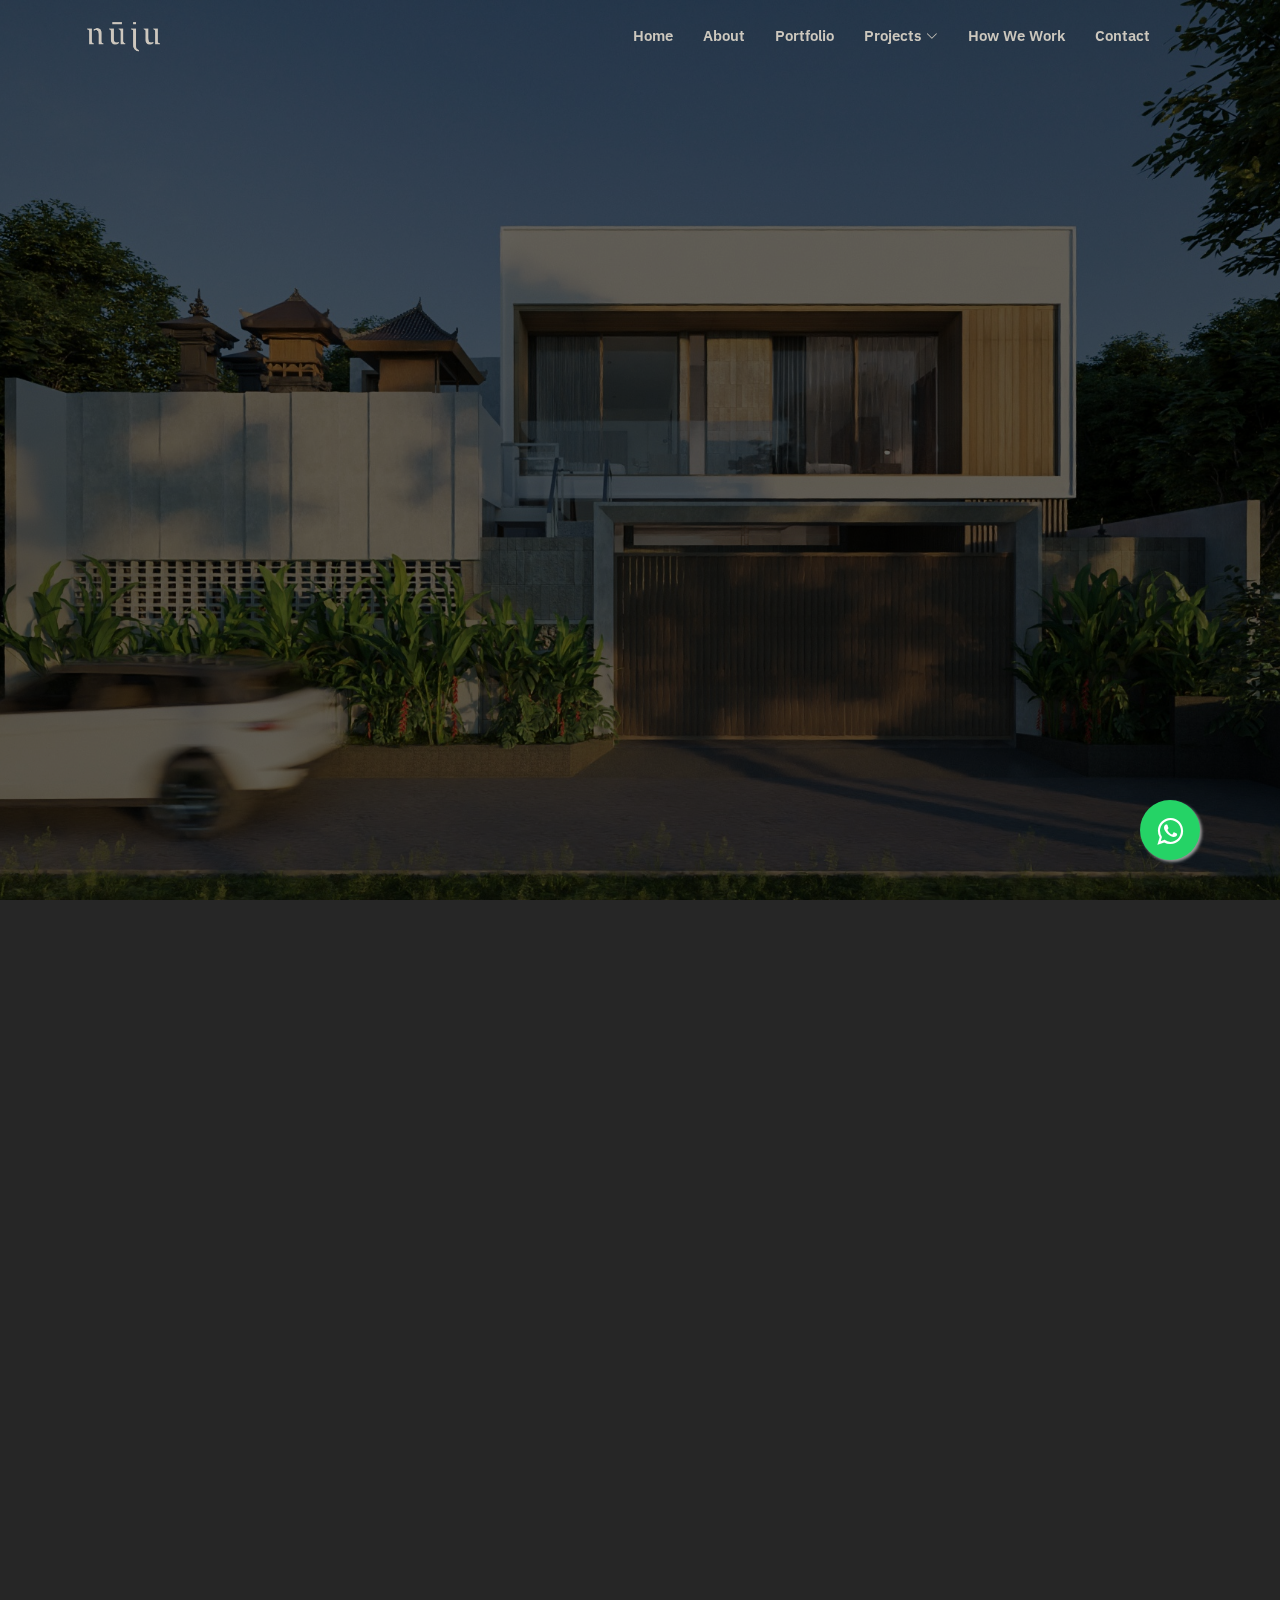
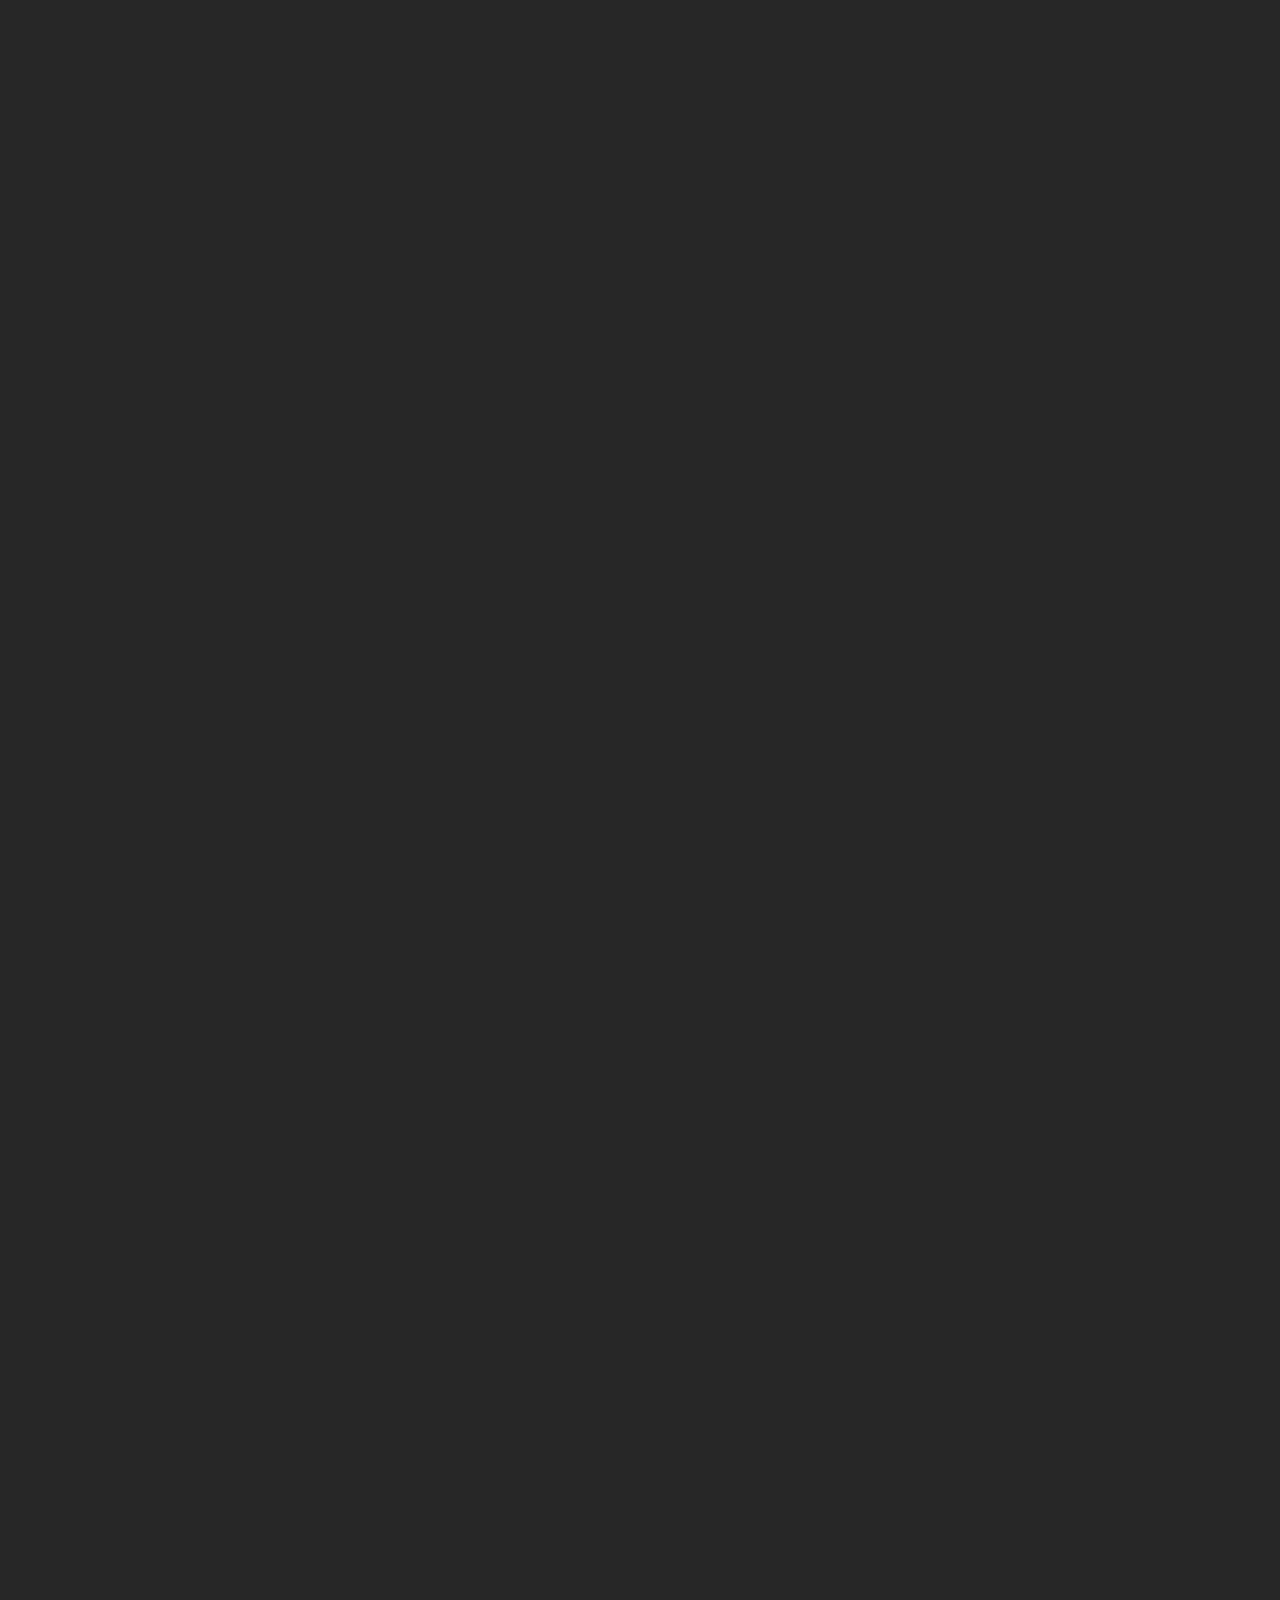
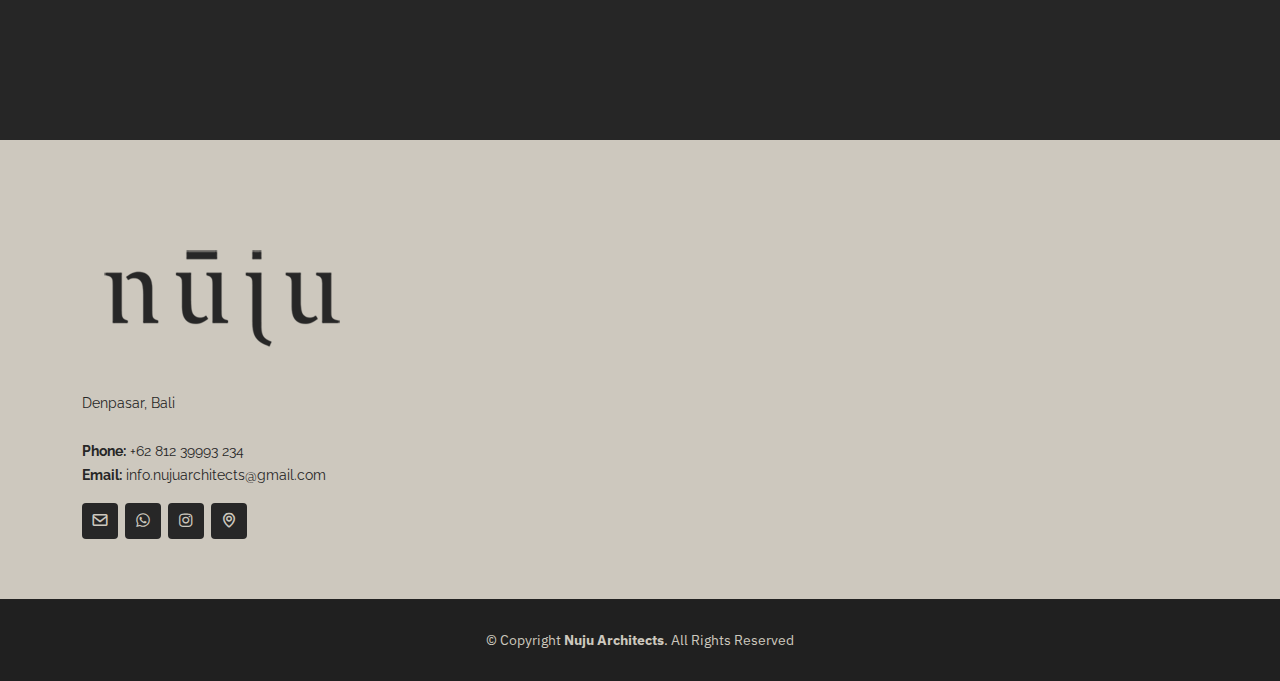
<file: index.html>
<!DOCTYPE html>
<html lang="en">

<head>
  <meta charset="utf-8" />
  <meta content="width=device-width, initial-scale=1.0" name="viewport" />

  <title>Nuju Architects</title>
  <meta content="" name="description" />
  <meta content="" name="keywords" />

  <!-- Favicons -->
  <link href="assets/img/favicon.png" rel="icon" />
  <link href="assets/img/apple-touch-icon.png" rel="apple-touch-icon" />

  <!-- Google Fonts -->
  <link rel="preconnect" href="https://fonts.googleapis.com" />
  <link rel="preconnect" href="https://fonts.gstatic.com" crossorigin />
  <link
    href="https://fonts.googleapis.com/css2?family=IBM+Plex+Sans:ital,wght@0,100;0,200;0,300;0,400;0,500;0,600;0,700;1,100;1,200;1,300;1,400;1,500;1,600;1,700&display=swap"
    rel="stylesheet" />
  <link
    href="https://fonts.googleapis.com/css?family=Open+Sans:300,300i,400,400i,600,600i,700,700i|Raleway:300,300i,400,400i,500,500i,600,600i,700,700i|Poppins:300,300i,400,400i,500,500i,600,600i,700,700i"
    rel="stylesheet" />

  <!-- Vendor CSS Files -->
  <link href="assets/vendor/aos/aos.css" rel="stylesheet" />
  <link href="assets/vendor/bootstrap/css/bootstrap.min.css" rel="stylesheet" />
  <link href="assets/vendor/bootstrap-icons/bootstrap-icons.css" rel="stylesheet" />
  <link href="assets/vendor/boxicons/css/boxicons.min.css" rel="stylesheet" />
  <link href="assets/vendor/glightbox/css/glightbox.min.css" rel="stylesheet" />
  <link href="assets/vendor/remixicon/remixicon.css" rel="stylesheet" />
  <link href="assets/vendor/swiper/swiper-bundle.min.css" rel="stylesheet" />

  <!-- Wa float -->
  <link rel="stylesheet" href="https://maxcdn.bootstrapcdn.com/font-awesome/4.5.0/css/font-awesome.min.css">
  <a href="https://wa.me/081239993234" class="float" target="_blank">
    <i class="fa fa-whatsapp my-float"></i>
  </a>

  <!-- Template Main CSS File -->
  <link href="assets/css/style.css" rel="stylesheet" />
</head>

<body>
  <!-- ======= Header ======= -->
  <header id="header" class="fixed-top">
    <div class="container d-flex align-items-center justify-content-lg-between">
      <h1 class="logo me-auto me-lg-0">
        <a href="index.html" class="logo me-auto me-lg-0"><img src="assets/img/nuju-logo.png" alt=""
            class="img-fluid" /></a>
      </h1>

      <nav id="navbar" class="navbar order-last order-lg-0 pe-5">
        <ul>
          <li><a class="nav-link scrollto active" href="#hero">Home</a></li>
          <li><a class="nav-link scrollto" href="#about">About</a></li>
          <a class="nav-link scrollto" href="#portfolio">Portfolio</a>
          </li>
          <li class="dropdown"><a href="#"><span>Projects</span> <i class="bi bi-chevron-down"></i></a>
            <ul>
              <li><a href="agus-house.html" target="_blank">Agus JB House</a></li>
              <li><a href="intan-house.html" target="_blank">Intan House</a></li>
              <li><a href="double-u-wine.html" target="_blank">Double U Wine Store</a></li>
              <li><a href="tukad-batanghari.html" target="_blank">Interior Bedroom - T Putra</a></li>
              <li><a href="jimmy-butcher.html" target="_blank">Jimmy Butcher Store</a></li>
              <li><a href="master-punggul.html" target="_blank">Masterplan Punggul</a></li>
              <li><a href="sayembara-mitra10.html" target="_blank">Rumah Hawa</a></li>
              <li><a href="type-72-80.html" target="_blank">80 House</a></li>
              <li><a href="villa-elvi.html" target="_blank">Villa Mumbul</a></li>
              <li><a href="villa-ami.html" target="_blank">Villa Ami</a></li>
              <li><a href="widana-house.html" target="_blank">W House</a></li>
            </ul>
          </li>
          <li><a class="nav-link scrollto" href="howwework.html">How We Work</a></li>
          <li><a class="nav-link scrollto" href="#contact">Contact</a></li>
        </ul>
        <i class="bi bi-list mobile-nav-toggle"></i>
      </nav>
      <!-- .navbar -->
    </div>
  </header>
  <!-- End Header -->

  <!-- ======= Hero Section ======= -->
  <section id="hero" class="d-flex align-items-center justify-content-center">
    <div class="container" data-aos="fade-up">
      <div class="row justify-content-center" data-aos="fade-up" data-aos-delay="150">
        <div class="col-xl-6 col-lg-8">
          <!-- <a href="index.html" class="logo me-auto me-lg-0"><img src="assets/img/nuju-logo-full.png" alt=""
              class="img-fluid" /></a> -->
        </div>
      </div>
    </div>
  </section>
  <!-- End Hero -->

  <main id="main">
    <!-- ======= About Section ======= -->
    <section id="about" class="about">
      <div class="container" data-aos="fade-up">
        <div class="row">
          <!-- <div class="col-lg-6 order-1 order-lg-2" data-aos="zoom-in" data-aos-delay="100">
            <div class="about-img">
              <img src="assets/img/about.jpg" alt="" />
            </div>
          </div> -->
          <div class="col-lg pt-4 pt-lg-0 order-2 order-lg-1 content">
            <div class="section-title">
              <h2>About</h2>
              <p>About Us</p>
            </div>
            <p style="text-align: justify;">
              Nuju Architects is an architect and interior design company in Bali that provides a wide range of services for you who are planning to build your property in Bali. 
              ‘Nuju’ is a Balinese term to show that between space and time, there are moments of life that must be enjoyed. Nuju Architect tries to provide comfort personalized living in space designs that keep your best moment in everyday life. 
              We are committed to creating spaces that are not only aesthetically stunning, but also meet the functional and emotional needs of our clients. Can’t wait to meet you, to help realize your dream space!
            </p>
          </div>
        </div>
      </div>
    </section>
    <!-- End About Section -->

    <!-- ======= Portfolio Section ======= -->
    <section id="portfolio" class="portfolio">
      <div class="container" data-aos="fade-up">
        <div class="section-title">
          <h2>Portfolio</h2>
          <p>Check our Portfolio</p>
        </div>

        <div class="row" data-aos="fade-up" data-aos-delay="100">
          <div class="col-lg-12 d-flex justify-content-center">
            <ul id="portfolio-flters">
              <li data-filter="*" class="filter-active">All</li>
              <li data-filter=".filter-home">Home</li>
              <li data-filter=".filter-villa">Villa</li>
              <!-- <li data-filter=".filter-commercial">Store</li> -->
              <li data-filter=".filter-commercial">Commercial</li>
              <!-- <li data-filter=".filter-commercial">Bar</li>
              <li data-filter=".filter-office">Office</li> -->
            </ul>
          </div>
        </div>

        <div class="row portfolio-container" data-aos="fade-up" data-aos-delay="200">

          <div class="col-lg-4 col-md-6 portfolio-item filter-home">
            <div class="portfolio-wrap">
              <img src="assets/img/portfolio/portfolio-2.jpg" class="img-fluid" alt="" />
              <div class="portfolio-info">
                <h4>W House</h4>
                <p>Home</p>
                <div class="portfolio-links">
                  <a href="assets/img/portfolio/portfolio-2.jpg" data-gallery="portfolioGallery"
                    class="portfolio-lightbox" title="W House"><i class="bx bx-zoom-in"></i></a>
                  <a href="/widana-house.html" target="_blank" title="More Details"><i class="bx bx-link"></i></a>
                </div>
              </div>
            </div>
          </div>

          
          <div class="col-lg-4 col-md-6 portfolio-item filter-commercial">
            <div class="portfolio-wrap">
              <img src="assets/img/portfolio/portfolio-7.jpg" class="img-fluid" alt="" />
              <div class="portfolio-info">
                <h4>Jimmy Butcher Store</h4>
                <p>Store</p>
                <div class="portfolio-links">
                  <a href="assets/img/portfolio/portfolio-7.jpg" data-gallery="portfolioGallery"
                    class="portfolio-lightbox" title="Jimmy Butcher Store"><i
                      class="bx bx-zoom-in"></i></a>
                  <a href="/jimmy-butcher.html" target="_blank" title="More Details"><i class="bx bx-link"></i></a>
                </div>
              </div>
            </div>
          </div>

          <div class="col-lg-4 col-md-6 portfolio-item filter-home">
            <div class="portfolio-wrap">
              <img src="assets/img/portfolio/portfolio-5.jpg" class="img-fluid" alt="" />
              <div class="portfolio-info">
                <h4>
                  Rumah Hawa</h4>
                <p>Home</p>
                <div class="portfolio-links">
                  <a href="assets/img/portfolio/portfolio-5.jpg" data-gallery="portfolioGallery"
                    class="portfolio-lightbox" title="Rumah Hawa"><i class="bx bx-zoom-in"></i></a>
                  <a href="/sayembara-mitra10.html" target="_blank" title="More Details"><i class="bx bx-link"></i></a>
                </div>
              </div>
            </div>
          </div>
          
          <div class="col-lg-4 col-md-6 portfolio-item filter-home">
            <div class="portfolio-wrap">
              <img src="assets/img/portfolio/portfolio-3.jpg" class="img-fluid" alt="" />
              <div class="portfolio-info">
                <h4>
                  80 House</h4>
                <p>Home</p>
                <div class="portfolio-links">
                  <a href="assets/img/portfolio/portfolio-3.jpg" data-gallery="portfolioGallery"
                    class="portfolio-lightbox" title="80 House"><i class="bx bx-zoom-in"></i></a>
                  <a href="/type-72-80.html" target="_blank" title="More Details"><i class="bx bx-link"></i></a>
                </div>
              </div>
            </div>
          </div>

          <div class="col-lg-4 col-md-6 portfolio-item filter-home">
            <div class="portfolio-wrap">
              <img src="assets/img/portfolio/portfolio-8x.jpg" class="img-fluid" alt="" />
              <div class="portfolio-info">
                <h4>
                  Interior Bedroom - T Putra</h4>
                <p>Home</p>
                <div class="portfolio-links">
                  <a href="assets/img/portfolio/portfolio-8.jpg" data-gallery="portfolioGallery"
                    class="portfolio-lightbox" title="Interior Bedroom - T Putra"><i
                      class="bx bx-zoom-in"></i></a>
                  <a href="/tukad-batanghari.html" target="_blank" title="More Details"><i class="bx bx-link"></i></a>
                </div>
              </div>
            </div>
          </div>

          <div class="col-lg-4 col-md-6 portfolio-item filter-commercial">
            <div class="portfolio-wrap">
              <img src="assets/img/portfolio/portfolio-10.jpg" class="img-fluid" alt="" />
              <div class="portfolio-info">
                <h4>Double U Wine Store</h4>
                <p>Bar</p>
                <div class="portfolio-links">
                  <a href="assets/img/portfolio/portfolio-10.jpg" data-gallery="portfolioGallery"
                    class="portfolio-lightbox" title="Double U Wine Store"><i class="bx bx-zoom-in"></i></a>
                  <a href="/double-u-wine.html" target="_blank" title="More Details"><i class="bx bx-link"></i></a>
                </div>
              </div>
            </div>
          </div>
          

          <div class="col-lg-4 col-md-6 portfolio-item filter-villa">
            <div class="portfolio-wrap">
              <img src="assets/img/portfolio/portfolio-9.jpg" class="img-fluid" alt="" />
              <div class="portfolio-info">
                <h4>
                  Villa Ami</h4>
                <p>Villa</p>
                <div class="portfolio-links">
                  <a href="assets/img/portfolio/portfolio-9.jpg" data-gallery="portfolioGallery"
                    class="portfolio-lightbox" title="Villa Ami"><i class="bx bx-zoom-in"></i></a>
                  <a href="/villa-ami.html" target="_blank" title="More Details"><i class="bx bx-link"></i></a>
                </div>
              </div>
            </div>
          </div>
          
          <div class="col-lg-4 col-md-6 portfolio-item filter-home">
            <div class="portfolio-wrap">
              <img src="assets/img/portfolio/portfolio-4.jpg" class="img-fluid" alt="" />
              <div class="portfolio-info">
                <h4>
                  Intan House</h4>
                <p>Home</p>
                <div class="portfolio-links">
                  <a href="assets/img/portfolio/portfolio-4.jpg" data-gallery="portfolioGallery"
                    class="portfolio-lightbox" title="Intan House"><i class="bx bx-zoom-in"></i></a>
                  <a href="/intan-house.html" target="_blank" title="More Details"><i class="bx bx-link"></i></a>
                </div>
              </div>
            </div>
          </div>

          <div class="col-lg-4 col-md-6 portfolio-item filter-villa">
            <div class="portfolio-wrap">
              <img src="assets/img/portfolio/portfolio-9x.jpg" class="img-fluid" alt="" />
              <div class="portfolio-info">
                <h4>
                  Villa Ami</h4>
                <p>Villa</p>
                <div class="portfolio-links">
                  <a href="assets/img/portfolio/portfolio-9.jpg" data-gallery="portfolioGallery"
                    class="portfolio-lightbox" title="Villa Ami"><i class="bx bx-zoom-in"></i></a>
                  <a href="/villa-ami.html" target="_blank" title="More Details"><i class="bx bx-link"></i></a>
                </div>
              </div>
            </div>
          </div>

          <div class="col-lg-4 col-md-6 portfolio-item filter-home">
            <div class="portfolio-wrap">
              <img src="assets/img/portfolio/portfolio-8.jpg" class="img-fluid" alt="" />
              <div class="portfolio-info">
                <h4>
                  Villa Tuka</h4>
                <p>Home</p>
                <div class="portfolio-links">
                  <a href="assets/img/portfolio/portfolio-8.jpg" data-gallery="portfolioGallery"
                    class="portfolio-lightbox" title=" Villa Tuka"><i
                      class="bx bx-zoom-in"></i></a>
                  <a href="#" target="_blank" title="More Details"><i class="bx bx-link"></i></a>
                </div>
              </div>
            </div>
          </div>
          
          <div class="col-lg-4 col-md-6 portfolio-item filter-home">
            <div class="portfolio-wrap">
              <img src="assets/img/portfolio/portfolio-6.jpg" class="img-fluid" alt="" />
              <div class="portfolio-info">
                <h4>Agus JB House</h4>
                <p>Home</p>
                <div class="portfolio-links">
                  <a href="assets/img/portfolio/portfolio-6.jpg" data-gallery="portfolioGallery"
                    class="portfolio-lightbox" title="Agus JB House"><i class="bx bx-zoom-in"></i></a>
                  <a href="/agus-house.html" target="_blank" title="More Details"><i class="bx bx-link"></i></a>
                </div>
              </div>
            </div>
          </div>


          <div class="col-lg-4 col-md-6 portfolio-item filter-villa">
            <div class="portfolio-wrap">
              <img src="assets/img/portfolio/portfolio-1.jpg" class="img-fluid" alt="" />
              <div class="portfolio-info">
                <h4>Villa Mumbul</h4>
                <p>Villa</p>
                <div class="portfolio-links">
                  <a href="assets/img/portfolio/portfolio-1.jpg" data-gallery="portfolioGallery"
                    class="portfolio-lightbox" title="Villa Mumbul"><i class="bx bx-zoom-in"></i></a>
                  <a href="/villa-elvi.html" target="_blank" title="More Details"><i class="bx bx-link"></i></a>
                </div>
              </div>
            </div>
          </div>

          <!-- <div class="col-lg-4 col-md-6 portfolio-item filter-office">
            <div class="portfolio-wrap">
              <img src="assets/img/portfolio/portfolio-11.jpg" class="img-fluid" alt="" />
              <div class="portfolio-info">
                <h4>Masterplan Punggul</h4>
                <p>Office</p>
                <div class="portfolio-links">
                  <a href="assets/img/portfolio/portfolio-11.jpg" data-gallery="portfolioGallery"
                    class="portfolio-lightbox" title="Masterplan Punggul"><i class="bx bx-zoom-in"></i></a>
                  <a href="/master-punggul.html" target="_blank" title="More Details"><i class="bx bx-link"></i></a>
                </div>
              </div>
            </div>
          </div> -->

        </div>
      </div>
    </section>
    <div>
      <!-- <div data-mc-src="b44eac5d-e195-4351-af0d-4f8c483fe2fc#instagram"></div>
              
      <script 
        src="https://cdn2.woxo.tech/a.js#658e99a5435a9a2183c637eb" 
        async data-usrc>
      </script> -->
    </div>
    <!-- End Portfolio Section -->

    <!-- ======= Contact Section ======= -->
    <section id="contact" class="counts">
      <div class="container" data-aos="fade-up">
        <div class="row no-gutters">
          <!-- <div class="image col-xl-5 d-flex align-items-stretch justify-content-center justify-content-lg-start"
            data-aos="fade-right" data-aos-delay="100"></div> -->
          <div class="col-xl ps-4 ps-lg-5 pe-4 pe-lg-1 d-flex align-items-stretch" data-aos="fade-left"
            data-aos-delay="100">
            <div class="content d-flex flex-column justify-content-center">
              <div class="section-title">
                <h2>Contact & Social Media</h2>
                <p>Our Contact & Social Media</p>
              </div>

              <p>
                Connect with us on social media to stay updated with the latest news, events, and insights.
                For inquiries or assistance, reach out to us through our contact channels <br> we're here to help!
              </p><br>
              <div class="row">
                <div class="col-md-6 d-md-flex align-items-md-stretch">
                  <a href="mailto:info.nujuarchitects@gmail.com" target="_blank">
                    <div class="count-box">
                      <i class="bx bx-envelope"></i>
                      <span>info.nujuarchitects@gmail.com</span>
                    </div>
                  </a>
                </div>

                <div class="col-md-6 d-md-flex align-items-md-stretch">
                  <a href="https://wa.me/081239993234" target="_blank">
                    <div class="count-box">
                      <i class="bx bxl-whatsapp"></i>
                      <span>+62 812 39993 234</span>
                    </div>
                  </a>
                </div>

                <div class="col-md-6 d-md-flex align-items-md-stretch">
                  <a href="https://www.instagram.com/nuju.architects" target="_blank">
                    <div class="count-box">
                      <i class="bx bxl-instagram"></i>
                      <span>nuju.architects</span>
                    </div>
                  </a>
                </div>

                <div class="col-md-6 d-md-flex align-items-md-stretch">
                  <a href="https://www.google.com/maps/place/Denpasar,+Kota+Denpasar,+Bali/@-8.6725048,115.1418723,12z/data=!3m1!4b1!4m6!3m5!1s0x2dd2409b0e5e80db:0xe27334e8ccb9374a!8m2!3d-8.6704582!4d115.2126293!16zL20vMDJuYmgx?entry=ttu"
                    target="_blank">
                    <div class="count-box">
                      <i class="bx bx-map"></i>
                      <span>Denpasar, Bali</span>
                    </div>
                  </a>
                </div>

              </div>
            </div>
            <!-- End .content-->
          </div>
        </div>
      </div>
    </section>
    <!-- End Contact Section -->

    <!-- ======= Footer ======= -->
    <footer id="footer">
      <div class="footer-top">
        <div class="container">
          <div class="row">
            <div class="col-lg-4 col-md-6">
              <div class="footer-info">
                <img src="assets/img/nuju-logo-alt.png" alt="" class="img-fluid" />
                <p>
                  Denpasar, Bali<br /><br />
                  <strong>Phone:</strong> +62 812 39993 234<br />
                  <strong>Email:</strong> info.nujuarchitects@gmail.com<br />
                </p>
                <div class="social-links mt-3">
                  <a href="mailto:info.nujuarchitects@gmail.com" target="_blank" class="gmail"><i
                      class="bx bx-envelope"></i></a>
                  <a href="https://wa.me/081239993234" target="_blank" class="whatsapp"><i
                      class="bx bxl-whatsapp"></i></a>
                  <a href="https://www.instagram.com/nuju.architects" target="_blank" class="instagram"><i
                      class="bx bxl-instagram"></i></a>
                  <a href="https://www.google.com/maps/place/Denpasar,+Kota+Denpasar,+Bali/@-8.6725048,115.1418723,12z/data=!3m1!4b1!4m6!3m5!1s0x2dd2409b0e5e80db:0xe27334e8ccb9374a!8m2!3d-8.6704582!4d115.2126293!16zL20vMDJuYmgx?entry=ttu"
                    target="_blank" class="map"><i class="bx bx-map"></i></a>
                </div>
              </div>
            </div>

            <!-- <div class="col-lg-2 col-md-6 footer-links">
              <h4>Site Map</h4>
              <ul>
                <li>
                  <i class="bx bx-chevron-right"></i> <a href="#" class="scrollto">Home</a>
                </li>
                <li>
                  <i class="bx bx-chevron-right"></i> <a href="#about" class="scrollto">About us</a>
                </li>
                <li>
                  <i class="bx bx-chevron-right"></i> <a href="#portfolio" class="scrollto">Portfolio</a>
                </li>
                <li>
                  <i class="bx bx-chevron-right"></i>
                  <a href="#contact" class="scrollto">Contact</a>
                </li>
              </ul>
            </div>

            <div class="col-lg-3 col-md-6 footer-links">
              <h4>Our Projects</h4>
              <ul>
                <li>
                  <i class="bx bx-chevron-right"></i>
                  <a href="agus-house.html" target="_blank">Agus JB House</a>
                </li>
                <li>
                  <i class="bx bx-chevron-right"></i>
                  <a href="intan-house.html" target="_blank">Intan House</a>
                </li>
                <li>
                  <i class="bx bx-chevron-right"></i>
                  <a href="double-u-wine.html" target="_blank">Double U Wine Store</a>
                </li>
                <li>
                  <i class="bx bx-chevron-right"></i>
                  <a href="tukad-batanghari.html" target="_blank">Interior Bedroom - T Putra</a>
                </li>
                <li>
                  <i class="bx bx-chevron-right"></i>
                  <a href="jimmy-butcher.html" target="_blank">Jimmy Butcher Store</a>
                </li>
                </li>
                <li>
                  <i class="bx bx-chevron-right"></i>
                  <a href="master-punggul.html" target="_blank">Masterplan Punggul</a>
                </li>
                </li>
              </ul>
            </div>

            <div class="col-lg-3 col-md-6 footer-links">
              <h4>Our Projects</h4>
              <ul>
                <li>
                  <i class="bx bx-chevron-right"></i>
                  <a href="sayembara-mitra10.html" target="_blank">Rumah Hawa</a>
                </li>
                </li>
                <li>
                  <i class="bx bx-chevron-right"></i>
                  <a href="type-72-80.html" target="_blank">80 House</a>
                </li>
                </li>
                <li>
                  <i class="bx bx-chevron-right"></i>
                  <a href="villa-elvi.html" target="_blank">Villa Mumbul</a>
                </li>
                </li>
                <li>
                  <i class="bx bx-chevron-right"></i>
                  <a href="villa-ami.html" target="_blank">Villa Ami</a>
                </li>
                </li>
                <li>
                  <i class="bx bx-chevron-right"></i>
                  <a href="widana-house.html" target="_blank">W House</a>
                </li>
              </ul>
            </div> -->
          </div>
        </div>
      </div>

      <div class="container">
        <div class="copyright">
          &copy; Copyright <strong><span>Nuju Architects</span></strong>. All Rights Reserved
        </div>
      </div>
    </footer>
    <!-- End Footer -->

    <div id="preloader"></div>
    <a href="#" class="back-to-top d-flex align-items-center justify-content-center"><i
        class="bi bi-arrow-up-short"></i></a>

    <!-- Vendor JS Files -->
    <script src="assets/vendor/purecounter/purecounter_vanilla.js"></script>
    <script src="assets/vendor/aos/aos.js"></script>
    <script src="assets/vendor/bootstrap/js/bootstrap.bundle.min.js"></script>
    <script src="assets/vendor/glightbox/js/glightbox.min.js"></script>
    <script src="assets/vendor/isotope-layout/isotope.pkgd.min.js"></script>
    <script src="assets/vendor/swiper/swiper-bundle.min.js"></script>
    <script src="assets/vendor/php-email-form/validate.js"></script>

    <!-- Template Main JS File -->
    <script src="assets/js/main.js"></script>
</body>

</html>
</file>
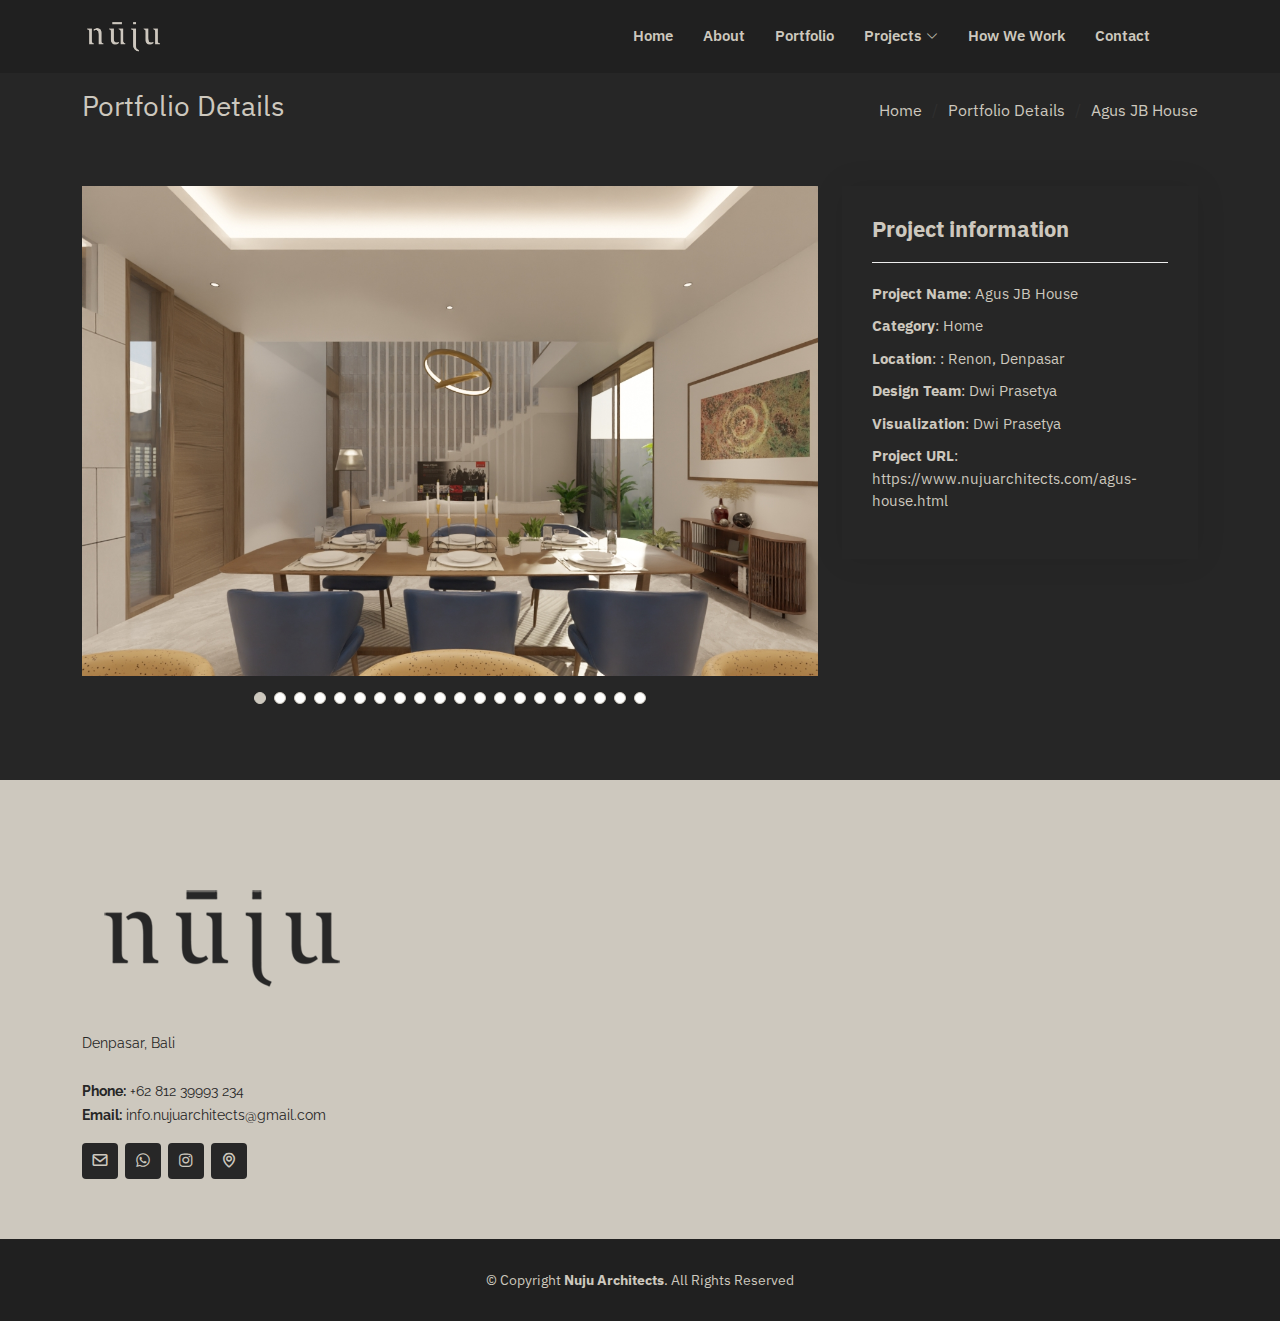
<file: agus-house.html>
<!DOCTYPE html>
<html lang="en">

<head>
  <meta charset="utf-8" />
  <meta content="width=device-width, initial-scale=1.0" name="viewport" />

  <title>Nuju Architects</title>
  <meta content="" name="description" />
  <meta content="" name="keywords" />

  <!-- Favicons -->
  <link href="assets/img/favicon.png" rel="icon" />
  <link href="assets/img/apple-touch-icon.png" rel="apple-touch-icon" />

  <!-- Google Fonts -->
  <link rel="preconnect" href="https://fonts.googleapis.com" />
  <link rel="preconnect" href="https://fonts.gstatic.com" crossorigin />
  <link
    href="https://fonts.googleapis.com/css2?family=IBM+Plex+Sans:ital,wght@0,100;0,200;0,300;0,400;0,500;0,600;0,700;1,100;1,200;1,300;1,400;1,500;1,600;1,700&display=swap"
    rel="stylesheet" />
  <link
    href="https://fonts.googleapis.com/css?family=Open+Sans:300,300i,400,400i,600,600i,700,700i|Raleway:300,300i,400,400i,500,500i,600,600i,700,700i|Poppins:300,300i,400,400i,500,500i,600,600i,700,700i"
    rel="stylesheet" />

  <!-- Vendor CSS Files -->
  <link href="assets/vendor/aos/aos.css" rel="stylesheet" />
  <link href="assets/vendor/bootstrap/css/bootstrap.min.css" rel="stylesheet" />
  <link href="assets/vendor/bootstrap-icons/bootstrap-icons.css" rel="stylesheet" />
  <link href="assets/vendor/boxicons/css/boxicons.min.css" rel="stylesheet" />
  <link href="assets/vendor/glightbox/css/glightbox.min.css" rel="stylesheet" />
  <link href="assets/vendor/remixicon/remixicon.css" rel="stylesheet" />
  <link href="assets/vendor/swiper/swiper-bundle.min.css" rel="stylesheet" />

  <!-- Template Main CSS File -->
  <link href="assets/css/style.css" rel="stylesheet" />
</head>

<body>

  <!-- ======= Header ======= -->
  <header id="header" class="fixed-top header-inner-pages">
    <div class="container d-flex align-items-center justify-content-lg-between">

      <h1 class="logo me-auto me-lg-0">
        <a href="index.html" class="logo me-auto me-lg-0"><img src="assets/img/nuju-logo.png" alt=""
            class="img-fluid" /></a>
      </h1>

<nav id="navbar" class="navbar order-last order-lg-0 pe-5">
        <ul>
         <li><a class="nav-link scrollto" href="/#hero">Home</a></li>
         <li><a class="nav-link scrollto" href="/#about">About</a></li>
         <a class="nav-link scrollto" href="/#portfolio">Portfolio</a>
        </li>
        <li class="dropdown"><a href="#"><span>Projects</span> <i class="bi bi-chevron-down"></i></a>
          <ul>
            <li><a href="agus-house.html" target="_blank">Agus JB House</a></li>
              <li><a href="intan-house.html" target="_blank">Intan House</a></li>
              <li><a href="double-u-wine.html" target="_blank">Double U Wine Store</a></li>
              <li><a href="tukad-batanghari.html" target="_blank">Interior Bedroom - T Putra</a></li>
              <li><a href="jimmy-butcher.html" target="_blank">Jimmy Butcher Store</a></li>
              <li><a href="master-punggul.html" target="_blank">Masterplan Punggul</a></li>
              <li><a href="sayembara-mitra10.html" target="_blank">Rumah Hawa</a></li>
              <li><a href="type-72-80.html" target="_blank">80 House</a></li>
              <li><a href="villa-elvi.html" target="_blank">Villa Mumbul</a></li>
              <li><a href="villa-ami.html" target="_blank">Villa Ami</a></li>
              <li><a href="widana-house.html" target="_blank">W House</a></li>
            </ul>
          </li>
          <li><a class="nav-link scrollto" href="howwework.html">How We Work</a></li>
          <li><a class="nav-link scrollto" href="/#contact">Contact</a></li>
        </ul>
        <i class="bi bi-list mobile-nav-toggle"></i>
      </nav>
      <!-- .navbar -->

    </div>
  </header><!-- End Header -->

  <main id="main">

    <!-- ======= Breadcrumbs ======= -->
    <section id="breadcrumbs" class="breadcrumbs">
      <div class="container">

        <div class="d-flex justify-content-between align-items-center">
          <h2>Portfolio Details</h2>
          <ol>
            <li><a href="index.html">Home</a></li>
            <li>Portfolio Details</li>
            <li>Agus JB House</li>
          </ol>
        </div>

      </div>
    </section><!-- End Breadcrumbs -->

    <!-- ======= Portfolio Details Section ======= -->
    <section id="portfolio-details" class="portfolio-details">
      <div class="container">

        <div class="row gy-4">

          <div class="col-lg-8">
            <div class="portfolio-details-slider swiper">
              <div class="swiper-wrapper align-items-center">

                <div class="swiper-slide">
                  <img src="assets/img/project/agus-house/1.jpg" alt="">
                </div>

                <div class="swiper-slide">
                  <img src="assets/img/project/agus-house/2.jpg" alt="">
                </div>

                <div class="swiper-slide">
                  <img src="assets/img/project/agus-house/3.jpg" alt="">
                </div>

                <div class="swiper-slide">
                  <img src="assets/img/project/agus-house/4.jpg" alt="">
                </div>

                <div class="swiper-slide">
                  <img src="assets/img/project/agus-house/5.jpg" alt="">
                </div>

                <div class="swiper-slide">
                  <img src="assets/img/project/agus-house/6.jpg" alt="">
                </div>

                <div class="swiper-slide">
                  <img src="assets/img/project/agus-house/7.jpg" alt="">
                </div>

                <div class="swiper-slide">
                  <img src="assets/img/project/agus-house/8.jpg" alt="">
                </div>

                <div class="swiper-slide">
                  <img src="assets/img/project/agus-house/9.jpg" alt="">
                </div>

                <div class="swiper-slide">
                  <img src="assets/img/project/agus-house/10.jpg" alt="">
                </div>

                <div class="swiper-slide">
                  <img src="assets/img/project/agus-house/11.jpg" alt="">
                </div>

                <div class="swiper-slide">
                  <img src="assets/img/project/agus-house/12.jpg" alt="">
                </div>

                <div class="swiper-slide">
                  <img src="assets/img/project/agus-house/13.jpg" alt="">
                </div>

                <div class="swiper-slide">
                  <img src="assets/img/project/agus-house/14.jpg" alt="">
                </div>

                <div class="swiper-slide">
                  <img src="assets/img/project/agus-house/15.jpg" alt="">
                </div>

                <div class="swiper-slide">
                  <img src="assets/img/project/agus-house/16.jpg" alt="">
                </div>

                <div class="swiper-slide">
                  <img src="assets/img/project/agus-house/17.jpg" alt="">
                </div>

                <div class="swiper-slide">
                  <img src="assets/img/project/agus-house/18.jpg" alt="">
                </div>

                <div class="swiper-slide">
                  <img src="assets/img/project/agus-house/19.jpg" alt="">
                </div>

                <div class="swiper-slide">
                  <img src="assets/img/project/agus-house/20.jpg" alt="">
                </div>

              </div>
              <div class="swiper-pagination"></div>
            </div>
          </div>

          <div class="col-lg-4">
            <div class="portfolio-info">
              <h3>Project information</h3>
              <ul>
                <li><strong>Project Name</strong>: Agus JB House</li>
                <li><strong>Category</strong>: Home</li>
                <li><strong>Location</strong>: : Renon, Denpasar </li>
                <li><strong>Design Team</strong>: Dwi Prasetya</li>
                <li><strong>Visualization</strong>: Dwi Prasetya</li>
                <li><strong>Project URL</strong>: <a href="https://www.nujuarchitects.com/agus-house.html">
                    https://www.nujuarchitects.com/agus-house.html
                  </a></li>
              </ul>
            </div>
            <!-- <div class="portfolio-description">
              <h2>This is an example of portfolio detail</h2>
              <p>
                Autem ipsum nam porro corporis rerum. Quis eos dolorem eos itaque inventore commodi labore quia quia. Exercitationem repudiandae officiis neque suscipit non officia eaque itaque enim. Voluptatem officia accusantium nesciunt est omnis tempora consectetur dignissimos. Sequi nulla at esse enim cum deserunt eius.
              </p>
            </div> -->
          </div>

        </div>

      </div>
    </section><!-- End Portfolio Details Section -->

  </main><!-- End #main -->


    <!-- ======= Footer ======= -->
    <footer id="footer">
      <div class="footer-top">
        <div class="container">
          <div class="row">
            <div class="col-lg-4 col-md-6">
              <div class="footer-info">
                <img src="assets/img/nuju-logo-alt.png" alt="" class="img-fluid" />
                <p>
                  Denpasar, Bali<br /><br />
                  <strong>Phone:</strong> +62 812 39993 234<br />
                  <strong>Email:</strong> info.nujuarchitects@gmail.com<br />
                </p>
                <div class="social-links mt-3">
                  <a href="mailto:info.nujuarchitects@gmail.com" target="_blank" class="gmail"><i
                      class="bx bx-envelope"></i></a>
                  <a href="https://wa.me/081239993234" target="_blank" class="whatsapp"><i
                      class="bx bxl-whatsapp"></i></a>
                  <a href="https://www.instagram.com/nuju.architects" target="_blank" class="instagram"><i
                      class="bx bxl-instagram"></i></a>
                  <a href="https://www.google.com/maps/place/Denpasar,+Kota+Denpasar,+Bali/@-8.6725048,115.1418723,12z/data=!3m1!4b1!4m6!3m5!1s0x2dd2409b0e5e80db:0xe27334e8ccb9374a!8m2!3d-8.6704582!4d115.2126293!16zL20vMDJuYmgx?entry=ttu"
                    target="_blank" class="map"><i class="bx bx-map"></i></a>
                </div>
              </div>
            </div>

            <!-- <div class="col-lg-2 col-md-6 footer-links">
              <h4>Site Map</h4>
              <ul>
                <li>
                  <i class="bx bx-chevron-right"></i> <a href="#" class="scrollto">Home</a>
                </li>
                <li>
                  <i class="bx bx-chevron-right"></i> <a href="#about" class="scrollto">About us</a>
                </li>
                <li>
                  <i class="bx bx-chevron-right"></i> <a href="#portfolio" class="scrollto">Portfolio</a>
                </li>
                <li>
                  <i class="bx bx-chevron-right"></i>
                  <a href="#contact" class="scrollto">Contact</a>
                </li>
              </ul>
            </div>

            <div class="col-lg-3 col-md-6 footer-links">
              <h4>Our Projects</h4>
              <ul>
                <li>
                  <i class="bx bx-chevron-right"></i>
                  <a href="agus-house.html" target="_blank">Agus JB House</a>
                </li>
                <li>
                  <i class="bx bx-chevron-right"></i>
                  <a href="intan-house.html" target="_blank">Intan House</a>
                </li>
                <li>
                  <i class="bx bx-chevron-right"></i>
                  <a href="double-u-wine.html" target="_blank">Double U Wine Store</a>
                </li>
                <li>
                  <i class="bx bx-chevron-right"></i>
                  <a href="tukad-batanghari.html" target="_blank">Interior Bedroom - T Putra</a>
                </li>
                <li>
                  <i class="bx bx-chevron-right"></i>
                  <a href="jimmy-butcher.html" target="_blank">Jimmy Butcher Store</a>
                </li>
                </li>
                <li>
                  <i class="bx bx-chevron-right"></i>
                  <a href="master-punggul.html" target="_blank">Masterplan Punggul</a>
                </li>
                </li>
              </ul>
            </div>

            <div class="col-lg-3 col-md-6 footer-links">
              <h4>Our Projects</h4>
              <ul>
                <li>
                  <i class="bx bx-chevron-right"></i>
                  <a href="sayembara-mitra10.html" target="_blank">Rumah Hawa</a>
                </li>
                </li>
                <li>
                  <i class="bx bx-chevron-right"></i>
                  <a href="type-72-80.html" target="_blank">80 House</a>
                </li>
                </li>
                <li>
                  <i class="bx bx-chevron-right"></i>
                  <a href="villa-elvi.html" target="_blank">Villa Mumbul</a>
                </li>
                </li>
                <li>
                  <i class="bx bx-chevron-right"></i>
                  <a href="villa-ami.html" target="_blank">Villa Ami</a>
                </li>
                </li>
                <li>
                  <i class="bx bx-chevron-right"></i>
                  <a href="widana-house.html" target="_blank">W House</a>
                </li>
              </ul>
            </div> -->
          </div>
        </div>
      </div>

      <div class="container">
        <div class="copyright">
          &copy; Copyright <strong><span>Nuju Architects</span></strong>. All Rights Reserved
        </div>
      </div>
    </footer>
    <!-- End Footer -->

  <div id="preloader"></div>
  <a href="#" class="back-to-top d-flex align-items-center justify-content-center"><i
      class="bi bi-arrow-up-short"></i></a>

  <!-- Vendor JS Files -->
  <script src="assets/vendor/purecounter/purecounter_vanilla.js"></script>
  <script src="assets/vendor/aos/aos.js"></script>
  <script src="assets/vendor/bootstrap/js/bootstrap.bundle.min.js"></script>
  <script src="assets/vendor/glightbox/js/glightbox.min.js"></script>
  <script src="assets/vendor/isotope-layout/isotope.pkgd.min.js"></script>
  <script src="assets/vendor/swiper/swiper-bundle.min.js"></script>
  <script src="assets/vendor/php-email-form/validate.js"></script>

  <!-- Template Main JS File -->
  <script src="assets/js/main.js"></script>

</body>

</html>
</file>
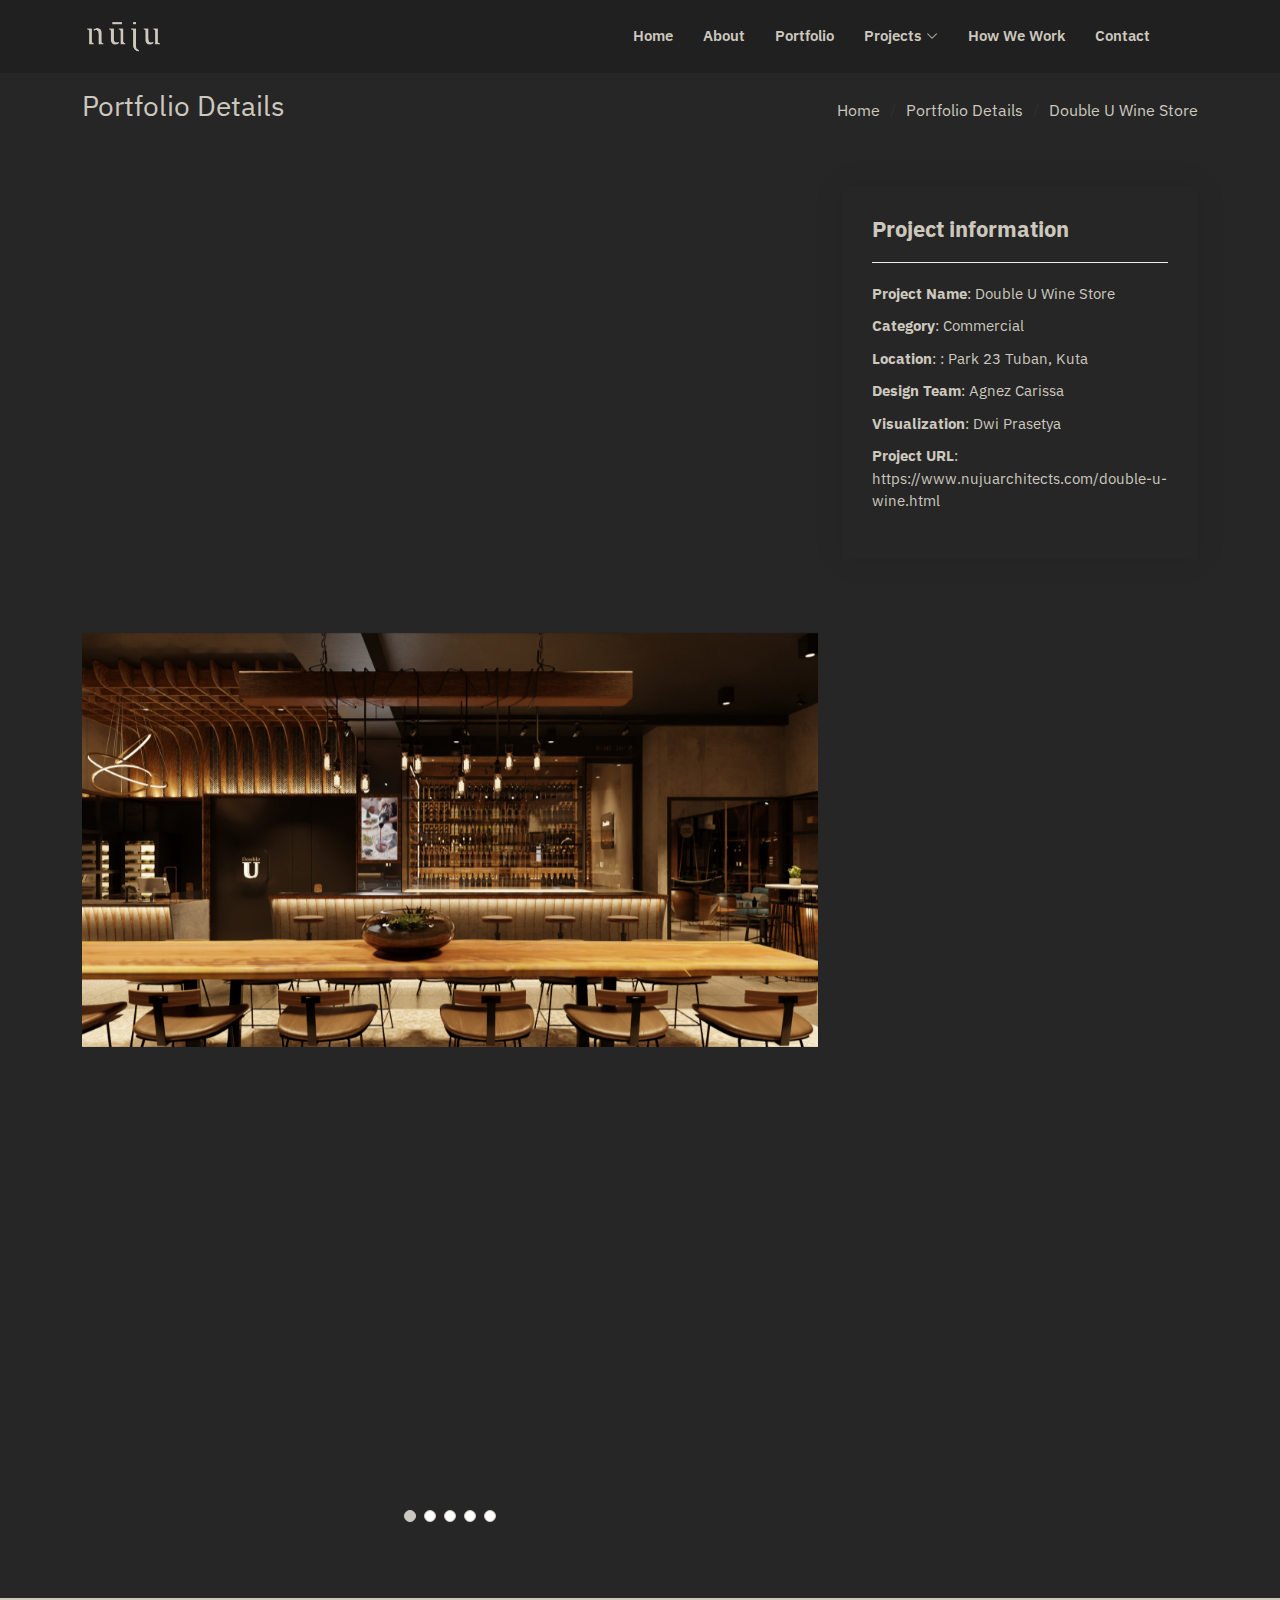
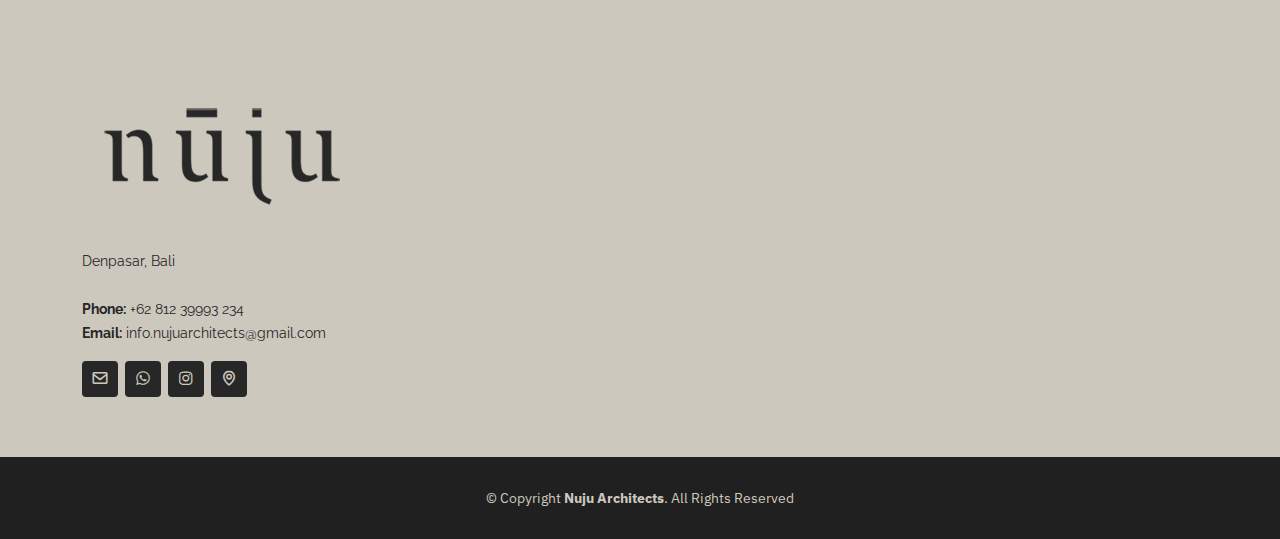
<file: double-u-wine.html>
<!DOCTYPE html>
<html lang="en">

<head>
  <meta charset="utf-8" />
  <meta content="width=device-width, initial-scale=1.0" name="viewport" />

  <title>Nuju Architects</title>
  <meta content="" name="description" />
  <meta content="" name="keywords" />

  <!-- Favicons -->
  <link href="assets/img/favicon.png" rel="icon" />
  <link href="assets/img/apple-touch-icon.png" rel="apple-touch-icon" />

  <!-- Google Fonts -->
  <link rel="preconnect" href="https://fonts.googleapis.com" />
  <link rel="preconnect" href="https://fonts.gstatic.com" crossorigin />
  <link
    href="https://fonts.googleapis.com/css2?family=IBM+Plex+Sans:ital,wght@0,100;0,200;0,300;0,400;0,500;0,600;0,700;1,100;1,200;1,300;1,400;1,500;1,600;1,700&display=swap"
    rel="stylesheet" />
  <link
    href="https://fonts.googleapis.com/css?family=Open+Sans:300,300i,400,400i,600,600i,700,700i|Raleway:300,300i,400,400i,500,500i,600,600i,700,700i|Poppins:300,300i,400,400i,500,500i,600,600i,700,700i"
    rel="stylesheet" />

  <!-- Vendor CSS Files -->
  <link href="assets/vendor/aos/aos.css" rel="stylesheet" />
  <link href="assets/vendor/bootstrap/css/bootstrap.min.css" rel="stylesheet" />
  <link href="assets/vendor/bootstrap-icons/bootstrap-icons.css" rel="stylesheet" />
  <link href="assets/vendor/boxicons/css/boxicons.min.css" rel="stylesheet" />
  <link href="assets/vendor/glightbox/css/glightbox.min.css" rel="stylesheet" />
  <link href="assets/vendor/remixicon/remixicon.css" rel="stylesheet" />
  <link href="assets/vendor/swiper/swiper-bundle.min.css" rel="stylesheet" />

  <!-- Template Main CSS File -->
  <link href="assets/css/style.css" rel="stylesheet" />
</head>

<body>

  <!-- ======= Header ======= -->
  <header id="header" class="fixed-top header-inner-pages">
    <div class="container d-flex align-items-center justify-content-lg-between">

      <h1 class="logo me-auto me-lg-0">
        <a href="index.html" class="logo me-auto me-lg-0"><img src="assets/img/nuju-logo.png" alt=""
            class="img-fluid" /></a>
      </h1>

<nav id="navbar" class="navbar order-last order-lg-0 pe-5">
        <ul>
         <li><a class="nav-link scrollto" href="/#hero">Home</a></li>
         <li><a class="nav-link scrollto" href="/#about">About</a></li>
         <a class="nav-link scrollto" href="/#portfolio">Portfolio</a>
        </li>
        <li class="dropdown"><a href="#"><span>Projects</span> <i class="bi bi-chevron-down"></i></a>
          <ul>
            <li><a href="agus-house.html" target="_blank">Agus JB House</a></li>
              <li><a href="intan-house.html" target="_blank">Intan House</a></li>
              <li><a href="double-u-wine.html" target="_blank">Double U Wine Store</a></li>
              <li><a href="tukad-batanghari.html" target="_blank">Interior Bedroom - T Putra</a></li>
              <li><a href="jimmy-butcher.html" target="_blank">Jimmy Butcher Store</a></li>
              <li><a href="master-punggul.html" target="_blank">Masterplan Punggul</a></li>
              <li><a href="sayembara-mitra10.html" target="_blank">Rumah Hawa</a></li>
              <li><a href="type-72-80.html" target="_blank">80 House</a></li>
              <li><a href="villa-elvi.html" target="_blank">Villa Mumbul</a></li>
              <li><a href="villa-ami.html" target="_blank">Villa Ami</a></li>
              <li><a href="widana-house.html" target="_blank">W House</a></li>
            </ul>
          </li>
          <li><a class="nav-link scrollto" href="howwework.html">How We Work</a></li>
          <li><a class="nav-link scrollto" href="/#contact">Contact</a></li>
        </ul>
        <i class="bi bi-list mobile-nav-toggle"></i>
      </nav>
      <!-- .navbar -->

    </div>
  </header><!-- End Header -->

  <main id="main">

    <!-- ======= Breadcrumbs ======= -->
    <section id="breadcrumbs" class="breadcrumbs">
      <div class="container">

        <div class="d-flex justify-content-between align-items-center">
          <h2>Portfolio Details</h2>
          <ol>
            <li><a href="index.html">Home</a></li>
            <li>Portfolio Details</li>
            <li>Double U Wine Store</li>
          </ol>
        </div>

      </div>
    </section><!-- End Breadcrumbs -->

    <!-- ======= Portfolio Details Section ======= -->
    <section id="portfolio-details" class="portfolio-details">
      <div class="container">

        <div class="row gy-4">

          <div class="col-lg-8">
            <div class="portfolio-details-slider swiper">
              <div class="swiper-wrapper align-items-center">

                <div class="swiper-slide">
                  <img src="assets/img/project/double-u-wine/1.jpg" alt="">
                </div>

                <div class="swiper-slide">
                  <img src="assets/img/project/double-u-wine/2.jpg" alt="">
                </div>

                <div class="swiper-slide">
                  <img src="assets/img/project/double-u-wine/3.jpeg" alt="">
                </div>

                <div class="swiper-slide">
                  <img src="assets/img/project/double-u-wine/4.jpeg" alt="">
                </div>

                <div class="swiper-slide">
                  <img src="assets/img/project/double-u-wine/5.jpeg" alt="">
                </div>

              </div>
              <div class="swiper-pagination"></div>
            </div>
          </div>

          <div class="col-lg-4">
            <div class="portfolio-info">
              <h3>Project information</h3>
              <ul>
                <li><strong>Project Name</strong>: Double U Wine Store</li>
                <li><strong>Category</strong>: Commercial</li>
                <li><strong>Location</strong>: : Park 23 Tuban, Kuta </li>
                <li><strong>Design Team</strong>: Agnez Carissa</li>
                <li><strong>Visualization</strong>: Dwi Prasetya</li>
                <li><strong>Project URL</strong>: <a href="https://www.nujuarchitects.com/double-u-wine.html">
                    https://www.nujuarchitects.com/double-u-wine.html
                  </a></li>
              </ul>
            </div>
            <!-- <div class="portfolio-description">
              <h2>This is an example of portfolio detail</h2>
              <p>
                Autem ipsum nam porro corporis rerum. Quis eos dolorem eos itaque inventore commodi labore quia quia. Exercitationem repudiandae officiis neque suscipit non officia eaque itaque enim. Voluptatem officia accusantium nesciunt est omnis tempora consectetur dignissimos. Sequi nulla at esse enim cum deserunt eius.
              </p>
            </div> -->
          </div>

        </div>

      </div>
    </section><!-- End Portfolio Details Section -->

  </main><!-- End #main -->


    <!-- ======= Footer ======= -->
    <footer id="footer">
      <div class="footer-top">
        <div class="container">
          <div class="row">
            <div class="col-lg-4 col-md-6">
              <div class="footer-info">
                <img src="assets/img/nuju-logo-alt.png" alt="" class="img-fluid" />
                <p>
                  Denpasar, Bali<br /><br />
                  <strong>Phone:</strong> +62 812 39993 234<br />
                  <strong>Email:</strong> info.nujuarchitects@gmail.com<br />
                </p>
                <div class="social-links mt-3">
                  <a href="mailto:info.nujuarchitects@gmail.com" target="_blank" class="gmail"><i
                      class="bx bx-envelope"></i></a>
                  <a href="https://wa.me/081239993234" target="_blank" class="whatsapp"><i
                      class="bx bxl-whatsapp"></i></a>
                  <a href="https://www.instagram.com/nuju.architects" target="_blank" class="instagram"><i
                      class="bx bxl-instagram"></i></a>
                  <a href="https://www.google.com/maps/place/Denpasar,+Kota+Denpasar,+Bali/@-8.6725048,115.1418723,12z/data=!3m1!4b1!4m6!3m5!1s0x2dd2409b0e5e80db:0xe27334e8ccb9374a!8m2!3d-8.6704582!4d115.2126293!16zL20vMDJuYmgx?entry=ttu"
                    target="_blank" class="map"><i class="bx bx-map"></i></a>
                </div>
              </div>
            </div>

            <!-- <div class="col-lg-2 col-md-6 footer-links">
              <h4>Site Map</h4>
              <ul>
                <li>
                  <i class="bx bx-chevron-right"></i> <a href="#" class="scrollto">Home</a>
                </li>
                <li>
                  <i class="bx bx-chevron-right"></i> <a href="#about" class="scrollto">About us</a>
                </li>
                <li>
                  <i class="bx bx-chevron-right"></i> <a href="#portfolio" class="scrollto">Portfolio</a>
                </li>
                <li>
                  <i class="bx bx-chevron-right"></i>
                  <a href="#contact" class="scrollto">Contact</a>
                </li>
              </ul>
            </div>

            <div class="col-lg-3 col-md-6 footer-links">
              <h4>Our Projects</h4>
              <ul>
                <li>
                  <i class="bx bx-chevron-right"></i>
                  <a href="agus-house.html" target="_blank">Agus JB House</a>
                </li>
                <li>
                  <i class="bx bx-chevron-right"></i>
                  <a href="intan-house.html" target="_blank">Intan House</a>
                </li>
                <li>
                  <i class="bx bx-chevron-right"></i>
                  <a href="double-u-wine.html" target="_blank">Double U Wine Store</a>
                </li>
                <li>
                  <i class="bx bx-chevron-right"></i>
                  <a href="tukad-batanghari.html" target="_blank">Interior Bedroom - T Putra</a>
                </li>
                <li>
                  <i class="bx bx-chevron-right"></i>
                  <a href="jimmy-butcher.html" target="_blank">Jimmy Butcher Store</a>
                </li>
                </li>
                <li>
                  <i class="bx bx-chevron-right"></i>
                  <a href="master-punggul.html" target="_blank">Masterplan Punggul</a>
                </li>
                </li>
              </ul>
            </div>

            <div class="col-lg-3 col-md-6 footer-links">
              <h4>Our Projects</h4>
              <ul>
                <li>
                  <i class="bx bx-chevron-right"></i>
                  <a href="sayembara-mitra10.html" target="_blank">Rumah Hawa</a>
                </li>
                </li>
                <li>
                  <i class="bx bx-chevron-right"></i>
                  <a href="type-72-80.html" target="_blank">80 House</a>
                </li>
                </li>
                <li>
                  <i class="bx bx-chevron-right"></i>
                  <a href="villa-elvi.html" target="_blank">Villa Mumbul</a>
                </li>
                </li>
                <li>
                  <i class="bx bx-chevron-right"></i>
                  <a href="villa-ami.html" target="_blank">Villa Ami</a>
                </li>
                </li>
                <li>
                  <i class="bx bx-chevron-right"></i>
                  <a href="widana-house.html" target="_blank">W House</a>
                </li>
              </ul>
            </div> -->
          </div>
        </div>
      </div>

      <div class="container">
        <div class="copyright">
          &copy; Copyright <strong><span>Nuju Architects</span></strong>. All Rights Reserved
        </div>
      </div>
    </footer>
    <!-- End Footer -->

  <div id="preloader"></div>
  <a href="#" class="back-to-top d-flex align-items-center justify-content-center"><i
      class="bi bi-arrow-up-short"></i></a>

  <!-- Vendor JS Files -->
  <script src="assets/vendor/purecounter/purecounter_vanilla.js"></script>
  <script src="assets/vendor/aos/aos.js"></script>
  <script src="assets/vendor/bootstrap/js/bootstrap.bundle.min.js"></script>
  <script src="assets/vendor/glightbox/js/glightbox.min.js"></script>
  <script src="assets/vendor/isotope-layout/isotope.pkgd.min.js"></script>
  <script src="assets/vendor/swiper/swiper-bundle.min.js"></script>
  <script src="assets/vendor/php-email-form/validate.js"></script>

  <!-- Template Main JS File -->
  <script src="assets/js/main.js"></script>

</body>

</html>
</file>
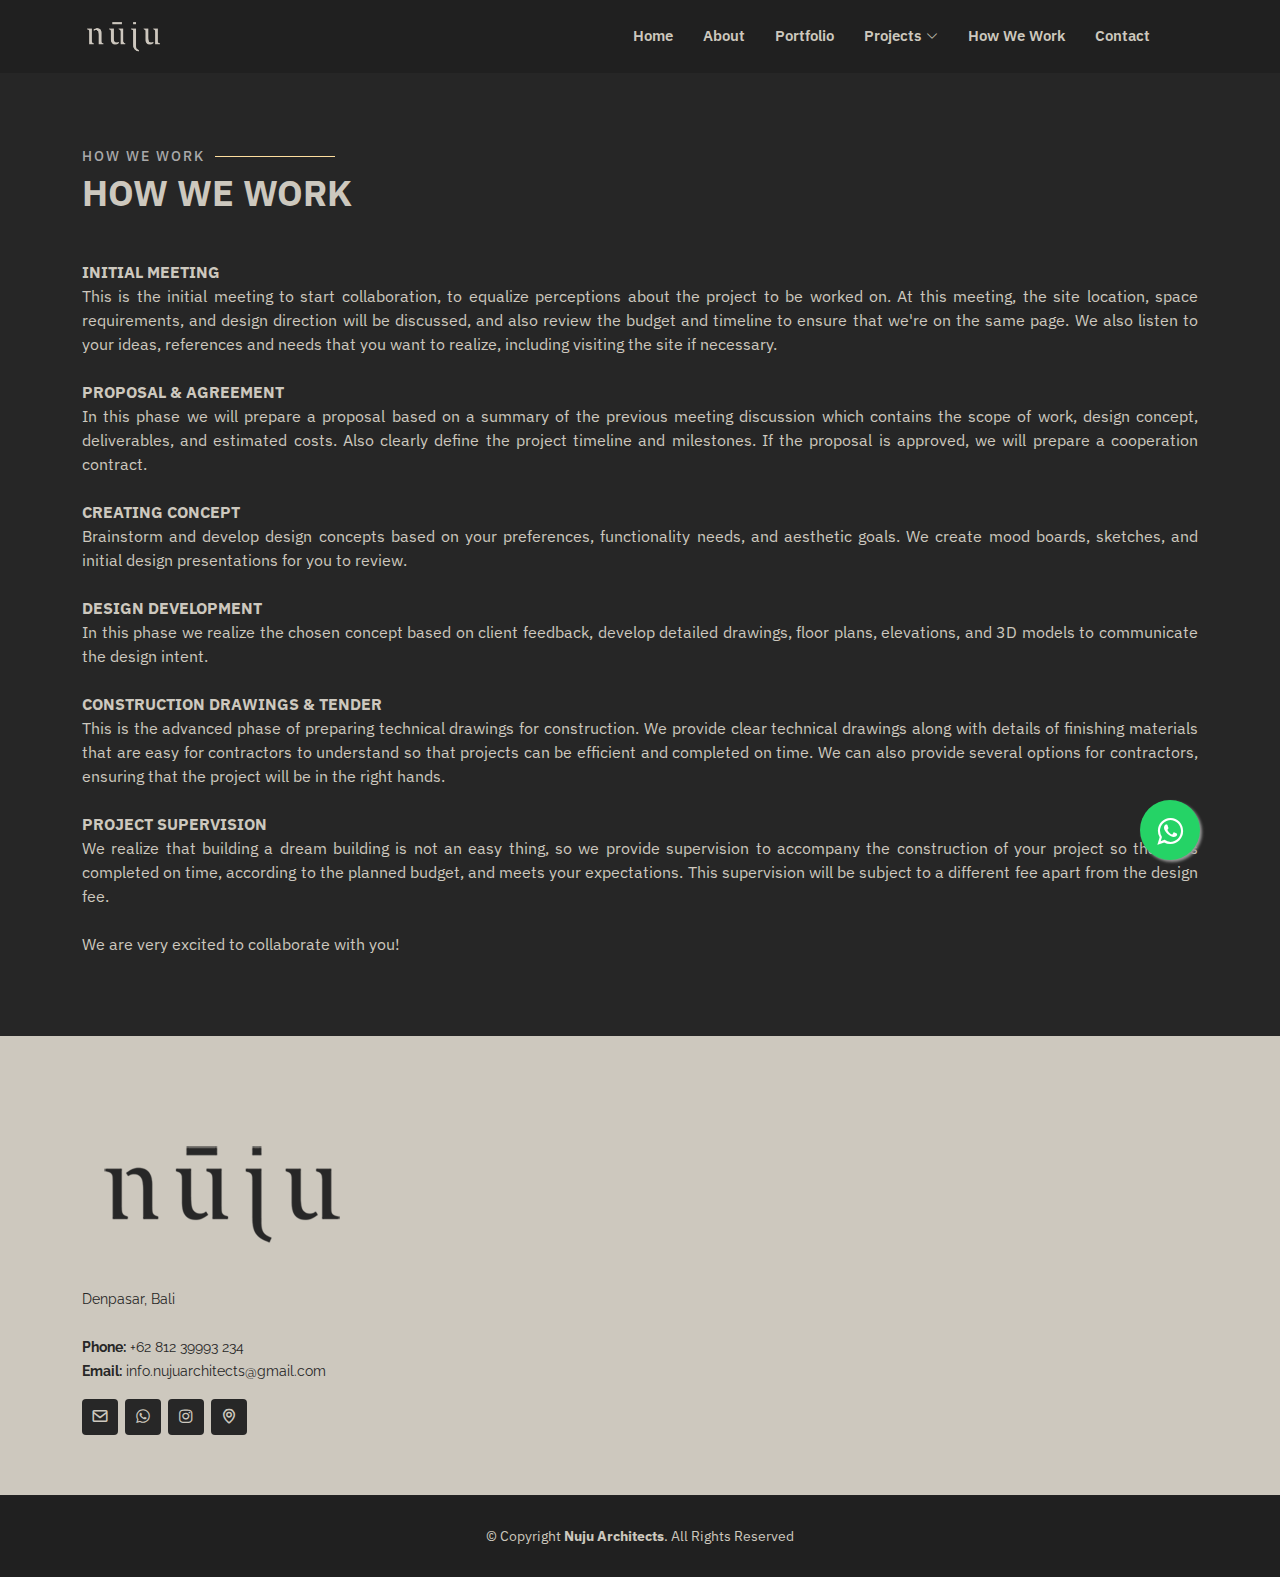
<file: howwework.html>
<!DOCTYPE html>
<html lang="en">

<head>
  <meta charset="utf-8" />
  <meta content="width=device-width, initial-scale=1.0" name="viewport" />

  <title>Nuju Architects</title>
  <meta content="" name="description" />
  <meta content="" name="keywords" />

  <!-- Favicons -->
  <link href="assets/img/favicon.png" rel="icon" />
  <link href="assets/img/apple-touch-icon.png" rel="apple-touch-icon" />

  <!-- Google Fonts -->
  <link rel="preconnect" href="https://fonts.googleapis.com" />
  <link rel="preconnect" href="https://fonts.gstatic.com" crossorigin />
  <link
    href="https://fonts.googleapis.com/css2?family=IBM+Plex+Sans:ital,wght@0,100;0,200;0,300;0,400;0,500;0,600;0,700;1,100;1,200;1,300;1,400;1,500;1,600;1,700&display=swap"
    rel="stylesheet" />
  <link
    href="https://fonts.googleapis.com/css?family=Open+Sans:300,300i,400,400i,600,600i,700,700i|Raleway:300,300i,400,400i,500,500i,600,600i,700,700i|Poppins:300,300i,400,400i,500,500i,600,600i,700,700i"
    rel="stylesheet" />

  <!-- Vendor CSS Files -->
  <link href="assets/vendor/aos/aos.css" rel="stylesheet" />
  <link href="assets/vendor/bootstrap/css/bootstrap.min.css" rel="stylesheet" />
  <link href="assets/vendor/bootstrap-icons/bootstrap-icons.css" rel="stylesheet" />
  <link href="assets/vendor/boxicons/css/boxicons.min.css" rel="stylesheet" />
  <link href="assets/vendor/glightbox/css/glightbox.min.css" rel="stylesheet" />
  <link href="assets/vendor/remixicon/remixicon.css" rel="stylesheet" />
  <link href="assets/vendor/swiper/swiper-bundle.min.css" rel="stylesheet" />

  <!-- Wa float -->
  <link rel="stylesheet" href="https://maxcdn.bootstrapcdn.com/font-awesome/4.5.0/css/font-awesome.min.css">
  <a href="https://wa.me/081239993234" class="float" target="_blank">
    <i class="fa fa-whatsapp my-float"></i>
  </a>

  <!-- Template Main CSS File -->
  <link href="assets/css/style.css" rel="stylesheet" />
</head>

<body>
  <!-- ======= Header ======= -->
  <header id="header" class="fixed-top header-inner-pages">
    <div class="container d-flex align-items-center justify-content-lg-between">

        <h1 class="logo me-auto me-lg-0">
            <a href="index.html" class="logo me-auto me-lg-0"><img src="assets/img/nuju-logo.png" alt=""
                class="img-fluid" /></a>
          </h1>

      <nav id="navbar" class="navbar order-last order-lg-0 pe-5">
        <ul>
         <li><a class="nav-link scrollto" href="index.html#hero">Home</a></li>
         <li><a class="nav-link scrollto" href="index.html#about">About</a></li>
         <a class="nav-link scrollto" href="index.html#portfolio">Portfolio</a>
        </li>
        <li class="dropdown"><a href="#"><span>Projects</span> <i class="bi bi-chevron-down"></i></a>
          <ul>
            <li><a href="agus-house.html" target="_blank">Agus JB House</a></li>
            <li><a href="intan-house.html" target="_blank">Intan House</a></li>
            <li><a href="double-u-wine.html" target="_blank">Double U Wine Store</a></li>
            <li><a href="tukad-batanghari.html" target="_blank">Interior Bedroom - T Putra</a></li>
            <li><a href="jimmy-butcher.html" target="_blank">Jimmy Butcher Store</a></li>
            <li><a href="master-punggul.html" target="_blank">Masterplan Punggul</a></li>
            <li><a href="sayembara-mitra10.html" target="_blank">Rumah Hawa</a></li>
            <li><a href="type-72-80.html" target="_blank">80 House</a></li>
            <li><a href="villa-elvi.html" target="_blank">Villa Mumbul</a></li>
            <li><a href="villa-ami.html" target="_blank">Villa Ami</a></li>
            <li><a href="widana-house.html" target="_blank">W House</a></li>
          </ul>
        </li>
        <li><a class="nav-link scrollto" href="howwework.html">How We Work</a></li>
          <li><a class="nav-link scrollto" href="index.html#contact">Contact</a></li>
        </ul>
        <i class="bi bi-list mobile-nav-toggle"></i>
      </nav>
      <!-- .navbar -->

    </div>
  </header><!-- End Header -->

  <main id="main">
    <!-- ======= About Section ======= -->
    <section id="about" class="about">
      <div class="container" data-aos="fade-up">
        <div class="row">
          <!-- <div class="col-lg-6 order-1 order-lg-2" data-aos="zoom-in" data-aos-delay="100">
            <div class="about-img">
              <img src="assets/img/about.jpg" alt="" />
            </div>
          </div> -->
          <div class="col-lg pt-4 pt-lg-0 order-2 order-lg-1 content">
            <br><br><br>
            <div class="section-title">
              <h2>How We Work</h2>
              <p>How We Work</p>
            </div>
            <p style="text-align: justify;">
              <b>INITIAL MEETING</b><br>
              This is the initial meeting to start collaboration, to equalize perceptions about the project to be worked on. At this meeting, the site location, space requirements, and design direction will be discussed, and also review the budget and timeline to ensure that we're on the same page. We also listen to your ideas, references and needs that you want to realize, including visiting the site if necessary.
              <br><br>
            <b>PROPOSAL & AGREEMENT</b><br>
            In this phase we will prepare a proposal based on a summary of the previous meeting discussion which contains the scope of work, design concept, deliverables, and estimated costs. Also clearly define the project timeline and milestones. If the proposal is approved, we will prepare a cooperation contract.
<br><br>
            <b>CREATING CONCEPT</b><br>
            Brainstorm and develop design concepts based on your preferences, functionality needs, and aesthetic goals. We create mood boards, sketches, and initial design presentations for you to review.
<br><br>
            <b>DESIGN DEVELOPMENT</b><br>
            In this phase we realize the chosen concept based on client feedback, develop detailed drawings, floor plans, elevations, and 3D models to communicate the design intent.
<br><br>
            <b>CONSTRUCTION DRAWINGS & TENDER</b><br>
            This is the advanced phase of preparing technical drawings for construction. We provide clear technical drawings along with details of finishing materials that are easy for contractors to understand so that projects can be efficient and completed on time. We can also provide several options for contractors, ensuring that the project will be in the right hands.
<br><br>
            <b>PROJECT SUPERVISION</b><br>

            We realize that building a dream building is not an easy thing, so we provide supervision to accompany the construction of your project so that it is completed on time, according to the planned budget, and meets your expectations. This supervision will be subject to a different fee apart from the design fee.
<br><br>
            We are very excited to collaborate with you!
            </p>
          </div>
        </div>
      </div>
    </section>
    <!-- End About Section -->


    <!-- ======= Footer ======= -->
    <footer id="footer">
      <div class="footer-top">
        <div class="container">
          <div class="row">
            <div class="col-lg-4 col-md-6">
              <div class="footer-info">
                <img src="assets/img/nuju-logo-alt.png" alt="" class="img-fluid" />
                <p>
                  Denpasar, Bali<br /><br />
                  <strong>Phone:</strong> +62 812 39993 234<br />
                  <strong>Email:</strong> info.nujuarchitects@gmail.com<br />
                </p>
                <div class="social-links mt-3">
                  <a href="mailto:info.nujuarchitects@gmail.com" target="_blank" class="gmail"><i
                      class="bx bx-envelope"></i></a>
                  <a href="https://wa.me/081239993234" target="_blank" class="whatsapp"><i
                      class="bx bxl-whatsapp"></i></a>
                  <a href="https://www.instagram.com/nuju.architects" target="_blank" class="instagram"><i
                      class="bx bxl-instagram"></i></a>
                  <a href="https://www.google.com/maps/place/Denpasar,+Kota+Denpasar,+Bali/@-8.6725048,115.1418723,12z/data=!3m1!4b1!4m6!3m5!1s0x2dd2409b0e5e80db:0xe27334e8ccb9374a!8m2!3d-8.6704582!4d115.2126293!16zL20vMDJuYmgx?entry=ttu"
                    target="_blank" class="map"><i class="bx bx-map"></i></a>
                </div>
              </div>
            </div>

            <!-- <div class="col-lg-2 col-md-6 footer-links">
              <h4>Site Map</h4>
              <ul>
                <li>
                  <i class="bx bx-chevron-right"></i> <a href="#" class="scrollto">Home</a>
                </li>
                <li>
                  <i class="bx bx-chevron-right"></i> <a href="#about" class="scrollto">About us</a>
                </li>
                <li>
                  <i class="bx bx-chevron-right"></i> <a href="#portfolio" class="scrollto">Portfolio</a>
                </li>
                <li>
                  <i class="bx bx-chevron-right"></i>
                  <a href="#contact" class="scrollto">Contact</a>
                </li>
              </ul>
            </div>

            <div class="col-lg-3 col-md-6 footer-links">
              <h4>Our Projects</h4>
              <ul>
                <li>
                  <i class="bx bx-chevron-right"></i>
                  <a href="agus-house.html" target="_blank">Agus JB House</a>
                </li>
                <li>
                  <i class="bx bx-chevron-right"></i>
                  <a href="intan-house.html" target="_blank">Intan House</a>
                </li>
                <li>
                  <i class="bx bx-chevron-right"></i>
                  <a href="double-u-wine.html" target="_blank">Double U Wine Store</a>
                </li>
                <li>
                  <i class="bx bx-chevron-right"></i>
                  <a href="tukad-batanghari.html" target="_blank">Interior Bedroom - T Putra</a>
                </li>
                <li>
                  <i class="bx bx-chevron-right"></i>
                  <a href="jimmy-butcher.html" target="_blank">Jimmy Butcher Store</a>
                </li>
                </li>
                <li>
                  <i class="bx bx-chevron-right"></i>
                  <a href="master-punggul.html" target="_blank">Masterplan Punggul</a>
                </li>
                </li>
              </ul>
            </div>

            <div class="col-lg-3 col-md-6 footer-links">
              <h4>Our Projects</h4>
              <ul>
                <li>
                  <i class="bx bx-chevron-right"></i>
                  <a href="sayembara-mitra10.html" target="_blank">Rumah Hawa</a>
                </li>
                </li>
                <li>
                  <i class="bx bx-chevron-right"></i>
                  <a href="type-72-80.html" target="_blank">80 House</a>
                </li>
                </li>
                <li>
                  <i class="bx bx-chevron-right"></i>
                  <a href="villa-elvi.html" target="_blank">Villa Mumbul</a>
                </li>
                </li>
                <li>
                  <i class="bx bx-chevron-right"></i>
                  <a href="villa-ami.html" target="_blank">Villa Ami</a>
                </li>
                </li>
                <li>
                  <i class="bx bx-chevron-right"></i>
                  <a href="widana-house.html" target="_blank">W House</a>
                </li>
              </ul>
            </div> -->
          </div>
        </div>
      </div>

      <div class="container">
        <div class="copyright">
          &copy; Copyright <strong><span>Nuju Architects</span></strong>. All Rights Reserved
        </div>
      </div>
    </footer>
    <!-- End Footer -->

    <div id="preloader"></div>
    <a href="#" class="back-to-top d-flex align-items-center justify-content-center"><i
        class="bi bi-arrow-up-short"></i></a>

    <!-- Vendor JS Files -->
    <script src="assets/vendor/purecounter/purecounter_vanilla.js"></script>
    <script src="assets/vendor/aos/aos.js"></script>
    <script src="assets/vendor/bootstrap/js/bootstrap.bundle.min.js"></script>
    <script src="assets/vendor/glightbox/js/glightbox.min.js"></script>
    <script src="assets/vendor/isotope-layout/isotope.pkgd.min.js"></script>
    <script src="assets/vendor/swiper/swiper-bundle.min.js"></script>
    <script src="assets/vendor/php-email-form/validate.js"></script>

    <!-- Template Main JS File -->
    <script src="assets/js/main.js"></script>
</body>

</html>
</file>
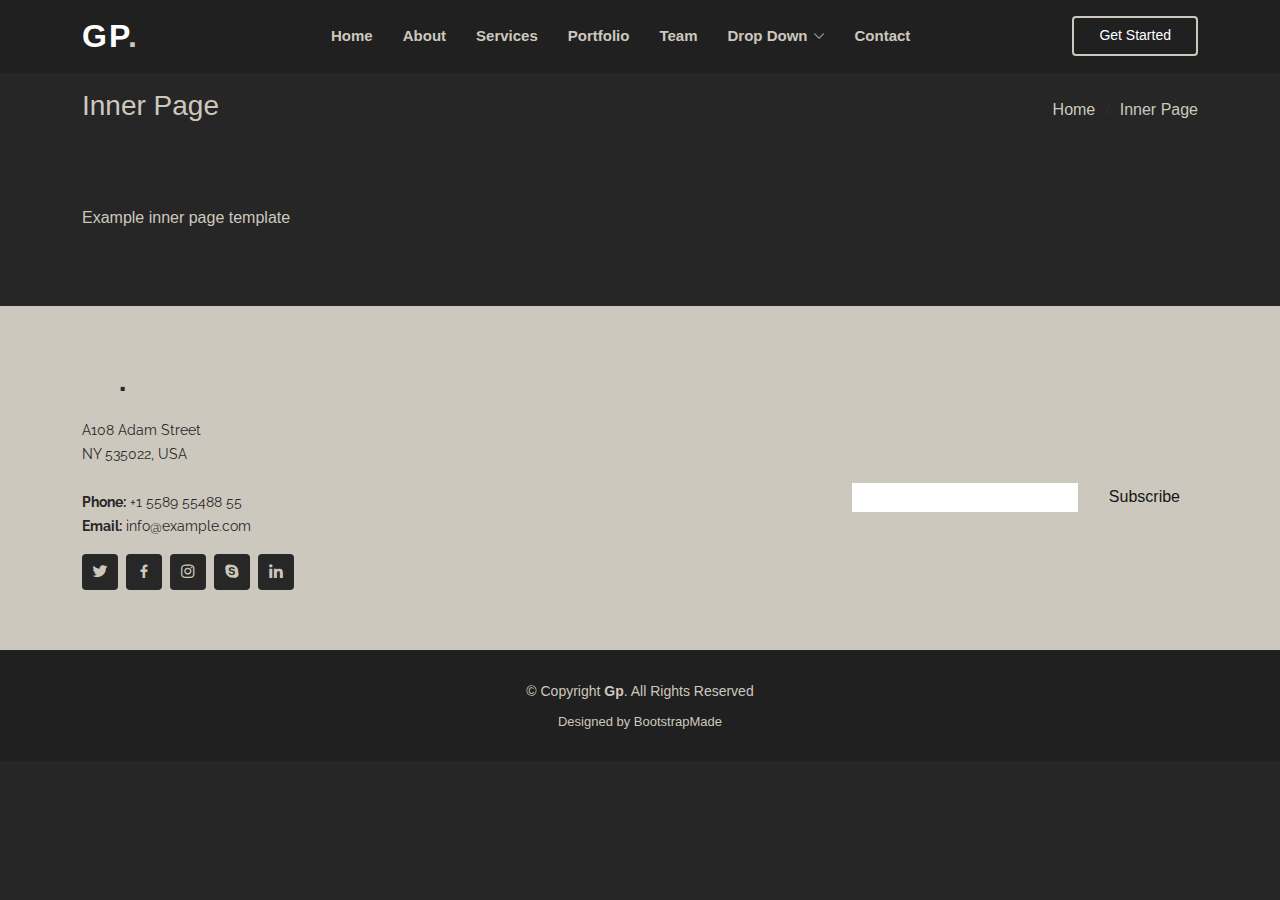
<file: inner-page.html>
<!DOCTYPE html>
<html lang="en">

<head>
  <meta charset="utf-8">
  <meta content="width=device-width, initial-scale=1.0" name="viewport">

  <title>Inner Page - Gp Bootstrap Template</title>
  <meta content="" name="description">
  <meta content="" name="keywords">

  <!-- Favicons -->
  <link href="assets/img/favicon.png" rel="icon">
  <link href="assets/img/apple-touch-icon.png" rel="apple-touch-icon">

  <!-- Google Fonts -->
  <link href="https://fonts.googleapis.com/css?family=Open+Sans:300,300i,400,400i,600,600i,700,700i|Raleway:300,300i,400,400i,500,500i,600,600i,700,700i|Poppins:300,300i,400,400i,500,500i,600,600i,700,700i" rel="stylesheet">

  <!-- Vendor CSS Files -->
  <link href="assets/vendor/aos/aos.css" rel="stylesheet">
  <link href="assets/vendor/bootstrap/css/bootstrap.min.css" rel="stylesheet">
  <link href="assets/vendor/bootstrap-icons/bootstrap-icons.css" rel="stylesheet">
  <link href="assets/vendor/boxicons/css/boxicons.min.css" rel="stylesheet">
  <link href="assets/vendor/glightbox/css/glightbox.min.css" rel="stylesheet">
  <link href="assets/vendor/remixicon/remixicon.css" rel="stylesheet">
  <link href="assets/vendor/swiper/swiper-bundle.min.css" rel="stylesheet">

  <!-- Template Main CSS File -->
  <link href="assets/css/style.css" rel="stylesheet">

  <!-- =======================================================
  * Template Name: Gp
  * Updated: Sep 18 2023 with Bootstrap v5.3.2
  * Template URL: https://bootstrapmade.com/gp-free-multipurpose-html-bootstrap-template/
  * Author: BootstrapMade.com
  * License: https://bootstrapmade.com/license/
  ======================================================== -->
</head>

<body>

  <!-- ======= Header ======= -->
  <header id="header" class="fixed-top header-inner-pages">
    <div class="container d-flex align-items-center justify-content-lg-between">

      <h1 class="logo me-auto me-lg-0"><a href="index.html">Gp<span>.</span></a></h1>
      <!-- Uncomment below if you prefer to use an image logo -->
      <!-- <a href="index.html" class="logo me-auto me-lg-0"><img src="assets/img/logo.png" alt="" class="img-fluid"></a>-->

      <nav id="navbar" class="navbar order-last order-lg-0">
        <ul>
          <li><a class="nav-link scrollto " href="#hero">Home</a></li>
          <li><a class="nav-link scrollto" href="#about">About</a></li>
          <li><a class="nav-link scrollto" href="#services">Services</a></li>
          <li><a class="nav-link scrollto " href="#portfolio">Portfolio</a></li>
          <li><a class="nav-link scrollto" href="#team">Team</a></li>
          <li class="dropdown"><a href="#"><span>Drop Down</span> <i class="bi bi-chevron-down"></i></a>
            <ul>
              <li><a href="#">Drop Down 1</a></li>
              <li class="dropdown"><a href="#"><span>Deep Drop Down</span> <i class="bi bi-chevron-right"></i></a>
                <ul>
                  <li><a href="#">Deep Drop Down 1</a></li>
                  <li><a href="#">Deep Drop Down 2</a></li>
                  <li><a href="#">Deep Drop Down 3</a></li>
                  <li><a href="#">Deep Drop Down 4</a></li>
                  <li><a href="#">Deep Drop Down 5</a></li>
                </ul>
              </li>
              <li><a href="#">Drop Down 2</a></li>
              <li><a href="#">Drop Down 3</a></li>
              <li><a href="#">Drop Down 4</a></li>
            </ul>
          </li>
          <li><a class="nav-link scrollto" href="#contact">Contact</a></li>
        </ul>
        <i class="bi bi-list mobile-nav-toggle"></i>
      </nav><!-- .navbar -->

      <a href="#about" class="get-started-btn scrollto">Get Started</a>

    </div>
  </header><!-- End Header -->

  <main id="main">

    <!-- ======= Breadcrumbs ======= -->
    <section class="breadcrumbs">
      <div class="container">

        <div class="d-flex justify-content-between align-items-center">
          <h2>Inner Page</h2>
          <ol>
            <li><a href="index.html">Home</a></li>
            <li>Inner Page</li>
          </ol>
        </div>

      </div>
    </section><!-- End Breadcrumbs -->

    <section class="inner-page">
      <div class="container">
        <p>
          Example inner page template
        </p>
      </div>
    </section>

  </main><!-- End #main -->

  <!-- ======= Footer ======= -->
  <footer id="footer">
    <div class="footer-top">
      <div class="container">
        <div class="row">

          <div class="col-lg-3 col-md-6">
            <div class="footer-info">
              <h3>Gp<span>.</span></h3>
              <p>
                A108 Adam Street <br>
                NY 535022, USA<br><br>
                <strong>Phone:</strong> +1 5589 55488 55<br>
                <strong>Email:</strong> info@example.com<br>
              </p>
              <div class="social-links mt-3">
                <a href="#" class="twitter"><i class="bx bxl-twitter"></i></a>
                <a href="#" class="facebook"><i class="bx bxl-facebook"></i></a>
                <a href="#" class="instagram"><i class="bx bxl-instagram"></i></a>
                <a href="#" class="google-plus"><i class="bx bxl-skype"></i></a>
                <a href="#" class="linkedin"><i class="bx bxl-linkedin"></i></a>
              </div>
            </div>
          </div>

          <div class="col-lg-2 col-md-6 footer-links">
            <h4>Useful Links</h4>
            <ul>
              <li><i class="bx bx-chevron-right"></i> <a href="#">Home</a></li>
              <li><i class="bx bx-chevron-right"></i> <a href="#">About us</a></li>
              <li><i class="bx bx-chevron-right"></i> <a href="#">Services</a></li>
              <li><i class="bx bx-chevron-right"></i> <a href="#">Terms of service</a></li>
              <li><i class="bx bx-chevron-right"></i> <a href="#">Privacy policy</a></li>
            </ul>
          </div>

          <div class="col-lg-3 col-md-6 footer-links">
            <h4>Our Services</h4>
            <ul>
              <li><i class="bx bx-chevron-right"></i> <a href="#">Web Design</a></li>
              <li><i class="bx bx-chevron-right"></i> <a href="#">Web Development</a></li>
              <li><i class="bx bx-chevron-right"></i> <a href="#">Product Management</a></li>
              <li><i class="bx bx-chevron-right"></i> <a href="#">Marketing</a></li>
              <li><i class="bx bx-chevron-right"></i> <a href="#">Graphic Design</a></li>
            </ul>
          </div>

          <div class="col-lg-4 col-md-6 footer-newsletter">
            <h4>Our Newsletter</h4>
            <p>Tamen quem nulla quae legam multos aute sint culpa legam noster magna</p>
            <form action="" method="post">
              <input type="email" name="email"><input type="submit" value="Subscribe">
            </form>

          </div>

        </div>
      </div>
    </div>

    <div class="container">
      <div class="copyright">
        &copy; Copyright <strong><span>Gp</span></strong>. All Rights Reserved
      </div>
      <div class="credits">
        <!-- All the links in the footer should remain intact. -->
        <!-- You can delete the links only if you purchased the pro version. -->
        <!-- Licensing information: https://bootstrapmade.com/license/ -->
        <!-- Purchase the pro version with working PHP/AJAX contact form: https://bootstrapmade.com/gp-free-multipurpose-html-bootstrap-template/ -->
        Designed by <a href="https://bootstrapmade.com/">BootstrapMade</a>
      </div>
    </div>
  </footer><!-- End Footer -->

  <div id="preloader"></div>
  <a href="#" class="back-to-top d-flex align-items-center justify-content-center"><i class="bi bi-arrow-up-short"></i></a>

  <!-- Vendor JS Files -->
  <script src="assets/vendor/purecounter/purecounter_vanilla.js"></script>
  <script src="assets/vendor/aos/aos.js"></script>
  <script src="assets/vendor/bootstrap/js/bootstrap.bundle.min.js"></script>
  <script src="assets/vendor/glightbox/js/glightbox.min.js"></script>
  <script src="assets/vendor/isotope-layout/isotope.pkgd.min.js"></script>
  <script src="assets/vendor/swiper/swiper-bundle.min.js"></script>
  <script src="assets/vendor/php-email-form/validate.js"></script>

  <!-- Template Main JS File -->
  <script src="assets/js/main.js"></script>

</body>

</html>
</file>
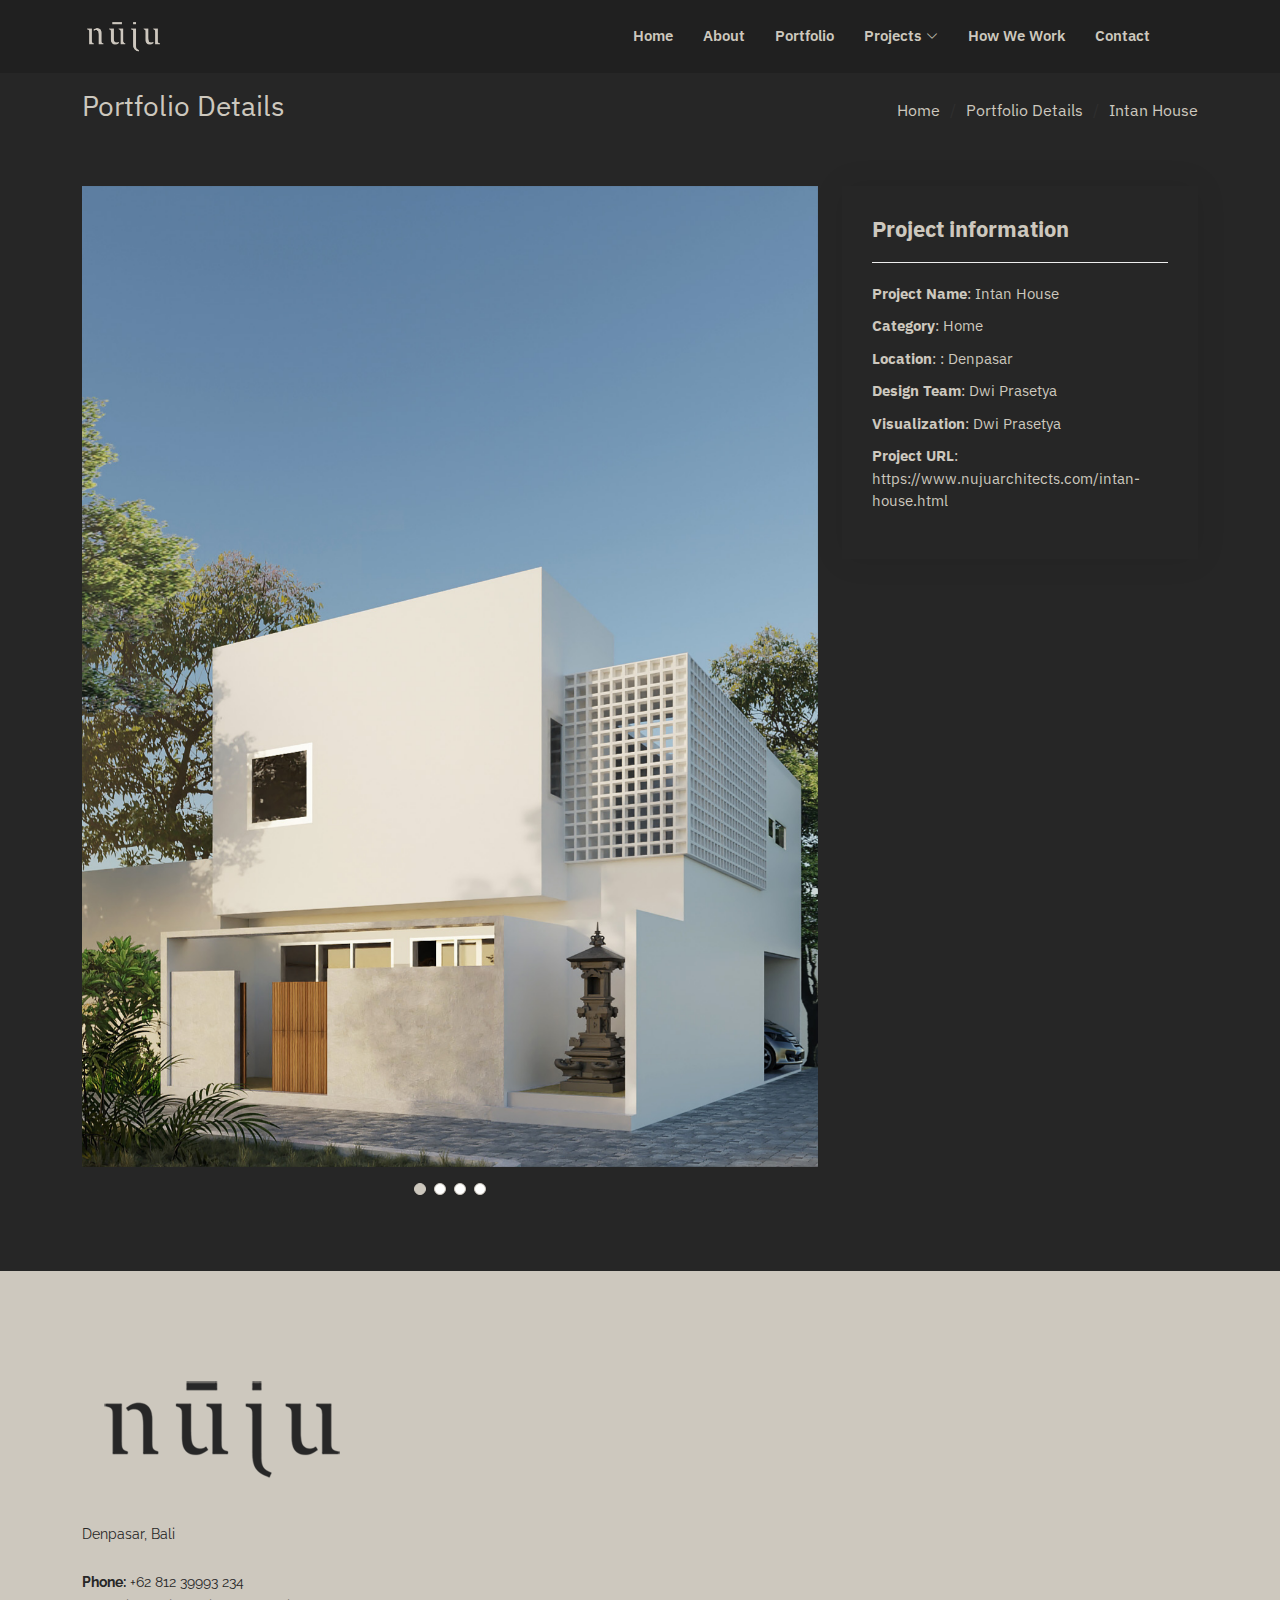
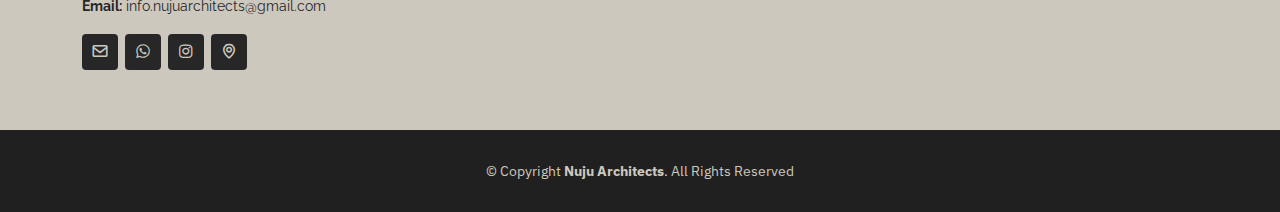
<file: intan-house.html>
<!DOCTYPE html>
<html lang="en">

<head>
  <meta charset="utf-8" />
  <meta content="width=device-width, initial-scale=1.0" name="viewport" />

  <title>Nuju Architects</title>
  <meta content="" name="description" />
  <meta content="" name="keywords" />

  <!-- Favicons -->
  <link href="assets/img/favicon.png" rel="icon" />
  <link href="assets/img/apple-touch-icon.png" rel="apple-touch-icon" />

  <!-- Google Fonts -->
  <link rel="preconnect" href="https://fonts.googleapis.com" />
  <link rel="preconnect" href="https://fonts.gstatic.com" crossorigin />
  <link
    href="https://fonts.googleapis.com/css2?family=IBM+Plex+Sans:ital,wght@0,100;0,200;0,300;0,400;0,500;0,600;0,700;1,100;1,200;1,300;1,400;1,500;1,600;1,700&display=swap"
    rel="stylesheet" />
  <link
    href="https://fonts.googleapis.com/css?family=Open+Sans:300,300i,400,400i,600,600i,700,700i|Raleway:300,300i,400,400i,500,500i,600,600i,700,700i|Poppins:300,300i,400,400i,500,500i,600,600i,700,700i"
    rel="stylesheet" />

  <!-- Vendor CSS Files -->
  <link href="assets/vendor/aos/aos.css" rel="stylesheet" />
  <link href="assets/vendor/bootstrap/css/bootstrap.min.css" rel="stylesheet" />
  <link href="assets/vendor/bootstrap-icons/bootstrap-icons.css" rel="stylesheet" />
  <link href="assets/vendor/boxicons/css/boxicons.min.css" rel="stylesheet" />
  <link href="assets/vendor/glightbox/css/glightbox.min.css" rel="stylesheet" />
  <link href="assets/vendor/remixicon/remixicon.css" rel="stylesheet" />
  <link href="assets/vendor/swiper/swiper-bundle.min.css" rel="stylesheet" />

  <!-- Template Main CSS File -->
  <link href="assets/css/style.css" rel="stylesheet" />
</head>

<body>

  <!-- ======= Header ======= -->
  <header id="header" class="fixed-top header-inner-pages">
    <div class="container d-flex align-items-center justify-content-lg-between">

        <h1 class="logo me-auto me-lg-0">
            <a href="index.html" class="logo me-auto me-lg-0"><img src="assets/img/nuju-logo.png" alt=""
                class="img-fluid" /></a>
          </h1>

      <nav id="navbar" class="navbar order-last order-lg-0 pe-5">
        <ul>
         <li><a class="nav-link scrollto" href="/#hero">Home</a></li>
         <li><a class="nav-link scrollto" href="/#about">About</a></li>
         <a class="nav-link scrollto" href="/#portfolio">Portfolio</a>
        </li>
        <li class="dropdown"><a href="#"><span>Projects</span> <i class="bi bi-chevron-down"></i></a>
          <ul>
            <li><a href="agus-house.html" target="_blank">Agus JB House</a></li>
              <li><a href="intan-house.html" target="_blank">Intan House</a></li>
              <li><a href="double-u-wine.html" target="_blank">Double U Wine Store</a></li>
              <li><a href="tukad-batanghari.html" target="_blank">Interior Bedroom - T Putra</a></li>
              <li><a href="jimmy-butcher.html" target="_blank">Jimmy Butcher Store</a></li>
              <li><a href="master-punggul.html" target="_blank">Masterplan Punggul</a></li>
              <li><a href="sayembara-mitra10.html" target="_blank">Rumah Hawa</a></li>
              <li><a href="type-72-80.html" target="_blank">80 House</a></li>
              <li><a href="villa-elvi.html" target="_blank">Villa Mumbul</a></li>
              <li><a href="villa-ami.html" target="_blank">Villa Ami</a></li>
              <li><a href="widana-house.html" target="_blank">W House</a></li>
            </ul>
          </li>
          <li><a class="nav-link scrollto" href="howwework.html">How We Work</a></li>
          <li><a class="nav-link scrollto" href="/#contact">Contact</a></li>
        </ul>
        <i class="bi bi-list mobile-nav-toggle"></i>
      </nav>
      <!-- .navbar -->

    </div>
  </header><!-- End Header -->

  <main id="main">

    <!-- ======= Breadcrumbs ======= -->
    <section id="breadcrumbs" class="breadcrumbs">
      <div class="container">

        <div class="d-flex justify-content-between align-items-center">
          <h2>Portfolio Details</h2>
          <ol>
            <li><a href="index.html">Home</a></li>
            <li>Portfolio Details</li>
            <li>Intan House</li>
          </ol>
        </div>

      </div>
    </section><!-- End Breadcrumbs -->

    <!-- ======= Portfolio Details Section ======= -->
    <section id="portfolio-details" class="portfolio-details">
      <div class="container">

        <div class="row gy-4">

          <div class="col-lg-8">
            <div class="portfolio-details-slider swiper">
              <div class="swiper-wrapper align-items-center">

                <div class="swiper-slide">
                  <img src="assets/img/project/intan-house/1.jpg" alt="">
                </div>

                <div class="swiper-slide">
                  <img src="assets/img/project/intan-house/2.jpg" alt="">
                </div>

                <div class="swiper-slide">
                  <img src="assets/img/project/intan-house/3.jpg" alt="">
                </div>

                <div class="swiper-slide">
                  <img src="assets/img/project/intan-house/4.jpg" alt="">
                </div>

              </div>
              <div class="swiper-pagination"></div>
            </div>
          </div>

          <div class="col-lg-4">
            <div class="portfolio-info">
              <h3>Project information</h3>
              <ul>
                <li><strong>Project Name</strong>: Intan House</li>
                <li><strong>Category</strong>: Home</li>
                <li><strong>Location</strong>: : Denpasar </li>
                <li><strong>Design Team</strong>: Dwi Prasetya</li>
                <li><strong>Visualization</strong>: Dwi Prasetya</li>
                <li><strong>Project URL</strong>: <a href="https://www.nujuarchitects.com/intan-house.html">
                    https://www.nujuarchitects.com/intan-house.html
                  </a></li>
              </ul>
            </div>
            <!-- <div class="portfolio-description">
              <h2>This is an example of portfolio detail</h2>
              <p>
                Autem ipsum nam porro corporis rerum. Quis eos dolorem eos itaque inventore commodi labore quia quia. Exercitationem repudiandae officiis neque suscipit non officia eaque itaque enim. Voluptatem officia accusantium nesciunt est omnis tempora consectetur dignissimos. Sequi nulla at esse enim cum deserunt eius.
              </p>
            </div> -->
          </div>

        </div>

      </div>
    </section><!-- End Portfolio Details Section -->

  </main><!-- End #main -->


    <!-- ======= Footer ======= -->
    <footer id="footer">
      <div class="footer-top">
        <div class="container">
          <div class="row">
            <div class="col-lg-4 col-md-6">
              <div class="footer-info">
                <img src="assets/img/nuju-logo-alt.png" alt="" class="img-fluid" />
                <p>
                  Denpasar, Bali<br /><br />
                  <strong>Phone:</strong> +62 812 39993 234<br />
                  <strong>Email:</strong> info.nujuarchitects@gmail.com<br />
                </p>
                <div class="social-links mt-3">
                  <a href="mailto:info.nujuarchitects@gmail.com" target="_blank" class="gmail"><i
                      class="bx bx-envelope"></i></a>
                  <a href="https://wa.me/081239993234" target="_blank" class="whatsapp"><i
                      class="bx bxl-whatsapp"></i></a>
                  <a href="https://www.instagram.com/nuju.architects" target="_blank" class="instagram"><i
                      class="bx bxl-instagram"></i></a>
                  <a href="https://www.google.com/maps/place/Denpasar,+Kota+Denpasar,+Bali/@-8.6725048,115.1418723,12z/data=!3m1!4b1!4m6!3m5!1s0x2dd2409b0e5e80db:0xe27334e8ccb9374a!8m2!3d-8.6704582!4d115.2126293!16zL20vMDJuYmgx?entry=ttu"
                    target="_blank" class="map"><i class="bx bx-map"></i></a>
                </div>
              </div>
            </div>

            <!-- <div class="col-lg-2 col-md-6 footer-links">
              <h4>Site Map</h4>
              <ul>
                <li>
                  <i class="bx bx-chevron-right"></i> <a href="#" class="scrollto">Home</a>
                </li>
                <li>
                  <i class="bx bx-chevron-right"></i> <a href="#about" class="scrollto">About us</a>
                </li>
                <li>
                  <i class="bx bx-chevron-right"></i> <a href="#portfolio" class="scrollto">Portfolio</a>
                </li>
                <li>
                  <i class="bx bx-chevron-right"></i>
                  <a href="#contact" class="scrollto">Contact</a>
                </li>
              </ul>
            </div>

            <div class="col-lg-3 col-md-6 footer-links">
              <h4>Our Projects</h4>
              <ul>
                <li>
                  <i class="bx bx-chevron-right"></i>
                  <a href="agus-house.html" target="_blank">Agus JB House</a>
                </li>
                <li>
                  <i class="bx bx-chevron-right"></i>
                  <a href="intan-house.html" target="_blank">Intan House</a>
                </li>
                <li>
                  <i class="bx bx-chevron-right"></i>
                  <a href="double-u-wine.html" target="_blank">Double U Wine Store</a>
                </li>
                <li>
                  <i class="bx bx-chevron-right"></i>
                  <a href="tukad-batanghari.html" target="_blank">Interior Bedroom - T Putra</a>
                </li>
                <li>
                  <i class="bx bx-chevron-right"></i>
                  <a href="jimmy-butcher.html" target="_blank">Jimmy Butcher Store</a>
                </li>
                </li>
                <li>
                  <i class="bx bx-chevron-right"></i>
                  <a href="master-punggul.html" target="_blank">Masterplan Punggul</a>
                </li>
                </li>
              </ul>
            </div>

            <div class="col-lg-3 col-md-6 footer-links">
              <h4>Our Projects</h4>
              <ul>
                <li>
                  <i class="bx bx-chevron-right"></i>
                  <a href="sayembara-mitra10.html" target="_blank">Rumah Hawa</a>
                </li>
                </li>
                <li>
                  <i class="bx bx-chevron-right"></i>
                  <a href="type-72-80.html" target="_blank">80 House</a>
                </li>
                </li>
                <li>
                  <i class="bx bx-chevron-right"></i>
                  <a href="villa-elvi.html" target="_blank">Villa Mumbul</a>
                </li>
                </li>
                <li>
                  <i class="bx bx-chevron-right"></i>
                  <a href="villa-ami.html" target="_blank">Villa Ami</a>
                </li>
                </li>
                <li>
                  <i class="bx bx-chevron-right"></i>
                  <a href="widana-house.html" target="_blank">W House</a>
                </li>
              </ul>
            </div> -->
          </div>
        </div>
      </div>

      <div class="container">
        <div class="copyright">
          &copy; Copyright <strong><span>Nuju Architects</span></strong>. All Rights Reserved
        </div>
      </div>
    </footer>
    <!-- End Footer -->

  <div id="preloader"></div>
  <a href="#" class="back-to-top d-flex align-items-center justify-content-center"><i
      class="bi bi-arrow-up-short"></i></a>

  <!-- Vendor JS Files -->
  <script src="assets/vendor/purecounter/purecounter_vanilla.js"></script>
  <script src="assets/vendor/aos/aos.js"></script>
  <script src="assets/vendor/bootstrap/js/bootstrap.bundle.min.js"></script>
  <script src="assets/vendor/glightbox/js/glightbox.min.js"></script>
  <script src="assets/vendor/isotope-layout/isotope.pkgd.min.js"></script>
  <script src="assets/vendor/swiper/swiper-bundle.min.js"></script>
  <script src="assets/vendor/php-email-form/validate.js"></script>

  <!-- Template Main JS File -->
  <script src="assets/js/main.js"></script>

</body>

</html>
</file>
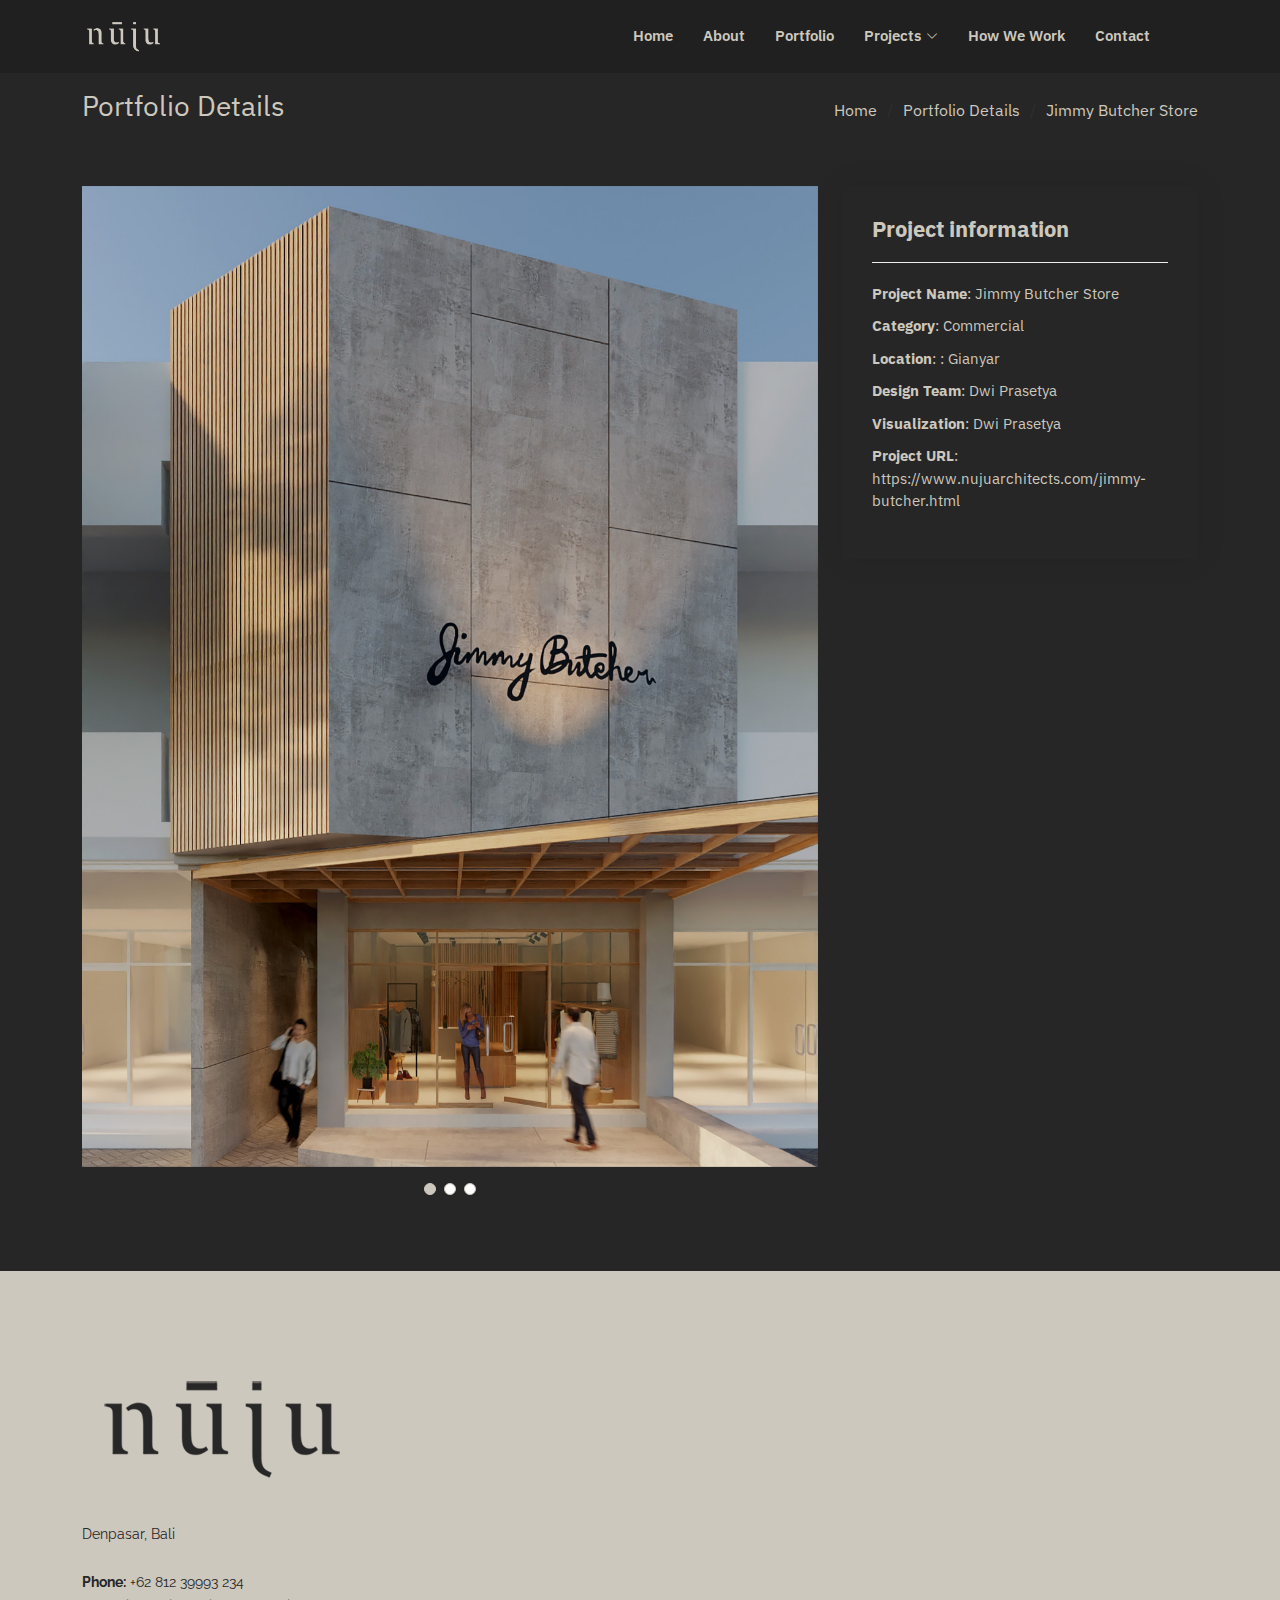
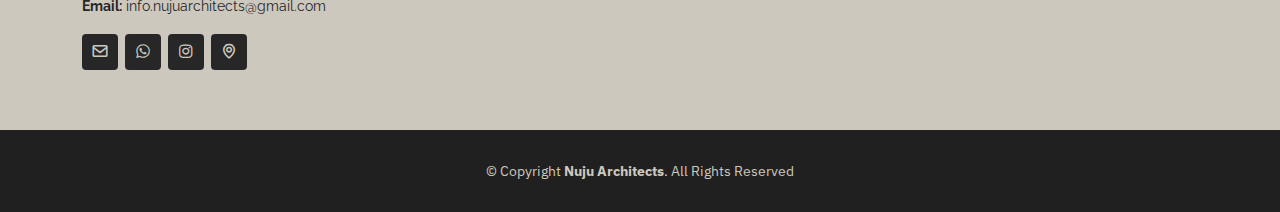
<file: jimmy-butcher.html>
<!DOCTYPE html>
<html lang="en">

<head>
  <meta charset="utf-8" />
  <meta content="width=device-width, initial-scale=1.0" name="viewport" />

  <title>Nuju Architects</title>
  <meta content="" name="description" />
  <meta content="" name="keywords" />

  <!-- Favicons -->
  <link href="assets/img/favicon.png" rel="icon" />
  <link href="assets/img/apple-touch-icon.png" rel="apple-touch-icon" />

  <!-- Google Fonts -->
  <link rel="preconnect" href="https://fonts.googleapis.com" />
  <link rel="preconnect" href="https://fonts.gstatic.com" crossorigin />
  <link
    href="https://fonts.googleapis.com/css2?family=IBM+Plex+Sans:ital,wght@0,100;0,200;0,300;0,400;0,500;0,600;0,700;1,100;1,200;1,300;1,400;1,500;1,600;1,700&display=swap"
    rel="stylesheet" />
  <link
    href="https://fonts.googleapis.com/css?family=Open+Sans:300,300i,400,400i,600,600i,700,700i|Raleway:300,300i,400,400i,500,500i,600,600i,700,700i|Poppins:300,300i,400,400i,500,500i,600,600i,700,700i"
    rel="stylesheet" />

  <!-- Vendor CSS Files -->
  <link href="assets/vendor/aos/aos.css" rel="stylesheet" />
  <link href="assets/vendor/bootstrap/css/bootstrap.min.css" rel="stylesheet" />
  <link href="assets/vendor/bootstrap-icons/bootstrap-icons.css" rel="stylesheet" />
  <link href="assets/vendor/boxicons/css/boxicons.min.css" rel="stylesheet" />
  <link href="assets/vendor/glightbox/css/glightbox.min.css" rel="stylesheet" />
  <link href="assets/vendor/remixicon/remixicon.css" rel="stylesheet" />
  <link href="assets/vendor/swiper/swiper-bundle.min.css" rel="stylesheet" />

  <!-- Template Main CSS File -->
  <link href="assets/css/style.css" rel="stylesheet" />
</head>

<body>

  <!-- ======= Header ======= -->
  <header id="header" class="fixed-top header-inner-pages">
    <div class="container d-flex align-items-center justify-content-lg-between">

      <h1 class="logo me-auto me-lg-0">
        <a href="index.html" class="logo me-auto me-lg-0"><img src="assets/img/nuju-logo.png" alt=""
            class="img-fluid" /></a>
      </h1>

<nav id="navbar" class="navbar order-last order-lg-0 pe-5">
        <ul>
         <li><a class="nav-link scrollto" href="/#hero">Home</a></li>
         <li><a class="nav-link scrollto" href="/#about">About</a></li>
         <a class="nav-link scrollto" href="/#portfolio">Portfolio</a>
        </li>
        <li class="dropdown"><a href="#"><span>Projects</span> <i class="bi bi-chevron-down"></i></a>
          <ul>
            <li><a href="agus-house.html" target="_blank">Agus JB House</a></li>
              <li><a href="intan-house.html" target="_blank">Intan House</a></li>
              <li><a href="double-u-wine.html" target="_blank">Double U Wine Store</a></li>
              <li><a href="tukad-batanghari.html" target="_blank">Interior Bedroom - T Putra</a></li>
              <li><a href="jimmy-butcher.html" target="_blank">Jimmy Butcher Store</a></li>
              <li><a href="master-punggul.html" target="_blank">Masterplan Punggul</a></li>
              <li><a href="sayembara-mitra10.html" target="_blank">Rumah Hawa</a></li>
              <li><a href="type-72-80.html" target="_blank">80 House</a></li>
              <li><a href="villa-elvi.html" target="_blank">Villa Mumbul</a></li>
              <li><a href="villa-ami.html" target="_blank">Villa Ami</a></li>
              <li><a href="widana-house.html" target="_blank">W House</a></li>
            </ul>
          </li>
          <li><a class="nav-link scrollto" href="howwework.html">How We Work</a></li>
          <li><a class="nav-link scrollto" href="/#contact">Contact</a></li>
        </ul>
        <i class="bi bi-list mobile-nav-toggle"></i>
      </nav>
      <!-- .navbar -->

    </div>
  </header><!-- End Header -->

  <main id="main">

    <!-- ======= Breadcrumbs ======= -->
    <section id="breadcrumbs" class="breadcrumbs">
      <div class="container">

        <div class="d-flex justify-content-between align-items-center">
          <h2>Portfolio Details</h2>
          <ol>
            <li><a href="index.html">Home</a></li>
            <li>Portfolio Details</li>
            <li>Jimmy Butcher Store</li>
          </ol>
        </div>

      </div>
    </section><!-- End Breadcrumbs -->

    <!-- ======= Portfolio Details Section ======= -->
    <section id="portfolio-details" class="portfolio-details">
      <div class="container">

        <div class="row gy-4">

          <div class="col-lg-8">
            <div class="portfolio-details-slider swiper">
              <div class="swiper-wrapper align-items-center">

                <div class="swiper-slide">
                  <img src="assets/img/project/jimmy-butcher/1.jpg" alt="">
                </div>

                <div class="swiper-slide">
                  <img src="assets/img/project/jimmy-butcher/2.jpg" alt="">
                </div>

                <div class="swiper-slide">
                  <img src="assets/img/project/jimmy-butcher/3.jpg" alt="">
                </div>

              </div>
              <div class="swiper-pagination"></div>
            </div>
          </div>

          <div class="col-lg-4">
            <div class="portfolio-info">
              <h3>Project information</h3>
              <ul>
                <li><strong>Project Name</strong>: Jimmy Butcher Store</li>
                <li><strong>Category</strong>: Commercial</li>
                <li><strong>Location</strong>: : Gianyar </li>
                <li><strong>Design Team</strong>: Dwi Prasetya</li>
                <li><strong>Visualization</strong>: Dwi Prasetya</li>
                <li><strong>Project URL</strong>: <a href="https://www.nujuarchitects.com/jimmy-butcher.html">
                    https://www.nujuarchitects.com/jimmy-butcher.html
                  </a></li>
              </ul>
            </div>
            <!-- <div class="portfolio-description">
              <h2>This is an example of portfolio detail</h2>
              <p>
                Autem ipsum nam porro corporis rerum. Quis eos dolorem eos itaque inventore commodi labore quia quia. Exercitationem repudiandae officiis neque suscipit non officia eaque itaque enim. Voluptatem officia accusantium nesciunt est omnis tempora consectetur dignissimos. Sequi nulla at esse enim cum deserunt eius.
              </p>
            </div> -->
          </div>

        </div>

      </div>
    </section><!-- End Portfolio Details Section -->

  </main><!-- End #main -->


    <!-- ======= Footer ======= -->
    <footer id="footer">
      <div class="footer-top">
        <div class="container">
          <div class="row">
            <div class="col-lg-4 col-md-6">
              <div class="footer-info">
                <img src="assets/img/nuju-logo-alt.png" alt="" class="img-fluid" />
                <p>
                  Denpasar, Bali<br /><br />
                  <strong>Phone:</strong> +62 812 39993 234<br />
                  <strong>Email:</strong> info.nujuarchitects@gmail.com<br />
                </p>
                <div class="social-links mt-3">
                  <a href="mailto:info.nujuarchitects@gmail.com" target="_blank" class="gmail"><i
                      class="bx bx-envelope"></i></a>
                  <a href="https://wa.me/081239993234" target="_blank" class="whatsapp"><i
                      class="bx bxl-whatsapp"></i></a>
                  <a href="https://www.instagram.com/nuju.architects" target="_blank" class="instagram"><i
                      class="bx bxl-instagram"></i></a>
                  <a href="https://www.google.com/maps/place/Denpasar,+Kota+Denpasar,+Bali/@-8.6725048,115.1418723,12z/data=!3m1!4b1!4m6!3m5!1s0x2dd2409b0e5e80db:0xe27334e8ccb9374a!8m2!3d-8.6704582!4d115.2126293!16zL20vMDJuYmgx?entry=ttu"
                    target="_blank" class="map"><i class="bx bx-map"></i></a>
                </div>
              </div>
            </div>

            <!-- <div class="col-lg-2 col-md-6 footer-links">
              <h4>Site Map</h4>
              <ul>
                <li>
                  <i class="bx bx-chevron-right"></i> <a href="#" class="scrollto">Home</a>
                </li>
                <li>
                  <i class="bx bx-chevron-right"></i> <a href="#about" class="scrollto">About us</a>
                </li>
                <li>
                  <i class="bx bx-chevron-right"></i> <a href="#portfolio" class="scrollto">Portfolio</a>
                </li>
                <li>
                  <i class="bx bx-chevron-right"></i>
                  <a href="#contact" class="scrollto">Contact</a>
                </li>
              </ul>
            </div>

            <div class="col-lg-3 col-md-6 footer-links">
              <h4>Our Projects</h4>
              <ul>
                <li>
                  <i class="bx bx-chevron-right"></i>
                  <a href="agus-house.html" target="_blank">Agus JB House</a>
                </li>
                <li>
                  <i class="bx bx-chevron-right"></i>
                  <a href="intan-house.html" target="_blank">Intan House</a>
                </li>
                <li>
                  <i class="bx bx-chevron-right"></i>
                  <a href="double-u-wine.html" target="_blank">Double U Wine Store</a>
                </li>
                <li>
                  <i class="bx bx-chevron-right"></i>
                  <a href="tukad-batanghari.html" target="_blank">Interior Bedroom - T Putra</a>
                </li>
                <li>
                  <i class="bx bx-chevron-right"></i>
                  <a href="jimmy-butcher.html" target="_blank">Jimmy Butcher Store</a>
                </li>
                </li>
                <li>
                  <i class="bx bx-chevron-right"></i>
                  <a href="master-punggul.html" target="_blank">Masterplan Punggul</a>
                </li>
                </li>
              </ul>
            </div>

            <div class="col-lg-3 col-md-6 footer-links">
              <h4>Our Projects</h4>
              <ul>
                <li>
                  <i class="bx bx-chevron-right"></i>
                  <a href="sayembara-mitra10.html" target="_blank">Rumah Hawa</a>
                </li>
                </li>
                <li>
                  <i class="bx bx-chevron-right"></i>
                  <a href="type-72-80.html" target="_blank">80 House</a>
                </li>
                </li>
                <li>
                  <i class="bx bx-chevron-right"></i>
                  <a href="villa-elvi.html" target="_blank">Villa Mumbul</a>
                </li>
                </li>
                <li>
                  <i class="bx bx-chevron-right"></i>
                  <a href="villa-ami.html" target="_blank">Villa Ami</a>
                </li>
                </li>
                <li>
                  <i class="bx bx-chevron-right"></i>
                  <a href="widana-house.html" target="_blank">W House</a>
                </li>
              </ul>
            </div> -->
          </div>
        </div>
      </div>

      <div class="container">
        <div class="copyright">
          &copy; Copyright <strong><span>Nuju Architects</span></strong>. All Rights Reserved
        </div>
      </div>
    </footer>
    <!-- End Footer -->

  <div id="preloader"></div>
  <a href="#" class="back-to-top d-flex align-items-center justify-content-center"><i
      class="bi bi-arrow-up-short"></i></a>

  <!-- Vendor JS Files -->
  <script src="assets/vendor/purecounter/purecounter_vanilla.js"></script>
  <script src="assets/vendor/aos/aos.js"></script>
  <script src="assets/vendor/bootstrap/js/bootstrap.bundle.min.js"></script>
  <script src="assets/vendor/glightbox/js/glightbox.min.js"></script>
  <script src="assets/vendor/isotope-layout/isotope.pkgd.min.js"></script>
  <script src="assets/vendor/swiper/swiper-bundle.min.js"></script>
  <script src="assets/vendor/php-email-form/validate.js"></script>

  <!-- Template Main JS File -->
  <script src="assets/js/main.js"></script>

</body>

</html>
</file>
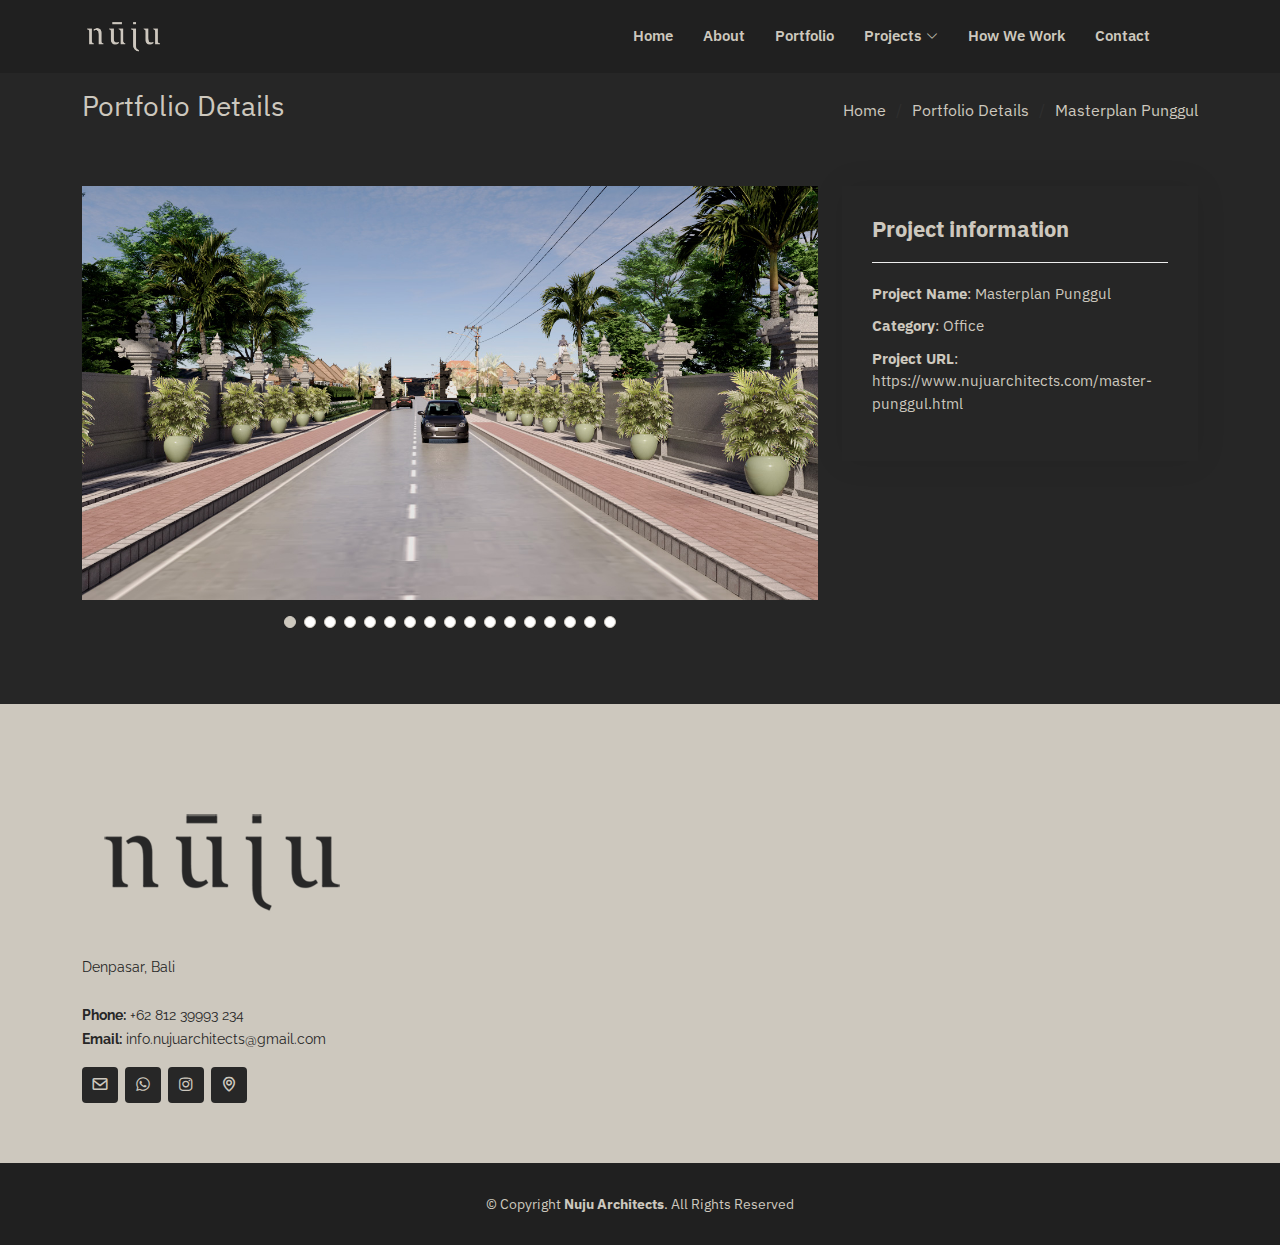
<file: master-punggul.html>
<!DOCTYPE html>
<html lang="en">

<head>
  <meta charset="utf-8" />
  <meta content="width=device-width, initial-scale=1.0" name="viewport" />

  <title>Nuju Architects</title>
  <meta content="" name="description" />
  <meta content="" name="keywords" />

  <!-- Favicons -->
  <link href="assets/img/favicon.png" rel="icon" />
  <link href="assets/img/apple-touch-icon.png" rel="apple-touch-icon" />

  <!-- Google Fonts -->
  <link rel="preconnect" href="https://fonts.googleapis.com" />
  <link rel="preconnect" href="https://fonts.gstatic.com" crossorigin />
  <link
    href="https://fonts.googleapis.com/css2?family=IBM+Plex+Sans:ital,wght@0,100;0,200;0,300;0,400;0,500;0,600;0,700;1,100;1,200;1,300;1,400;1,500;1,600;1,700&display=swap"
    rel="stylesheet" />
  <link
    href="https://fonts.googleapis.com/css?family=Open+Sans:300,300i,400,400i,600,600i,700,700i|Raleway:300,300i,400,400i,500,500i,600,600i,700,700i|Poppins:300,300i,400,400i,500,500i,600,600i,700,700i"
    rel="stylesheet" />

  <!-- Vendor CSS Files -->
  <link href="assets/vendor/aos/aos.css" rel="stylesheet" />
  <link href="assets/vendor/bootstrap/css/bootstrap.min.css" rel="stylesheet" />
  <link href="assets/vendor/bootstrap-icons/bootstrap-icons.css" rel="stylesheet" />
  <link href="assets/vendor/boxicons/css/boxicons.min.css" rel="stylesheet" />
  <link href="assets/vendor/glightbox/css/glightbox.min.css" rel="stylesheet" />
  <link href="assets/vendor/remixicon/remixicon.css" rel="stylesheet" />
  <link href="assets/vendor/swiper/swiper-bundle.min.css" rel="stylesheet" />

  <!-- Template Main CSS File -->
  <link href="assets/css/style.css" rel="stylesheet" />
</head>

<body>

  <!-- ======= Header ======= -->
  <header id="header" class="fixed-top header-inner-pages">
    <div class="container d-flex align-items-center justify-content-lg-between">

      <h1 class="logo me-auto me-lg-0">
        <a href="index.html" class="logo me-auto me-lg-0"><img src="assets/img/nuju-logo.png" alt=""
            class="img-fluid" /></a>
      </h1>

<nav id="navbar" class="navbar order-last order-lg-0 pe-5">
        <ul>
         <li><a class="nav-link scrollto" href="/#hero">Home</a></li>
         <li><a class="nav-link scrollto" href="/#about">About</a></li>
         <a class="nav-link scrollto" href="/#portfolio">Portfolio</a>
        </li>
        <li class="dropdown"><a href="#"><span>Projects</span> <i class="bi bi-chevron-down"></i></a>
          <ul>
            <li><a href="agus-house.html" target="_blank">Agus JB House</a></li>
              <li><a href="intan-house.html" target="_blank">Intan House</a></li>
              <li><a href="double-u-wine.html" target="_blank">Double U Wine Store</a></li>
              <li><a href="tukad-batanghari.html" target="_blank">Interior Bedroom - T Putra</a></li>
              <li><a href="jimmy-butcher.html" target="_blank">Jimmy Butcher Store</a></li>
              <li><a href="master-punggul.html" target="_blank">Masterplan Punggul</a></li>
              <li><a href="sayembara-mitra10.html" target="_blank">Rumah Hawa</a></li>
              <li><a href="type-72-80.html" target="_blank">80 House</a></li>
              <li><a href="villa-elvi.html" target="_blank">Villa Mumbul</a></li>
              <li><a href="villa-ami.html" target="_blank">Villa Ami</a></li>
              <li><a href="widana-house.html" target="_blank">W House</a></li>
            </ul>
          </li>
          <li><a class="nav-link scrollto" href="howwework.html">How We Work</a></li>
          <li><a class="nav-link scrollto" href="/#contact">Contact</a></li>
        </ul>
        <i class="bi bi-list mobile-nav-toggle"></i>
      </nav>
      <!-- .navbar -->

    </div>
  </header><!-- End Header -->

  <main id="main">

    <!-- ======= Breadcrumbs ======= -->
    <section id="breadcrumbs" class="breadcrumbs">
      <div class="container">

        <div class="d-flex justify-content-between align-items-center">
          <h2>Portfolio Details</h2>
          <ol>
            <li><a href="index.html">Home</a></li>
            <li>Portfolio Details</li>
            <li>Masterplan Punggul</li>
          </ol>
        </div>

      </div>
    </section><!-- End Breadcrumbs -->

    <!-- ======= Portfolio Details Section ======= -->
    <section id="portfolio-details" class="portfolio-details">
      <div class="container">

        <div class="row gy-4">

          <div class="col-lg-8">
            <div class="portfolio-details-slider swiper">
              <div class="swiper-wrapper align-items-center">

                <div class="swiper-slide">
                  <img src="assets/img/project/masterplan-punggul/1.jpg" alt="">
                </div>

                <div class="swiper-slide">
                  <img src="assets/img/project/masterplan-punggul/2.jpg" alt="">
                </div>

                <div class="swiper-slide">
                  <img src="assets/img/project/masterplan-punggul/3.jpg" alt="">
                </div>

                <div class="swiper-slide">
                  <img src="assets/img/project/masterplan-punggul/4.jpg" alt="">
                </div>

                <div class="swiper-slide">
                  <img src="assets/img/project/masterplan-punggul/5.jpg" alt="">
                </div>

                <div class="swiper-slide">
                  <img src="assets/img/project/masterplan-punggul/6.jpg" alt="">
                </div>

                <div class="swiper-slide">
                  <img src="assets/img/project/masterplan-punggul/7.jpg" alt="">
                </div>

                <div class="swiper-slide">
                  <img src="assets/img/project/masterplan-punggul/8.jpg" alt="">
                </div>

                <div class="swiper-slide">
                  <img src="assets/img/project/masterplan-punggul/9.jpg" alt="">
                </div>

                <div class="swiper-slide">
                  <img src="assets/img/project/masterplan-punggul/10.jpg" alt="">
                </div>

                <div class="swiper-slide">
                  <img src="assets/img/project/masterplan-punggul/11.jpg" alt="">
                </div>

                <div class="swiper-slide">
                  <img src="assets/img/project/masterplan-punggul/12.jpg" alt="">
                </div>

                <div class="swiper-slide">
                  <img src="assets/img/project/masterplan-punggul/13.jpg" alt="">
                </div>

                <div class="swiper-slide">
                  <img src="assets/img/project/masterplan-punggul/14.jpg" alt="">
                </div>

                <div class="swiper-slide">
                  <img src="assets/img/project/masterplan-punggul/15.jpg" alt="">
                </div>

                <div class="swiper-slide">
                  <img src="assets/img/project/masterplan-punggul/16.jpg" alt="">
                </div>

                <div class="swiper-slide">
                  <img src="assets/img/project/masterplan-punggul/17.jpg" alt="">
                </div>

              </div>
              <div class="swiper-pagination"></div>
            </div>
          </div>

          <div class="col-lg-4">
            <div class="portfolio-info">
              <h3>Project information</h3>
              <ul>
                <li><strong>Project Name</strong>: Masterplan Punggul</li>
                <li><strong>Category</strong>: Office</li>
                <li><strong>Project URL</strong>: <a href="https://www.nujuarchitects.com/master-punggul.html">
                    https://www.nujuarchitects.com/master-punggul.html
                  </a></li>
              </ul>
            </div>
            <!-- <div class="portfolio-description">
              <h2>This is an example of portfolio detail</h2>
              <p>
                Autem ipsum nam porro corporis rerum. Quis eos dolorem eos itaque inventore commodi labore quia quia. Exercitationem repudiandae officiis neque suscipit non officia eaque itaque enim. Voluptatem officia accusantium nesciunt est omnis tempora consectetur dignissimos. Sequi nulla at esse enim cum deserunt eius.
              </p>
            </div> -->
          </div>

        </div>

      </div>
    </section><!-- End Portfolio Details Section -->

  </main><!-- End #main -->


    <!-- ======= Footer ======= -->
    <footer id="footer">
      <div class="footer-top">
        <div class="container">
          <div class="row">
            <div class="col-lg-4 col-md-6">
              <div class="footer-info">
                <img src="assets/img/nuju-logo-alt.png" alt="" class="img-fluid" />
                <p>
                  Denpasar, Bali<br /><br />
                  <strong>Phone:</strong> +62 812 39993 234<br />
                  <strong>Email:</strong> info.nujuarchitects@gmail.com<br />
                </p>
                <div class="social-links mt-3">
                  <a href="mailto:info.nujuarchitects@gmail.com" target="_blank" class="gmail"><i
                      class="bx bx-envelope"></i></a>
                  <a href="https://wa.me/081239993234" target="_blank" class="whatsapp"><i
                      class="bx bxl-whatsapp"></i></a>
                  <a href="https://www.instagram.com/nuju.architects" target="_blank" class="instagram"><i
                      class="bx bxl-instagram"></i></a>
                  <a href="https://www.google.com/maps/place/Denpasar,+Kota+Denpasar,+Bali/@-8.6725048,115.1418723,12z/data=!3m1!4b1!4m6!3m5!1s0x2dd2409b0e5e80db:0xe27334e8ccb9374a!8m2!3d-8.6704582!4d115.2126293!16zL20vMDJuYmgx?entry=ttu"
                    target="_blank" class="map"><i class="bx bx-map"></i></a>
                </div>
              </div>
            </div>

            <!-- <div class="col-lg-2 col-md-6 footer-links">
              <h4>Site Map</h4>
              <ul>
                <li>
                  <i class="bx bx-chevron-right"></i> <a href="#" class="scrollto">Home</a>
                </li>
                <li>
                  <i class="bx bx-chevron-right"></i> <a href="#about" class="scrollto">About us</a>
                </li>
                <li>
                  <i class="bx bx-chevron-right"></i> <a href="#portfolio" class="scrollto">Portfolio</a>
                </li>
                <li>
                  <i class="bx bx-chevron-right"></i>
                  <a href="#contact" class="scrollto">Contact</a>
                </li>
              </ul>
            </div>

            <div class="col-lg-3 col-md-6 footer-links">
              <h4>Our Projects</h4>
              <ul>
                <li>
                  <i class="bx bx-chevron-right"></i>
                  <a href="agus-house.html" target="_blank">Agus JB House</a>
                </li>
                <li>
                  <i class="bx bx-chevron-right"></i>
                  <a href="intan-house.html" target="_blank">Intan House</a>
                </li>
                <li>
                  <i class="bx bx-chevron-right"></i>
                  <a href="double-u-wine.html" target="_blank">Double U Wine Store</a>
                </li>
                <li>
                  <i class="bx bx-chevron-right"></i>
                  <a href="tukad-batanghari.html" target="_blank">Interior Bedroom - T Putra</a>
                </li>
                <li>
                  <i class="bx bx-chevron-right"></i>
                  <a href="jimmy-butcher.html" target="_blank">Jimmy Butcher Store</a>
                </li>
                </li>
                <li>
                  <i class="bx bx-chevron-right"></i>
                  <a href="master-punggul.html" target="_blank">Masterplan Punggul</a>
                </li>
                </li>
              </ul>
            </div>

            <div class="col-lg-3 col-md-6 footer-links">
              <h4>Our Projects</h4>
              <ul>
                <li>
                  <i class="bx bx-chevron-right"></i>
                  <a href="sayembara-mitra10.html" target="_blank">Rumah Hawa</a>
                </li>
                </li>
                <li>
                  <i class="bx bx-chevron-right"></i>
                  <a href="type-72-80.html" target="_blank">80 House</a>
                </li>
                </li>
                <li>
                  <i class="bx bx-chevron-right"></i>
                  <a href="villa-elvi.html" target="_blank">Villa Mumbul</a>
                </li>
                </li>
                <li>
                  <i class="bx bx-chevron-right"></i>
                  <a href="villa-ami.html" target="_blank">Villa Ami</a>
                </li>
                </li>
                <li>
                  <i class="bx bx-chevron-right"></i>
                  <a href="widana-house.html" target="_blank">W House</a>
                </li>
              </ul>
            </div> -->
          </div>
        </div>
      </div>

      <div class="container">
        <div class="copyright">
          &copy; Copyright <strong><span>Nuju Architects</span></strong>. All Rights Reserved
        </div>
      </div>
    </footer>
    <!-- End Footer -->

  <div id="preloader"></div>
  <a href="#" class="back-to-top d-flex align-items-center justify-content-center"><i
      class="bi bi-arrow-up-short"></i></a>

  <!-- Vendor JS Files -->
  <script src="assets/vendor/purecounter/purecounter_vanilla.js"></script>
  <script src="assets/vendor/aos/aos.js"></script>
  <script src="assets/vendor/bootstrap/js/bootstrap.bundle.min.js"></script>
  <script src="assets/vendor/glightbox/js/glightbox.min.js"></script>
  <script src="assets/vendor/isotope-layout/isotope.pkgd.min.js"></script>
  <script src="assets/vendor/swiper/swiper-bundle.min.js"></script>
  <script src="assets/vendor/php-email-form/validate.js"></script>

  <!-- Template Main JS File -->
  <script src="assets/js/main.js"></script>

</body>

</html>
</file>
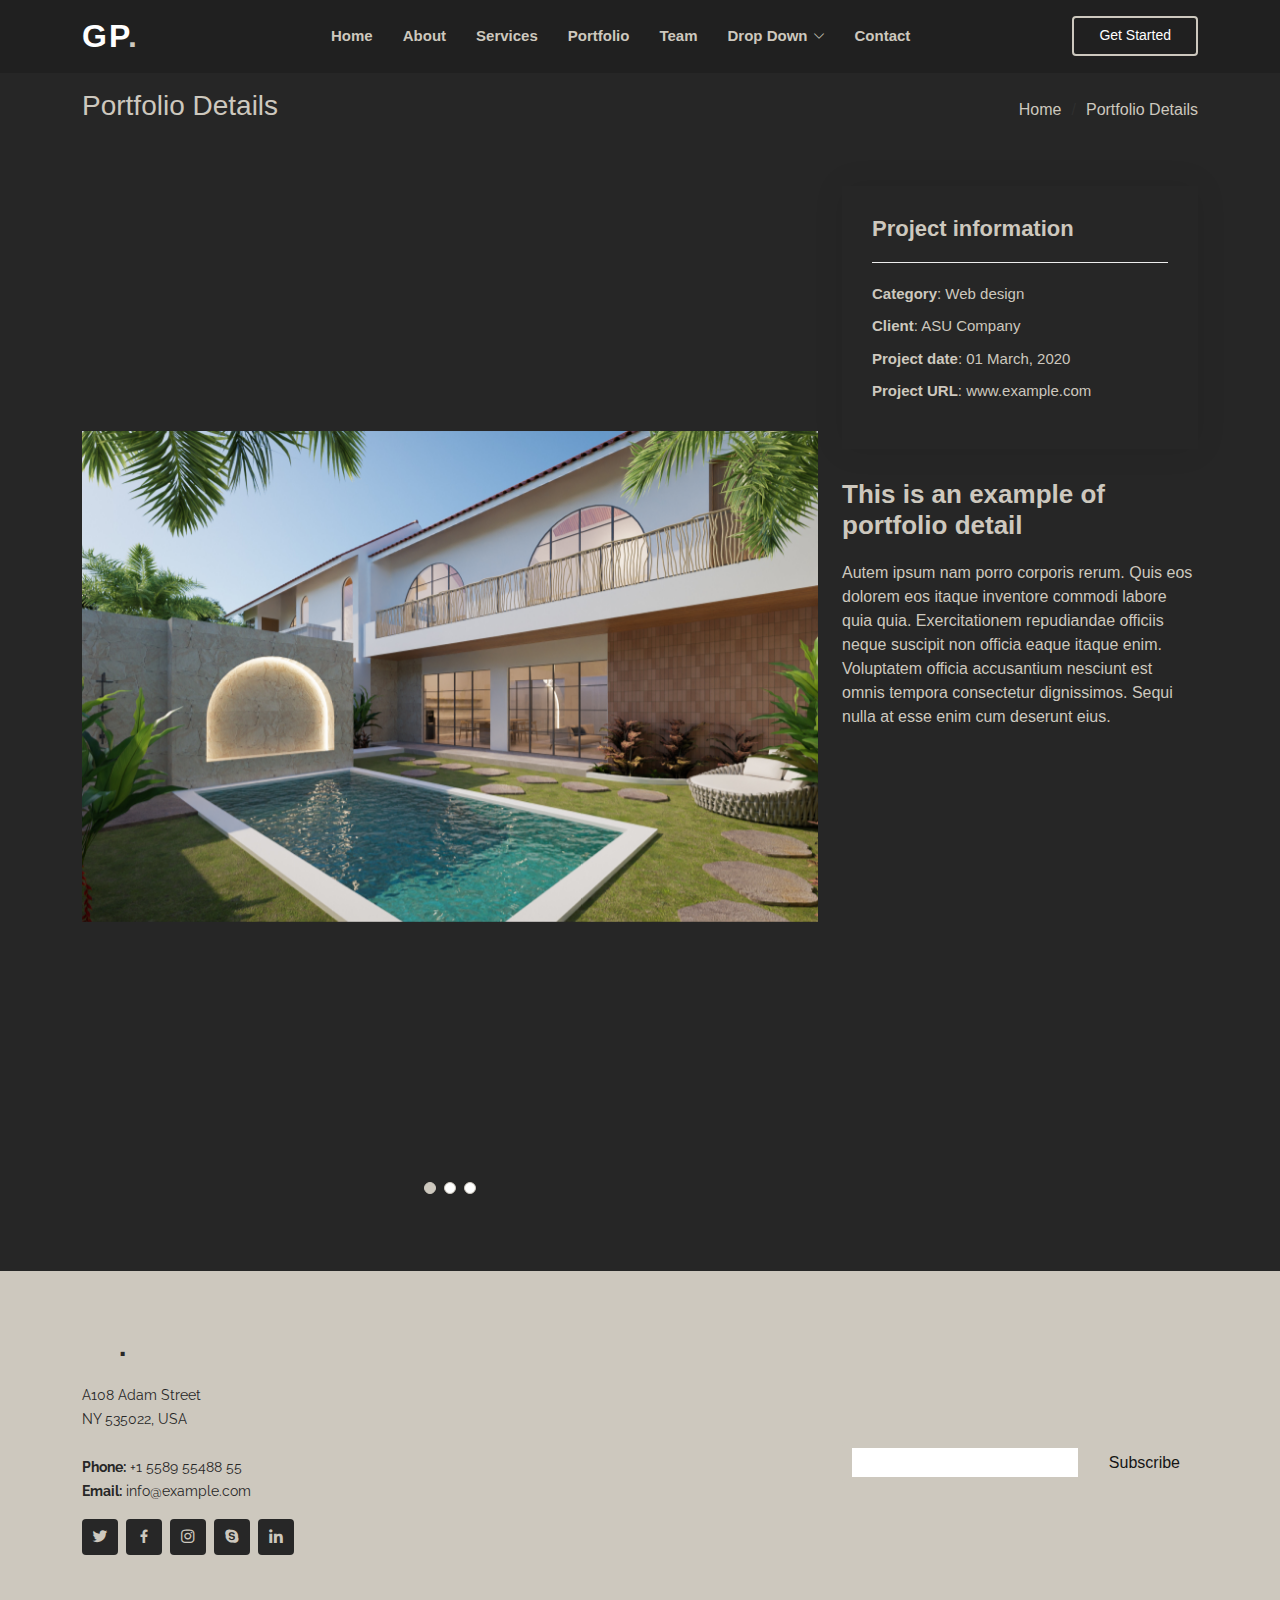
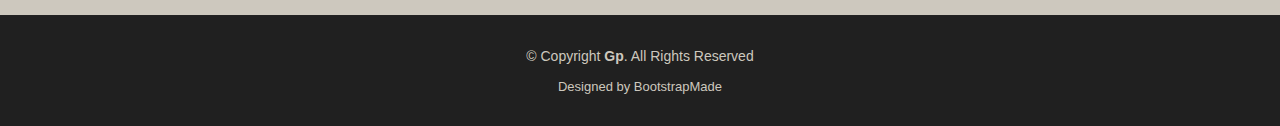
<file: portfolio-details.html>
<!DOCTYPE html>
<html lang="en">

<head>
  <meta charset="utf-8">
  <meta content="width=device-width, initial-scale=1.0" name="viewport">

  <title>Portfolio Details - Gp Bootstrap Template</title>
  <meta content="" name="description">
  <meta content="" name="keywords">

  <!-- Favicons -->
  <link href="assets/img/favicon.png" rel="icon">
  <link href="assets/img/apple-touch-icon.png" rel="apple-touch-icon">

  <!-- Google Fonts -->
  <link href="https://fonts.googleapis.com/css?family=Open+Sans:300,300i,400,400i,600,600i,700,700i|Raleway:300,300i,400,400i,500,500i,600,600i,700,700i|Poppins:300,300i,400,400i,500,500i,600,600i,700,700i" rel="stylesheet">

  <!-- Vendor CSS Files -->
  <link href="assets/vendor/aos/aos.css" rel="stylesheet">
  <link href="assets/vendor/bootstrap/css/bootstrap.min.css" rel="stylesheet">
  <link href="assets/vendor/bootstrap-icons/bootstrap-icons.css" rel="stylesheet">
  <link href="assets/vendor/boxicons/css/boxicons.min.css" rel="stylesheet">
  <link href="assets/vendor/glightbox/css/glightbox.min.css" rel="stylesheet">
  <link href="assets/vendor/remixicon/remixicon.css" rel="stylesheet">
  <link href="assets/vendor/swiper/swiper-bundle.min.css" rel="stylesheet">

  <!-- Template Main CSS File -->
  <link href="assets/css/style.css" rel="stylesheet">

  <!-- =======================================================
  * Template Name: Gp
  * Updated: Sep 18 2023 with Bootstrap v5.3.2
  * Template URL: https://bootstrapmade.com/gp-free-multipurpose-html-bootstrap-template/
  * Author: BootstrapMade.com
  * License: https://bootstrapmade.com/license/
  ======================================================== -->
</head>

<body>

  <!-- ======= Header ======= -->
  <header id="header" class="fixed-top header-inner-pages">
    <div class="container d-flex align-items-center justify-content-lg-between">

      <h1 class="logo me-auto me-lg-0"><a href="index.html">Gp<span>.</span></a></h1>
      <!-- Uncomment below if you prefer to use an image logo -->
      <!-- <a href="index.html" class="logo me-auto me-lg-0"><img src="assets/img/logo.png" alt="" class="img-fluid"></a>-->

      <nav id="navbar" class="navbar order-last order-lg-0">
        <ul>
          <li><a class="nav-link scrollto " href="#hero">Home</a></li>
          <li><a class="nav-link scrollto" href="#about">About</a></li>
          <li><a class="nav-link scrollto" href="#services">Services</a></li>
          <li><a class="nav-link scrollto active" href="#portfolio">Portfolio</a></li>
          <li><a class="nav-link scrollto" href="#team">Team</a></li>
          <li class="dropdown"><a href="#"><span>Drop Down</span> <i class="bi bi-chevron-down"></i></a>
            <ul>
              <li><a href="#">Drop Down 1</a></li>
              <li class="dropdown"><a href="#"><span>Deep Drop Down</span> <i class="bi bi-chevron-right"></i></a>
                <ul>
                  <li><a href="#">Deep Drop Down 1</a></li>
                  <li><a href="#">Deep Drop Down 2</a></li>
                  <li><a href="#">Deep Drop Down 3</a></li>
                  <li><a href="#">Deep Drop Down 4</a></li>
                  <li><a href="#">Deep Drop Down 5</a></li>
                </ul>
              </li>
              <li><a href="#">Drop Down 2</a></li>
              <li><a href="#">Drop Down 3</a></li>
              <li><a href="#">Drop Down 4</a></li>
            </ul>
          </li>
          <li><a class="nav-link scrollto" href="#contact">Contact</a></li>
        </ul>
        <i class="bi bi-list mobile-nav-toggle"></i>
      </nav><!-- .navbar -->

      <a href="#about" class="get-started-btn scrollto">Get Started</a>

    </div>
  </header><!-- End Header -->

  <main id="main">

    <!-- ======= Breadcrumbs ======= -->
    <section id="breadcrumbs" class="breadcrumbs">
      <div class="container">

        <div class="d-flex justify-content-between align-items-center">
          <h2>Portfolio Details</h2>
          <ol>
            <li><a href="index.html">Home</a></li>
            <li>Portfolio Details</li>
          </ol>
        </div>

      </div>
    </section><!-- End Breadcrumbs -->

    <!-- ======= Portfolio Details Section ======= -->
    <section id="portfolio-details" class="portfolio-details">
      <div class="container">

        <div class="row gy-4">

          <div class="col-lg-8">
            <div class="portfolio-details-slider swiper">
              <div class="swiper-wrapper align-items-center">

                <div class="swiper-slide">
                  <img src="assets/img/portfolio/portfolio-1.jpg" alt="">
                </div>

                <div class="swiper-slide">
                  <img src="assets/img/portfolio/portfolio-2.jpg" alt="">
                </div>

                <div class="swiper-slide">
                  <img src="assets/img/portfolio/portfolio-3.jpg" alt="">
                </div>

              </div>
              <div class="swiper-pagination"></div>
            </div>
          </div>

          <div class="col-lg-4">
            <div class="portfolio-info">
              <h3>Project information</h3>
              <ul>
                <li><strong>Category</strong>: Web design</li>
                <li><strong>Client</strong>: ASU Company</li>
                <li><strong>Project date</strong>: 01 March, 2020</li>
                <li><strong>Project URL</strong>: <a href="#">www.example.com</a></li>
              </ul>
            </div>
            <div class="portfolio-description">
              <h2>This is an example of portfolio detail</h2>
              <p>
                Autem ipsum nam porro corporis rerum. Quis eos dolorem eos itaque inventore commodi labore quia quia. Exercitationem repudiandae officiis neque suscipit non officia eaque itaque enim. Voluptatem officia accusantium nesciunt est omnis tempora consectetur dignissimos. Sequi nulla at esse enim cum deserunt eius.
              </p>
            </div>
          </div>

        </div>

      </div>
    </section><!-- End Portfolio Details Section -->

  </main><!-- End #main -->

  <!-- ======= Footer ======= -->
  <footer id="footer">
    <div class="footer-top">
      <div class="container">
        <div class="row">

          <div class="col-lg-3 col-md-6">
            <div class="footer-info">
              <h3>Gp<span>.</span></h3>
              <p>
                A108 Adam Street <br>
                NY 535022, USA<br><br>
                <strong>Phone:</strong> +1 5589 55488 55<br>
                <strong>Email:</strong> info@example.com<br>
              </p>
              <div class="social-links mt-3">
                <a href="#" class="twitter"><i class="bx bxl-twitter"></i></a>
                <a href="#" class="facebook"><i class="bx bxl-facebook"></i></a>
                <a href="#" class="instagram"><i class="bx bxl-instagram"></i></a>
                <a href="#" class="google-plus"><i class="bx bxl-skype"></i></a>
                <a href="#" class="linkedin"><i class="bx bxl-linkedin"></i></a>
              </div>
            </div>
          </div>

          <div class="col-lg-2 col-md-6 footer-links">
            <h4>Useful Links</h4>
            <ul>
              <li><i class="bx bx-chevron-right"></i> <a href="#">Home</a></li>
              <li><i class="bx bx-chevron-right"></i> <a href="#">About us</a></li>
              <li><i class="bx bx-chevron-right"></i> <a href="#">Services</a></li>
              <li><i class="bx bx-chevron-right"></i> <a href="#">Terms of service</a></li>
              <li><i class="bx bx-chevron-right"></i> <a href="#">Privacy policy</a></li>
            </ul>
          </div>

          <div class="col-lg-3 col-md-6 footer-links">
            <h4>Our Services</h4>
            <ul>
              <li><i class="bx bx-chevron-right"></i> <a href="#">Web Design</a></li>
              <li><i class="bx bx-chevron-right"></i> <a href="#">Web Development</a></li>
              <li><i class="bx bx-chevron-right"></i> <a href="#">Product Management</a></li>
              <li><i class="bx bx-chevron-right"></i> <a href="#">Marketing</a></li>
              <li><i class="bx bx-chevron-right"></i> <a href="#">Graphic Design</a></li>
            </ul>
          </div>

          <div class="col-lg-4 col-md-6 footer-newsletter">
            <h4>Our Newsletter</h4>
            <p>Tamen quem nulla quae legam multos aute sint culpa legam noster magna</p>
            <form action="" method="post">
              <input type="email" name="email"><input type="submit" value="Subscribe">
            </form>

          </div>

        </div>
      </div>
    </div>

    <div class="container">
      <div class="copyright">
        &copy; Copyright <strong><span>Gp</span></strong>. All Rights Reserved
      </div>
      <div class="credits">
        <!-- All the links in the footer should remain intact. -->
        <!-- You can delete the links only if you purchased the pro version. -->
        <!-- Licensing information: https://bootstrapmade.com/license/ -->
        <!-- Purchase the pro version with working PHP/AJAX contact form: https://bootstrapmade.com/gp-free-multipurpose-html-bootstrap-template/ -->
        Designed by <a href="https://bootstrapmade.com/">BootstrapMade</a>
      </div>
    </div>
  </footer><!-- End Footer -->

  <div id="preloader"></div>
  <a href="#" class="back-to-top d-flex align-items-center justify-content-center"><i class="bi bi-arrow-up-short"></i></a>

  <!-- Vendor JS Files -->
  <script src="assets/vendor/purecounter/purecounter_vanilla.js"></script>
  <script src="assets/vendor/aos/aos.js"></script>
  <script src="assets/vendor/bootstrap/js/bootstrap.bundle.min.js"></script>
  <script src="assets/vendor/glightbox/js/glightbox.min.js"></script>
  <script src="assets/vendor/isotope-layout/isotope.pkgd.min.js"></script>
  <script src="assets/vendor/swiper/swiper-bundle.min.js"></script>
  <script src="assets/vendor/php-email-form/validate.js"></script>

  <!-- Template Main JS File -->
  <script src="assets/js/main.js"></script>

</body>

</html>
</file>
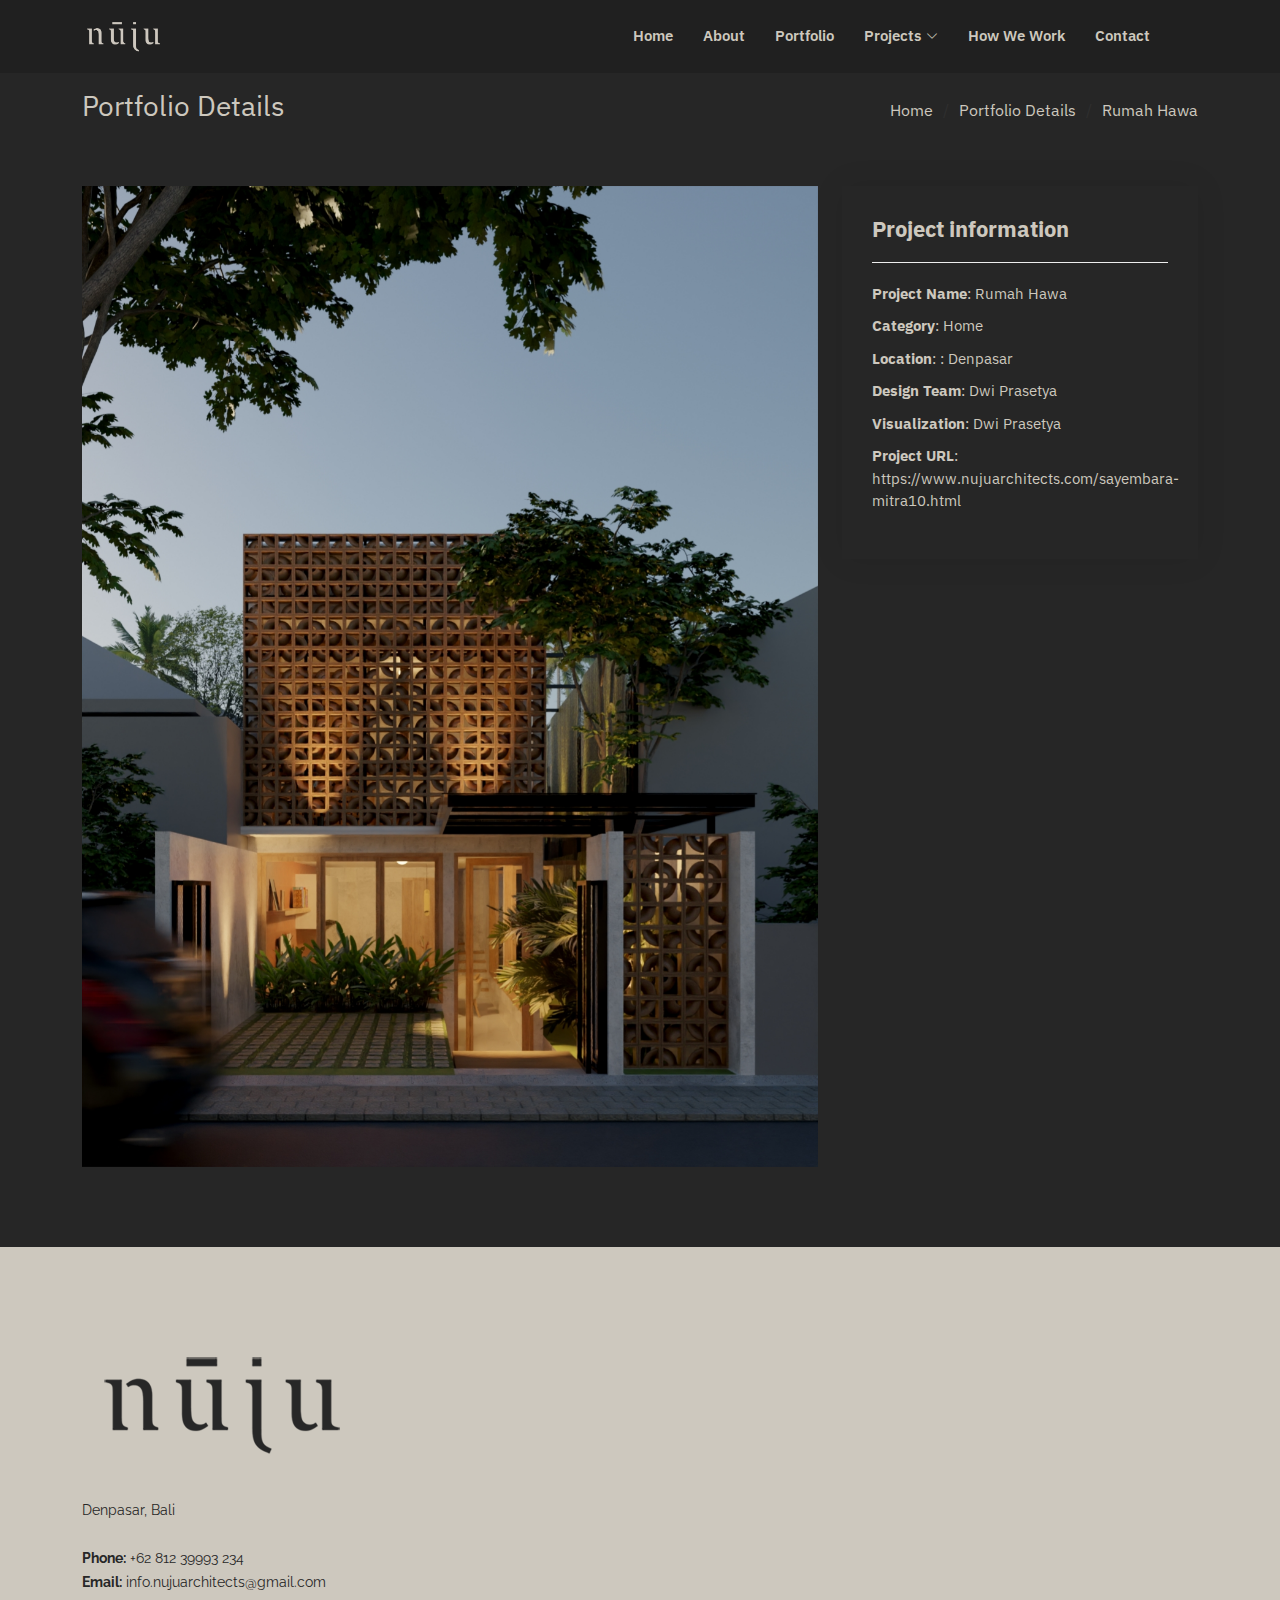
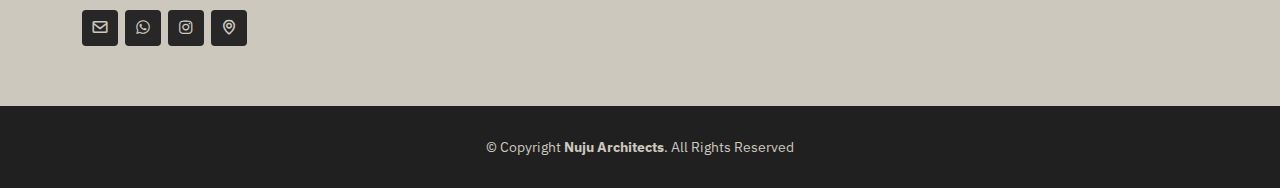
<file: sayembara-mitra10.html>
<!DOCTYPE html>
<html lang="en">

<head>
  <meta charset="utf-8" />
  <meta content="width=device-width, initial-scale=1.0" name="viewport" />

  <title>Nuju Architects</title>
  <meta content="" name="description" />
  <meta content="" name="keywords" />

  <!-- Favicons -->
  <link href="assets/img/favicon.png" rel="icon" />
  <link href="assets/img/apple-touch-icon.png" rel="apple-touch-icon" />

  <!-- Google Fonts -->
  <link rel="preconnect" href="https://fonts.googleapis.com" />
  <link rel="preconnect" href="https://fonts.gstatic.com" crossorigin />
  <link
    href="https://fonts.googleapis.com/css2?family=IBM+Plex+Sans:ital,wght@0,100;0,200;0,300;0,400;0,500;0,600;0,700;1,100;1,200;1,300;1,400;1,500;1,600;1,700&display=swap"
    rel="stylesheet" />
  <link
    href="https://fonts.googleapis.com/css?family=Open+Sans:300,300i,400,400i,600,600i,700,700i|Raleway:300,300i,400,400i,500,500i,600,600i,700,700i|Poppins:300,300i,400,400i,500,500i,600,600i,700,700i"
    rel="stylesheet" />

  <!-- Vendor CSS Files -->
  <link href="assets/vendor/aos/aos.css" rel="stylesheet" />
  <link href="assets/vendor/bootstrap/css/bootstrap.min.css" rel="stylesheet" />
  <link href="assets/vendor/bootstrap-icons/bootstrap-icons.css" rel="stylesheet" />
  <link href="assets/vendor/boxicons/css/boxicons.min.css" rel="stylesheet" />
  <link href="assets/vendor/glightbox/css/glightbox.min.css" rel="stylesheet" />
  <link href="assets/vendor/remixicon/remixicon.css" rel="stylesheet" />
  <link href="assets/vendor/swiper/swiper-bundle.min.css" rel="stylesheet" />

  <!-- Template Main CSS File -->
  <link href="assets/css/style.css" rel="stylesheet" />
</head>

<body>

  <!-- ======= Header ======= -->
  <header id="header" class="fixed-top header-inner-pages">
    <div class="container d-flex align-items-center justify-content-lg-between">

      <h1 class="logo me-auto me-lg-0">
        <a href="index.html" class="logo me-auto me-lg-0"><img src="assets/img/nuju-logo.png" alt=""
            class="img-fluid" /></a>
      </h1>

<nav id="navbar" class="navbar order-last order-lg-0 pe-5">
        <ul>
         <li><a class="nav-link scrollto" href="/#hero">Home</a></li>
         <li><a class="nav-link scrollto" href="/#about">About</a></li>
         <a class="nav-link scrollto" href="/#portfolio">Portfolio</a>
        </li>
        <li class="dropdown"><a href="#"><span>Projects</span> <i class="bi bi-chevron-down"></i></a>
          <ul>
            <li><a href="agus-house.html" target="_blank">Agus JB House</a></li>
              <li><a href="intan-house.html" target="_blank">Intan House</a></li>
              <li><a href="double-u-wine.html" target="_blank">Double U Wine Store</a></li>
              <li><a href="tukad-batanghari.html" target="_blank">Interior Bedroom - T Putra</a></li>
              <li><a href="jimmy-butcher.html" target="_blank">Jimmy Butcher Store</a></li>
              <li><a href="master-punggul.html" target="_blank">Masterplan Punggul</a></li>
              <li><a href="sayembara-mitra10.html" target="_blank">Rumah Hawa</a></li>
              <li><a href="type-72-80.html" target="_blank">80 House</a></li>
              <li><a href="villa-elvi.html" target="_blank">Villa Mumbul</a></li>
              <li><a href="villa-ami.html" target="_blank">Villa Ami</a></li>
              <li><a href="widana-house.html" target="_blank">W House</a></li>
            </ul>
          </li>
          <li><a class="nav-link scrollto" href="howwework.html">How We Work</a></li>
          <li><a class="nav-link scrollto" href="/#contact">Contact</a></li>
        </ul>
        <i class="bi bi-list mobile-nav-toggle"></i>
      </nav>
      <!-- .navbar -->

    </div>
  </header><!-- End Header -->

  <main id="main">

    <!-- ======= Breadcrumbs ======= -->
    <section id="breadcrumbs" class="breadcrumbs">
      <div class="container">

        <div class="d-flex justify-content-between align-items-center">
          <h2>Portfolio Details</h2>
          <ol>
            <li><a href="index.html">Home</a></li>
            <li>Portfolio Details</li>
            <li>Rumah Hawa</li>
          </ol>
        </div>

      </div>
    </section><!-- End Breadcrumbs -->

    <!-- ======= Portfolio Details Section ======= -->
    <section id="portfolio-details" class="portfolio-details">
      <div class="container">

        <div class="row gy-4">

          <div class="col-lg-8">
            <div class="portfolio-details-slider swiper">
              <div class="swiper-wrapper align-items-center">

                <div class="swiper-slide">
                  <img src="assets/img/project/sayembara-mitra10/1.jpg" alt="">
                </div>

              </div>
              <div class="swiper-pagination"></div>
            </div>
          </div>

          <div class="col-lg-4">
            <div class="portfolio-info">
              <h3>Project information</h3>
              <ul>
                <li><strong>Project Name</strong>: Rumah Hawa</li>
                <li><strong>Category</strong>: Home</li>
                <li><strong>Location</strong>: : Denpasar </li>
                <li><strong>Design Team</strong>: Dwi Prasetya</li>
                <li><strong>Visualization</strong>: Dwi Prasetya</li>
                <li><strong>Project URL</strong>: <a href="https://www.nujuarchitects.com/sayembara-mitra10.html">
                    https://www.nujuarchitects.com/sayembara-mitra10.html
                  </a></li>
              </ul>
            </div>
            <!-- <div class="portfolio-description">
              <h2>This is an example of portfolio detail</h2>
              <p>
                Autem ipsum nam porro corporis rerum. Quis eos dolorem eos itaque inventore commodi labore quia quia. Exercitationem repudiandae officiis neque suscipit non officia eaque itaque enim. Voluptatem officia accusantium nesciunt est omnis tempora consectetur dignissimos. Sequi nulla at esse enim cum deserunt eius.
              </p>
            </div> -->
          </div>

        </div>

      </div>
    </section><!-- End Portfolio Details Section -->

  </main><!-- End #main -->


    <!-- ======= Footer ======= -->
    <footer id="footer">
      <div class="footer-top">
        <div class="container">
          <div class="row">
            <div class="col-lg-4 col-md-6">
              <div class="footer-info">
                <img src="assets/img/nuju-logo-alt.png" alt="" class="img-fluid" />
                <p>
                  Denpasar, Bali<br /><br />
                  <strong>Phone:</strong> +62 812 39993 234<br />
                  <strong>Email:</strong> info.nujuarchitects@gmail.com<br />
                </p>
                <div class="social-links mt-3">
                  <a href="mailto:info.nujuarchitects@gmail.com" target="_blank" class="gmail"><i
                      class="bx bx-envelope"></i></a>
                  <a href="https://wa.me/081239993234" target="_blank" class="whatsapp"><i
                      class="bx bxl-whatsapp"></i></a>
                  <a href="https://www.instagram.com/nuju.architects" target="_blank" class="instagram"><i
                      class="bx bxl-instagram"></i></a>
                  <a href="https://www.google.com/maps/place/Denpasar,+Kota+Denpasar,+Bali/@-8.6725048,115.1418723,12z/data=!3m1!4b1!4m6!3m5!1s0x2dd2409b0e5e80db:0xe27334e8ccb9374a!8m2!3d-8.6704582!4d115.2126293!16zL20vMDJuYmgx?entry=ttu"
                    target="_blank" class="map"><i class="bx bx-map"></i></a>
                </div>
              </div>
            </div>

            <!-- <div class="col-lg-2 col-md-6 footer-links">
              <h4>Site Map</h4>
              <ul>
                <li>
                  <i class="bx bx-chevron-right"></i> <a href="#" class="scrollto">Home</a>
                </li>
                <li>
                  <i class="bx bx-chevron-right"></i> <a href="#about" class="scrollto">About us</a>
                </li>
                <li>
                  <i class="bx bx-chevron-right"></i> <a href="#portfolio" class="scrollto">Portfolio</a>
                </li>
                <li>
                  <i class="bx bx-chevron-right"></i>
                  <a href="#contact" class="scrollto">Contact</a>
                </li>
              </ul>
            </div>

            <div class="col-lg-3 col-md-6 footer-links">
              <h4>Our Projects</h4>
              <ul>
                <li>
                  <i class="bx bx-chevron-right"></i>
                  <a href="agus-house.html" target="_blank">Agus JB House</a>
                </li>
                <li>
                  <i class="bx bx-chevron-right"></i>
                  <a href="intan-house.html" target="_blank">Intan House</a>
                </li>
                <li>
                  <i class="bx bx-chevron-right"></i>
                  <a href="double-u-wine.html" target="_blank">Double U Wine Store</a>
                </li>
                <li>
                  <i class="bx bx-chevron-right"></i>
                  <a href="tukad-batanghari.html" target="_blank">Interior Bedroom - T Putra</a>
                </li>
                <li>
                  <i class="bx bx-chevron-right"></i>
                  <a href="jimmy-butcher.html" target="_blank">Jimmy Butcher Store</a>
                </li>
                </li>
                <li>
                  <i class="bx bx-chevron-right"></i>
                  <a href="master-punggul.html" target="_blank">Masterplan Punggul</a>
                </li>
                </li>
              </ul>
            </div>

            <div class="col-lg-3 col-md-6 footer-links">
              <h4>Our Projects</h4>
              <ul>
                <li>
                  <i class="bx bx-chevron-right"></i>
                  <a href="sayembara-mitra10.html" target="_blank">Rumah Hawa</a>
                </li>
                </li>
                <li>
                  <i class="bx bx-chevron-right"></i>
                  <a href="type-72-80.html" target="_blank">80 House</a>
                </li>
                </li>
                <li>
                  <i class="bx bx-chevron-right"></i>
                  <a href="villa-elvi.html" target="_blank">Villa Mumbul</a>
                </li>
                </li>
                <li>
                  <i class="bx bx-chevron-right"></i>
                  <a href="villa-ami.html" target="_blank">Villa Ami</a>
                </li>
                </li>
                <li>
                  <i class="bx bx-chevron-right"></i>
                  <a href="widana-house.html" target="_blank">W House</a>
                </li>
              </ul>
            </div> -->
          </div>
        </div>
      </div>

      <div class="container">
        <div class="copyright">
          &copy; Copyright <strong><span>Nuju Architects</span></strong>. All Rights Reserved
        </div>
      </div>
    </footer>
    <!-- End Footer -->

  <div id="preloader"></div>
  <a href="#" class="back-to-top d-flex align-items-center justify-content-center"><i
      class="bi bi-arrow-up-short"></i></a>

  <!-- Vendor JS Files -->
  <script src="assets/vendor/purecounter/purecounter_vanilla.js"></script>
  <script src="assets/vendor/aos/aos.js"></script>
  <script src="assets/vendor/bootstrap/js/bootstrap.bundle.min.js"></script>
  <script src="assets/vendor/glightbox/js/glightbox.min.js"></script>
  <script src="assets/vendor/isotope-layout/isotope.pkgd.min.js"></script>
  <script src="assets/vendor/swiper/swiper-bundle.min.js"></script>
  <script src="assets/vendor/php-email-form/validate.js"></script>

  <!-- Template Main JS File -->
  <script src="assets/js/main.js"></script>

</body>

</html>
</file>
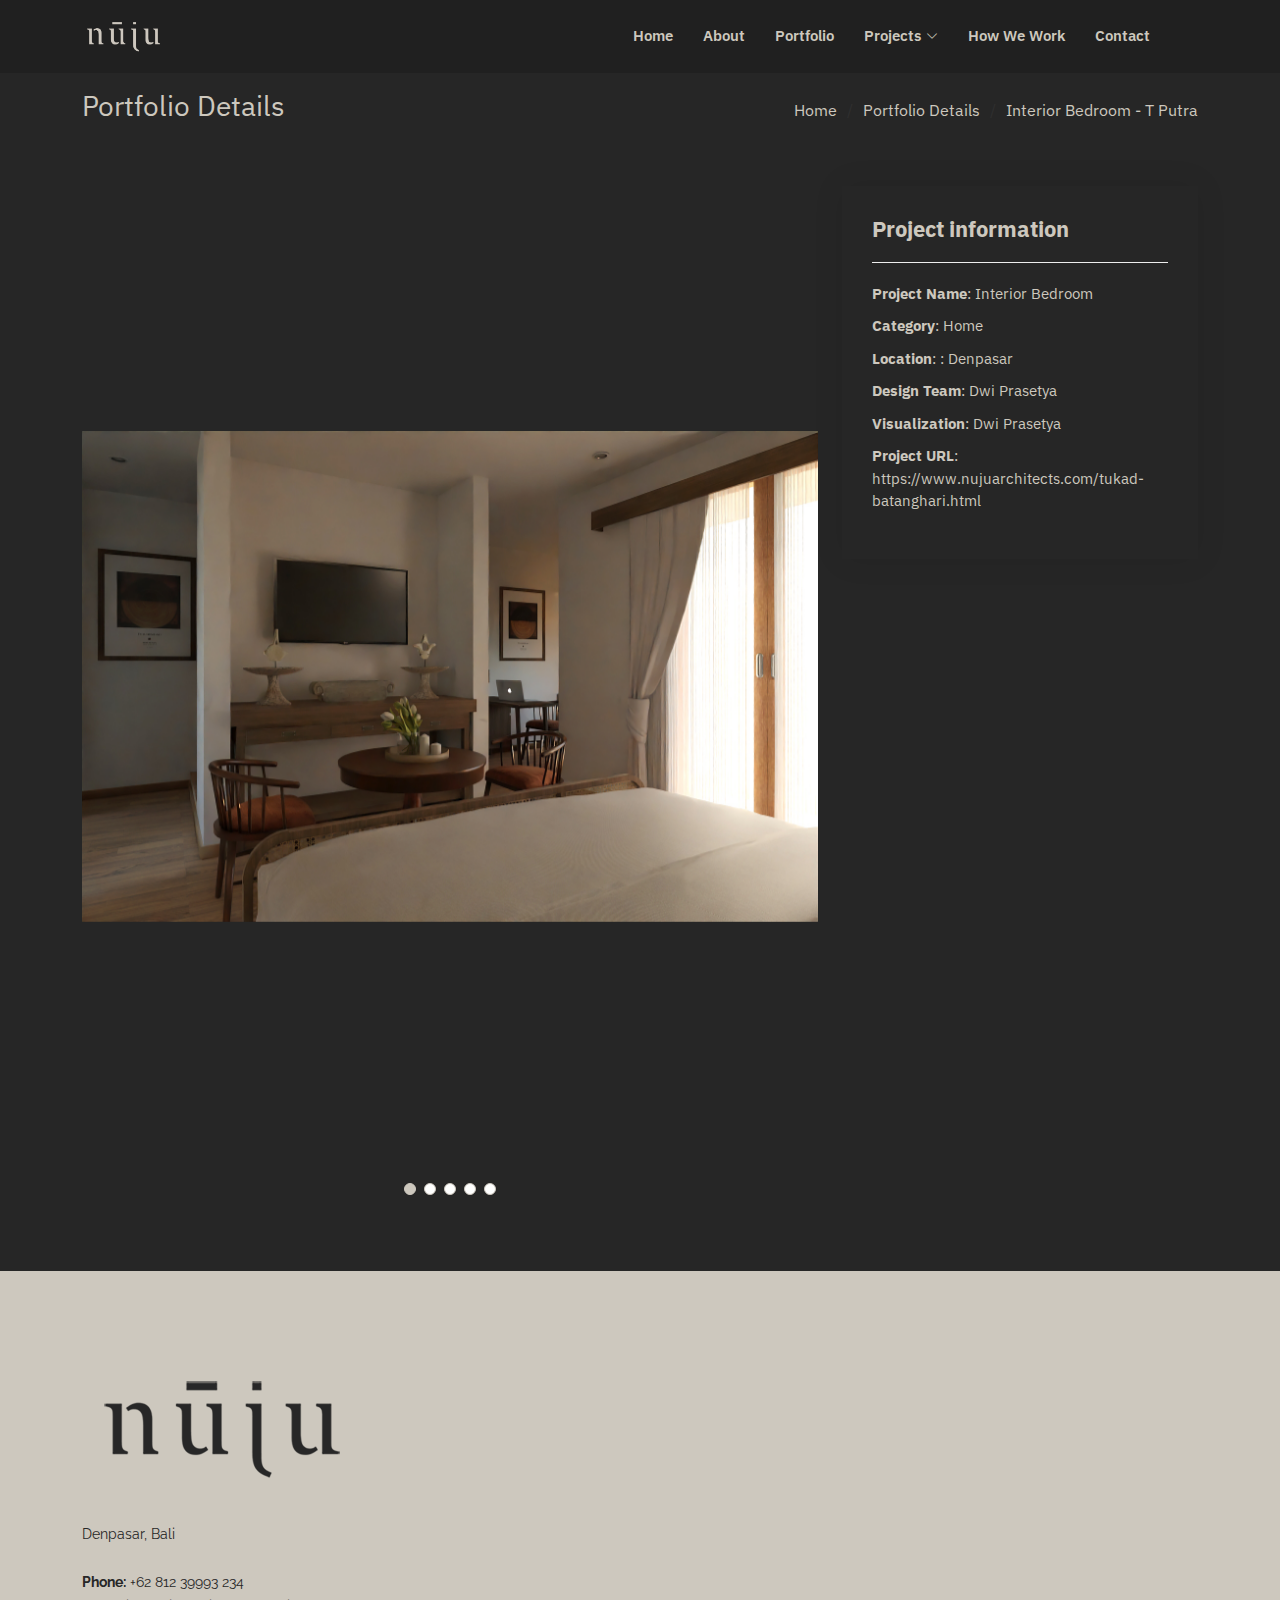
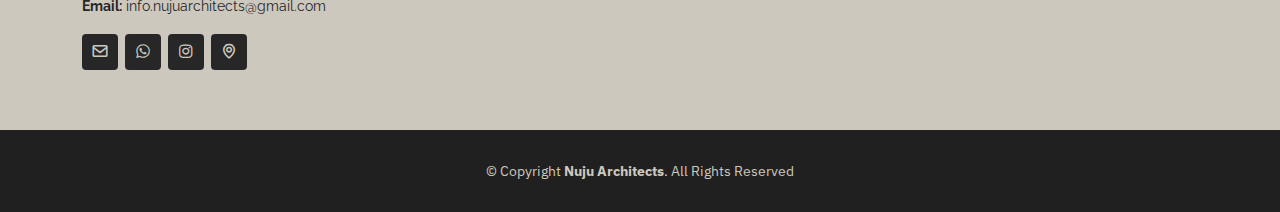
<file: tukad-batanghari.html>
<!DOCTYPE html>
<html lang="en">

<head>
  <meta charset="utf-8" />
  <meta content="width=device-width, initial-scale=1.0" name="viewport" />

  <title>Nuju Architects</title>
  <meta content="" name="description" />
  <meta content="" name="keywords" />

  <!-- Favicons -->
  <link href="assets/img/favicon.png" rel="icon" />
  <link href="assets/img/apple-touch-icon.png" rel="apple-touch-icon" />

  <!-- Google Fonts -->
  <link rel="preconnect" href="https://fonts.googleapis.com" />
  <link rel="preconnect" href="https://fonts.gstatic.com" crossorigin />
  <link
    href="https://fonts.googleapis.com/css2?family=IBM+Plex+Sans:ital,wght@0,100;0,200;0,300;0,400;0,500;0,600;0,700;1,100;1,200;1,300;1,400;1,500;1,600;1,700&display=swap"
    rel="stylesheet" />
  <link
    href="https://fonts.googleapis.com/css?family=Open+Sans:300,300i,400,400i,600,600i,700,700i|Raleway:300,300i,400,400i,500,500i,600,600i,700,700i|Poppins:300,300i,400,400i,500,500i,600,600i,700,700i"
    rel="stylesheet" />

  <!-- Vendor CSS Files -->
  <link href="assets/vendor/aos/aos.css" rel="stylesheet" />
  <link href="assets/vendor/bootstrap/css/bootstrap.min.css" rel="stylesheet" />
  <link href="assets/vendor/bootstrap-icons/bootstrap-icons.css" rel="stylesheet" />
  <link href="assets/vendor/boxicons/css/boxicons.min.css" rel="stylesheet" />
  <link href="assets/vendor/glightbox/css/glightbox.min.css" rel="stylesheet" />
  <link href="assets/vendor/remixicon/remixicon.css" rel="stylesheet" />
  <link href="assets/vendor/swiper/swiper-bundle.min.css" rel="stylesheet" />

  <!-- Template Main CSS File -->
  <link href="assets/css/style.css" rel="stylesheet" />
</head>

<body>

  <!-- ======= Header ======= -->
  <header id="header" class="fixed-top header-inner-pages">
    <div class="container d-flex align-items-center justify-content-lg-between">

      <h1 class="logo me-auto me-lg-0">
        <a href="index.html" class="logo me-auto me-lg-0"><img src="assets/img/nuju-logo.png" alt=""
            class="img-fluid" /></a>
      </h1>

<nav id="navbar" class="navbar order-last order-lg-0 pe-5">
        <ul>
         <li><a class="nav-link scrollto" href="/#hero">Home</a></li>
         <li><a class="nav-link scrollto" href="/#about">About</a></li>
         <a class="nav-link scrollto" href="/#portfolio">Portfolio</a>
        </li>
        <li class="dropdown"><a href="#"><span>Projects</span> <i class="bi bi-chevron-down"></i></a>
          <ul>
            <li><a href="agus-house.html" target="_blank">Agus JB House</a></li>
              <li><a href="intan-house.html" target="_blank">Intan House</a></li>
              <li><a href="double-u-wine.html" target="_blank">Double U Wine Store</a></li>
              <li><a href="tukad-batanghari.html" target="_blank">Interior Bedroom - T Putra</a></li>
              <li><a href="jimmy-butcher.html" target="_blank">Jimmy Butcher Store</a></li>
              <li><a href="master-punggul.html" target="_blank">Masterplan Punggul</a></li>
              <li><a href="sayembara-mitra10.html" target="_blank">Rumah Hawa</a></li>
              <li><a href="type-72-80.html" target="_blank">80 House</a></li>
              <li><a href="villa-elvi.html" target="_blank">Villa Mumbul</a></li>
              <li><a href="villa-ami.html" target="_blank">Villa Ami</a></li>
              <li><a href="widana-house.html" target="_blank">W House</a></li>
            </ul>
          </li>
          <li><a class="nav-link scrollto" href="howwework.html">How We Work</a></li>
          <li><a class="nav-link scrollto" href="/#contact">Contact</a></li>
        </ul>
        <i class="bi bi-list mobile-nav-toggle"></i>
      </nav>
      <!-- .navbar -->

    </div>
  </header><!-- End Header -->

  <main id="main">

    <!-- ======= Breadcrumbs ======= -->
    <section id="breadcrumbs" class="breadcrumbs">
      <div class="container">

        <div class="d-flex justify-content-between align-items-center">
          <h2>Portfolio Details</h2>
          <ol>
            <li><a href="index.html">Home</a></li>
            <li>Portfolio Details</li>
            <li>Interior Bedroom - T Putra</li>
          </ol>
        </div>

      </div>
    </section><!-- End Breadcrumbs -->

    <!-- ======= Portfolio Details Section ======= -->
    <section id="portfolio-details" class="portfolio-details">
      <div class="container">

        <div class="row gy-4">

          <div class="col-lg-8">
            <div class="portfolio-details-slider swiper">
              <div class="swiper-wrapper align-items-center">

                <div class="swiper-slide">
                  <img src="assets/img/project/tukad-batanghari/1.jpg" alt="">
                </div>

                <div class="swiper-slide">
                  <img src="assets/img/project/tukad-batanghari/2.jpg" alt="">
                </div>

                <div class="swiper-slide">
                  <img src="assets/img/project/tukad-batanghari/3.jpg" alt="">
                </div>

                <div class="swiper-slide">
                  <img src="assets/img/project/tukad-batanghari/4.jpg" alt="">
                </div>

                <div class="swiper-slide">
                  <img src="assets/img/project/tukad-batanghari/5.jpg" alt="">
                </div>

              </div>
              <div class="swiper-pagination"></div>
            </div>
          </div>

          <div class="col-lg-4">
            <div class="portfolio-info">
              <h3>Project information</h3>
              <ul>
                <li><strong>Project Name</strong>: Interior Bedroom</li>
                <li><strong>Category</strong>: Home</li>
                <li><strong>Location</strong>: : Denpasar </li>
                <li><strong>Design Team</strong>: Dwi Prasetya</li>
                <li><strong>Visualization</strong>: Dwi Prasetya</li>
                <li><strong>Project URL</strong>: <a href="https://www.nujuarchitects.com/tukad-batanghari.html">
                    https://www.nujuarchitects.com/tukad-batanghari.html
                  </a></li>
              </ul>
            </div>
            <!-- <div class="portfolio-description">
              <h2>This is an example of portfolio detail</h2>
              <p>
                Autem ipsum nam porro corporis rerum. Quis eos dolorem eos itaque inventore commodi labore quia quia. Exercitationem repudiandae officiis neque suscipit non officia eaque itaque enim. Voluptatem officia accusantium nesciunt est omnis tempora consectetur dignissimos. Sequi nulla at esse enim cum deserunt eius.
              </p>
            </div> -->
          </div>

        </div>

      </div>
    </section><!-- End Portfolio Details Section -->

  </main><!-- End #main -->


    <!-- ======= Footer ======= -->
    <footer id="footer">
      <div class="footer-top">
        <div class="container">
          <div class="row">
            <div class="col-lg-4 col-md-6">
              <div class="footer-info">
                <img src="assets/img/nuju-logo-alt.png" alt="" class="img-fluid" />
                <p>
                  Denpasar, Bali<br /><br />
                  <strong>Phone:</strong> +62 812 39993 234<br />
                  <strong>Email:</strong> info.nujuarchitects@gmail.com<br />
                </p>
                <div class="social-links mt-3">
                  <a href="mailto:info.nujuarchitects@gmail.com" target="_blank" class="gmail"><i
                      class="bx bx-envelope"></i></a>
                  <a href="https://wa.me/081239993234" target="_blank" class="whatsapp"><i
                      class="bx bxl-whatsapp"></i></a>
                  <a href="https://www.instagram.com/nuju.architects" target="_blank" class="instagram"><i
                      class="bx bxl-instagram"></i></a>
                  <a href="https://www.google.com/maps/place/Denpasar,+Kota+Denpasar,+Bali/@-8.6725048,115.1418723,12z/data=!3m1!4b1!4m6!3m5!1s0x2dd2409b0e5e80db:0xe27334e8ccb9374a!8m2!3d-8.6704582!4d115.2126293!16zL20vMDJuYmgx?entry=ttu"
                    target="_blank" class="map"><i class="bx bx-map"></i></a>
                </div>
              </div>
            </div>

            <!-- <div class="col-lg-2 col-md-6 footer-links">
              <h4>Site Map</h4>
              <ul>
                <li>
                  <i class="bx bx-chevron-right"></i> <a href="#" class="scrollto">Home</a>
                </li>
                <li>
                  <i class="bx bx-chevron-right"></i> <a href="#about" class="scrollto">About us</a>
                </li>
                <li>
                  <i class="bx bx-chevron-right"></i> <a href="#portfolio" class="scrollto">Portfolio</a>
                </li>
                <li>
                  <i class="bx bx-chevron-right"></i>
                  <a href="#contact" class="scrollto">Contact</a>
                </li>
              </ul>
            </div>

            <div class="col-lg-3 col-md-6 footer-links">
              <h4>Our Projects</h4>
              <ul>
                <li>
                  <i class="bx bx-chevron-right"></i>
                  <a href="agus-house.html" target="_blank">Agus JB House</a>
                </li>
                <li>
                  <i class="bx bx-chevron-right"></i>
                  <a href="intan-house.html" target="_blank">Intan House</a>
                </li>
                <li>
                  <i class="bx bx-chevron-right"></i>
                  <a href="double-u-wine.html" target="_blank">Double U Wine Store</a>
                </li>
                <li>
                  <i class="bx bx-chevron-right"></i>
                  <a href="tukad-batanghari.html" target="_blank">Interior Bedroom - T Putra</a>
                </li>
                <li>
                  <i class="bx bx-chevron-right"></i>
                  <a href="jimmy-butcher.html" target="_blank">Jimmy Butcher Store</a>
                </li>
                </li>
                <li>
                  <i class="bx bx-chevron-right"></i>
                  <a href="master-punggul.html" target="_blank">Masterplan Punggul</a>
                </li>
                </li>
              </ul>
            </div>

            <div class="col-lg-3 col-md-6 footer-links">
              <h4>Our Projects</h4>
              <ul>
                <li>
                  <i class="bx bx-chevron-right"></i>
                  <a href="sayembara-mitra10.html" target="_blank">Rumah Hawa</a>
                </li>
                </li>
                <li>
                  <i class="bx bx-chevron-right"></i>
                  <a href="type-72-80.html" target="_blank">80 House</a>
                </li>
                </li>
                <li>
                  <i class="bx bx-chevron-right"></i>
                  <a href="villa-elvi.html" target="_blank">Villa Mumbul</a>
                </li>
                </li>
                <li>
                  <i class="bx bx-chevron-right"></i>
                  <a href="villa-ami.html" target="_blank">Villa Ami</a>
                </li>
                </li>
                <li>
                  <i class="bx bx-chevron-right"></i>
                  <a href="widana-house.html" target="_blank">W House</a>
                </li>
              </ul>
            </div> -->
          </div>
        </div>
      </div>

      <div class="container">
        <div class="copyright">
          &copy; Copyright <strong><span>Nuju Architects</span></strong>. All Rights Reserved
        </div>
      </div>
    </footer>
    <!-- End Footer -->

  <div id="preloader"></div>
  <a href="#" class="back-to-top d-flex align-items-center justify-content-center"><i
      class="bi bi-arrow-up-short"></i></a>

  <!-- Vendor JS Files -->
  <script src="assets/vendor/purecounter/purecounter_vanilla.js"></script>
  <script src="assets/vendor/aos/aos.js"></script>
  <script src="assets/vendor/bootstrap/js/bootstrap.bundle.min.js"></script>
  <script src="assets/vendor/glightbox/js/glightbox.min.js"></script>
  <script src="assets/vendor/isotope-layout/isotope.pkgd.min.js"></script>
  <script src="assets/vendor/swiper/swiper-bundle.min.js"></script>
  <script src="assets/vendor/php-email-form/validate.js"></script>

  <!-- Template Main JS File -->
  <script src="assets/js/main.js"></script>

</body>

</html>
</file>
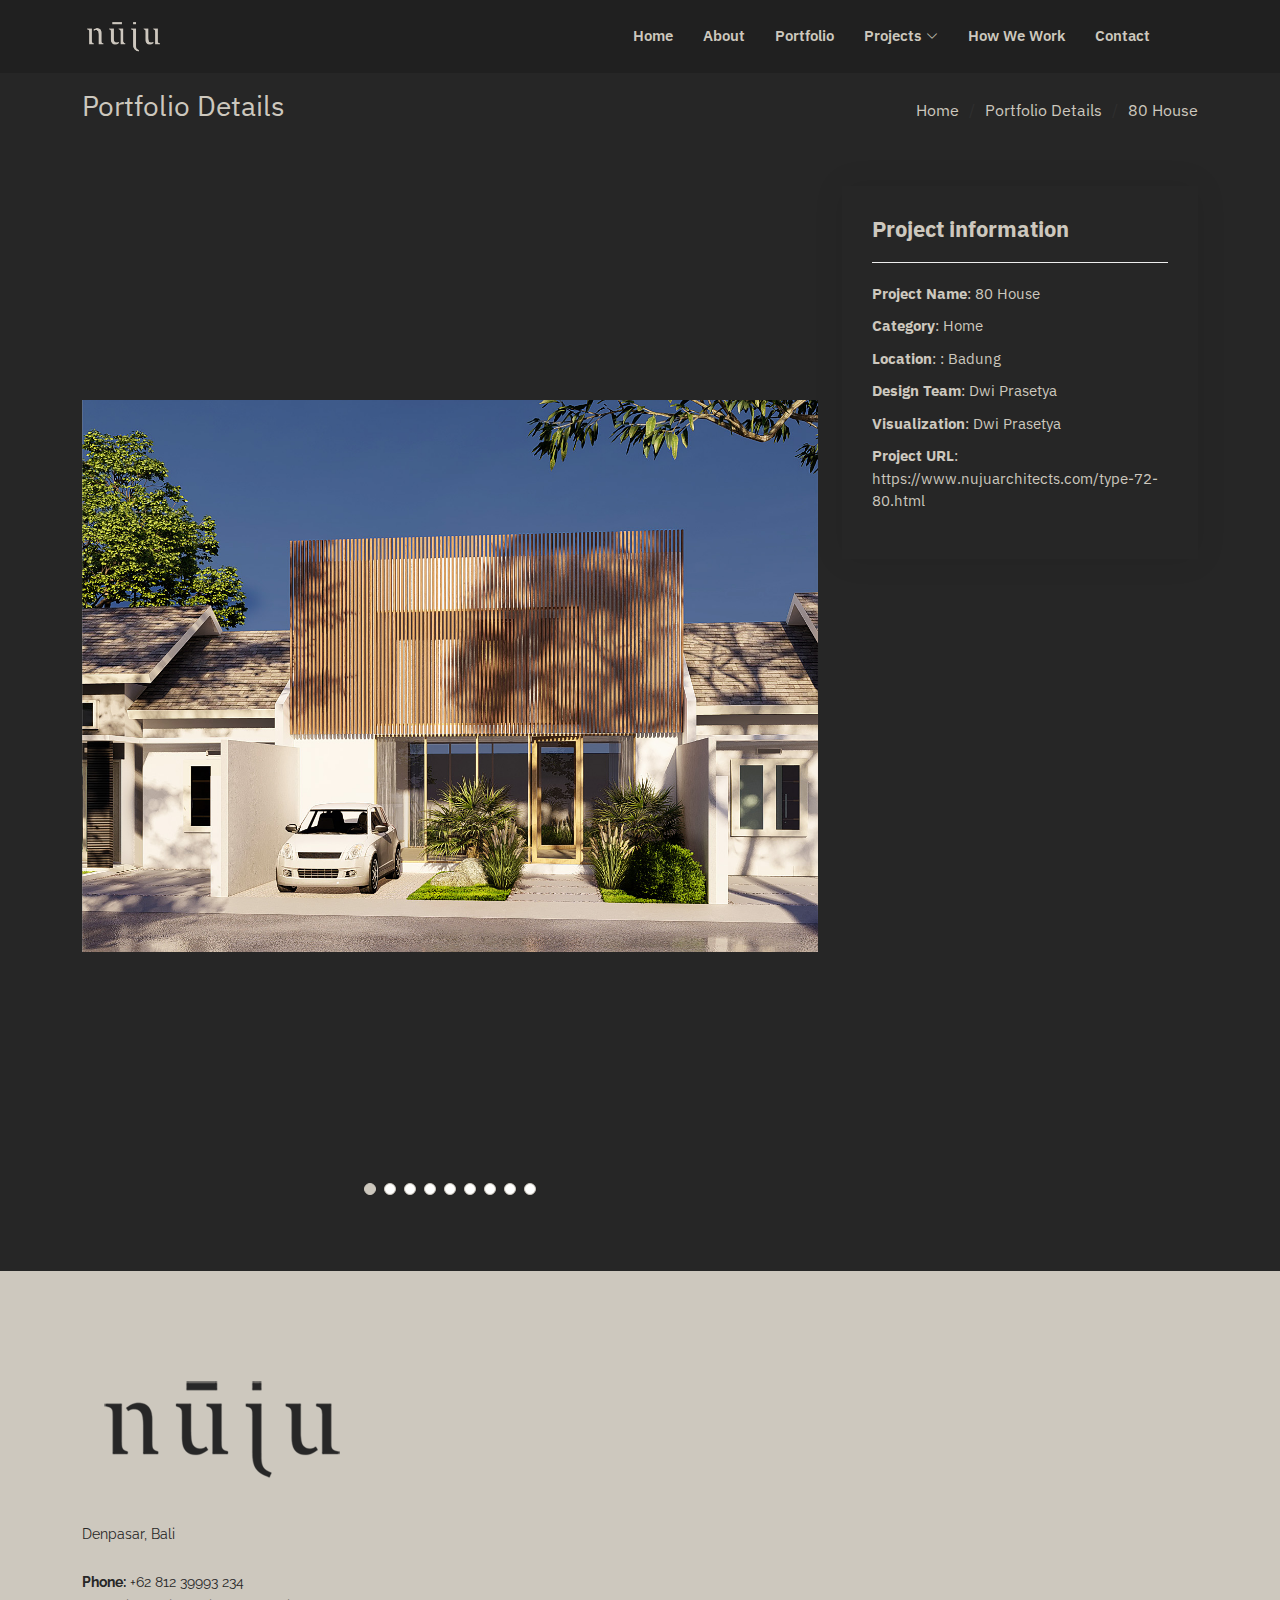
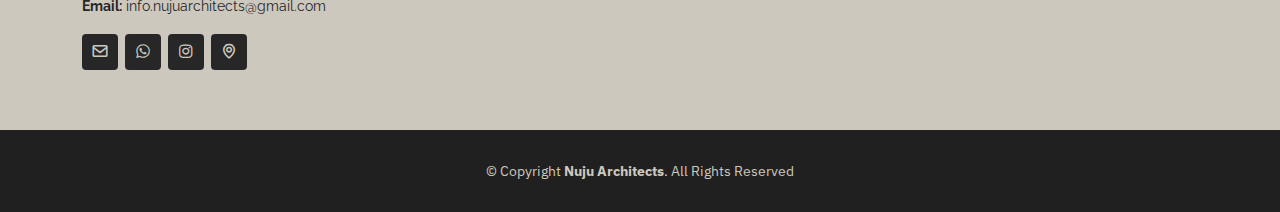
<file: type-72-80.html>
<!DOCTYPE html>
<html lang="en">

<head>
  <meta charset="utf-8" />
  <meta content="width=device-width, initial-scale=1.0" name="viewport" />

  <title>Nuju Architects</title>
  <meta content="" name="description" />
  <meta content="" name="keywords" />

  <!-- Favicons -->
  <link href="assets/img/favicon.png" rel="icon" />
  <link href="assets/img/apple-touch-icon.png" rel="apple-touch-icon" />

  <!-- Google Fonts -->
  <link rel="preconnect" href="https://fonts.googleapis.com" />
  <link rel="preconnect" href="https://fonts.gstatic.com" crossorigin />
  <link
    href="https://fonts.googleapis.com/css2?family=IBM+Plex+Sans:ital,wght@0,100;0,200;0,300;0,400;0,500;0,600;0,700;1,100;1,200;1,300;1,400;1,500;1,600;1,700&display=swap"
    rel="stylesheet" />
  <link
    href="https://fonts.googleapis.com/css?family=Open+Sans:300,300i,400,400i,600,600i,700,700i|Raleway:300,300i,400,400i,500,500i,600,600i,700,700i|Poppins:300,300i,400,400i,500,500i,600,600i,700,700i"
    rel="stylesheet" />

  <!-- Vendor CSS Files -->
  <link href="assets/vendor/aos/aos.css" rel="stylesheet" />
  <link href="assets/vendor/bootstrap/css/bootstrap.min.css" rel="stylesheet" />
  <link href="assets/vendor/bootstrap-icons/bootstrap-icons.css" rel="stylesheet" />
  <link href="assets/vendor/boxicons/css/boxicons.min.css" rel="stylesheet" />
  <link href="assets/vendor/glightbox/css/glightbox.min.css" rel="stylesheet" />
  <link href="assets/vendor/remixicon/remixicon.css" rel="stylesheet" />
  <link href="assets/vendor/swiper/swiper-bundle.min.css" rel="stylesheet" />

  <!-- Template Main CSS File -->
  <link href="assets/css/style.css" rel="stylesheet" />
</head>

<body>

  <!-- ======= Header ======= -->
  <header id="header" class="fixed-top header-inner-pages">
    <div class="container d-flex align-items-center justify-content-lg-between">

      <h1 class="logo me-auto me-lg-0">
        <a href="index.html" class="logo me-auto me-lg-0"><img src="assets/img/nuju-logo.png" alt=""
            class="img-fluid" /></a>
      </h1>

<nav id="navbar" class="navbar order-last order-lg-0 pe-5">
        <ul>
         <li><a class="nav-link scrollto" href="/#hero">Home</a></li>
         <li><a class="nav-link scrollto" href="/#about">About</a></li>
         <a class="nav-link scrollto" href="/#portfolio">Portfolio</a>
        </li>
        <li class="dropdown"><a href="#"><span>Projects</span> <i class="bi bi-chevron-down"></i></a>
          <ul>
            <li><a href="agus-house.html" target="_blank">Agus JB House</a></li>
              <li><a href="intan-house.html" target="_blank">Intan House</a></li>
              <li><a href="double-u-wine.html" target="_blank">Double U Wine Store</a></li>
              <li><a href="tukad-batanghari.html" target="_blank">Interior Bedroom - T Putra</a></li>
              <li><a href="jimmy-butcher.html" target="_blank">Jimmy Butcher Store</a></li>
              <li><a href="master-punggul.html" target="_blank">Masterplan Punggul</a></li>
              <li><a href="sayembara-mitra10.html" target="_blank">Rumah Hawa</a></li>
              <li><a href="type-72-80.html" target="_blank">80 House</a></li>
              <li><a href="villa-elvi.html" target="_blank">Villa Mumbul</a></li>
              <li><a href="villa-ami.html" target="_blank">Villa Ami</a></li>
              <li><a href="widana-house.html" target="_blank">W House</a></li>
            </ul>
          </li>
          <li><a class="nav-link scrollto" href="howwework.html">How We Work</a></li>
          <li><a class="nav-link scrollto" href="/#contact">Contact</a></li>
        </ul>
        <i class="bi bi-list mobile-nav-toggle"></i>
      </nav>
      <!-- .navbar -->

    </div>
  </header><!-- End Header -->

  <main id="main">

    <!-- ======= Breadcrumbs ======= -->
    <section id="breadcrumbs" class="breadcrumbs">
      <div class="container">

        <div class="d-flex justify-content-between align-items-center">
          <h2>Portfolio Details</h2>
          <ol>
            <li><a href="index.html">Home</a></li>
            <li>Portfolio Details</li>
            <li>80 House</li>
          </ol>
        </div>

      </div>
    </section><!-- End Breadcrumbs -->

    <!-- ======= Portfolio Details Section ======= -->
    <section id="portfolio-details" class="portfolio-details">
      <div class="container">

        <div class="row gy-4">

          <div class="col-lg-8">
            <div class="portfolio-details-slider swiper">
              <div class="swiper-wrapper align-items-center">

                <div class="swiper-slide">
                  <img src="assets/img/project/type-72-80/1.jpg" alt="">
                </div>

                <div class="swiper-slide">
                  <img src="assets/img/project/type-72-80/2.jpg" alt="">
                </div>

                <div class="swiper-slide">
                  <img src="assets/img/project/type-72-80/3.jpg" alt="">
                </div>

                <div class="swiper-slide">
                  <img src="assets/img/project/type-72-80/4.jpg" alt="">
                </div>

                <div class="swiper-slide">
                  <img src="assets/img/project/type-72-80/5.jpg" alt="">
                </div>

                <div class="swiper-slide">
                  <img src="assets/img/project/type-72-80/6.jpg" alt="">
                </div>

                <div class="swiper-slide">
                  <img src="assets/img/project/type-72-80/7.jpg" alt="">
                </div>

                <div class="swiper-slide">
                  <img src="assets/img/project/type-72-80/8.jpg" alt="">
                </div>

                <div class="swiper-slide">
                  <img src="assets/img/project/type-72-80/9.jpg" alt="">
                </div>

              </div>
              <div class="swiper-pagination"></div>
            </div>
          </div>

          <div class="col-lg-4">
            <div class="portfolio-info">
              <h3>Project information</h3>
              <ul>
                <li><strong>Project Name</strong>: 80 House</li>
                <li><strong>Category</strong>: Home</li>
                <li><strong>Location</strong>: : Badung </li>
                <li><strong>Design Team</strong>: Dwi Prasetya</li>
                <li><strong>Visualization</strong>: Dwi Prasetya</li>
                <li><strong>Project URL</strong>: <a href="https://www.nujuarchitects.com/type-72-80.html">
                    https://www.nujuarchitects.com/type-72-80.html
                  </a></li>
              </ul>
            </div>
            <!-- <div class="portfolio-description">
              <h2>This is an example of portfolio detail</h2>
              <p>
                Autem ipsum nam porro corporis rerum. Quis eos dolorem eos itaque inventore commodi labore quia quia. Exercitationem repudiandae officiis neque suscipit non officia eaque itaque enim. Voluptatem officia accusantium nesciunt est omnis tempora consectetur dignissimos. Sequi nulla at esse enim cum deserunt eius.
              </p>
            </div> -->
          </div>

        </div>

      </div>
    </section><!-- End Portfolio Details Section -->

  </main><!-- End #main -->


    <!-- ======= Footer ======= -->
    <footer id="footer">
      <div class="footer-top">
        <div class="container">
          <div class="row">
            <div class="col-lg-4 col-md-6">
              <div class="footer-info">
                <img src="assets/img/nuju-logo-alt.png" alt="" class="img-fluid" />
                <p>
                  Denpasar, Bali<br /><br />
                  <strong>Phone:</strong> +62 812 39993 234<br />
                  <strong>Email:</strong> info.nujuarchitects@gmail.com<br />
                </p>
                <div class="social-links mt-3">
                  <a href="mailto:info.nujuarchitects@gmail.com" target="_blank" class="gmail"><i
                      class="bx bx-envelope"></i></a>
                  <a href="https://wa.me/081239993234" target="_blank" class="whatsapp"><i
                      class="bx bxl-whatsapp"></i></a>
                  <a href="https://www.instagram.com/nuju.architects" target="_blank" class="instagram"><i
                      class="bx bxl-instagram"></i></a>
                  <a href="https://www.google.com/maps/place/Denpasar,+Kota+Denpasar,+Bali/@-8.6725048,115.1418723,12z/data=!3m1!4b1!4m6!3m5!1s0x2dd2409b0e5e80db:0xe27334e8ccb9374a!8m2!3d-8.6704582!4d115.2126293!16zL20vMDJuYmgx?entry=ttu"
                    target="_blank" class="map"><i class="bx bx-map"></i></a>
                </div>
              </div>
            </div>

            <!-- <div class="col-lg-2 col-md-6 footer-links">
              <h4>Site Map</h4>
              <ul>
                <li>
                  <i class="bx bx-chevron-right"></i> <a href="#" class="scrollto">Home</a>
                </li>
                <li>
                  <i class="bx bx-chevron-right"></i> <a href="#about" class="scrollto">About us</a>
                </li>
                <li>
                  <i class="bx bx-chevron-right"></i> <a href="#portfolio" class="scrollto">Portfolio</a>
                </li>
                <li>
                  <i class="bx bx-chevron-right"></i>
                  <a href="#contact" class="scrollto">Contact</a>
                </li>
              </ul>
            </div>

            <div class="col-lg-3 col-md-6 footer-links">
              <h4>Our Projects</h4>
              <ul>
                <li>
                  <i class="bx bx-chevron-right"></i>
                  <a href="agus-house.html" target="_blank">Agus JB House</a>
                </li>
                <li>
                  <i class="bx bx-chevron-right"></i>
                  <a href="intan-house.html" target="_blank">Intan House</a>
                </li>
                <li>
                  <i class="bx bx-chevron-right"></i>
                  <a href="double-u-wine.html" target="_blank">Double U Wine Store</a>
                </li>
                <li>
                  <i class="bx bx-chevron-right"></i>
                  <a href="tukad-batanghari.html" target="_blank">Interior Bedroom - T Putra</a>
                </li>
                <li>
                  <i class="bx bx-chevron-right"></i>
                  <a href="jimmy-butcher.html" target="_blank">Jimmy Butcher Store</a>
                </li>
                </li>
                <li>
                  <i class="bx bx-chevron-right"></i>
                  <a href="master-punggul.html" target="_blank">Masterplan Punggul</a>
                </li>
                </li>
              </ul>
            </div>

            <div class="col-lg-3 col-md-6 footer-links">
              <h4>Our Projects</h4>
              <ul>
                <li>
                  <i class="bx bx-chevron-right"></i>
                  <a href="sayembara-mitra10.html" target="_blank">Rumah Hawa</a>
                </li>
                </li>
                <li>
                  <i class="bx bx-chevron-right"></i>
                  <a href="type-72-80.html" target="_blank">80 House</a>
                </li>
                </li>
                <li>
                  <i class="bx bx-chevron-right"></i>
                  <a href="villa-elvi.html" target="_blank">Villa Mumbul</a>
                </li>
                </li>
                <li>
                  <i class="bx bx-chevron-right"></i>
                  <a href="villa-ami.html" target="_blank">Villa Ami</a>
                </li>
                </li>
                <li>
                  <i class="bx bx-chevron-right"></i>
                  <a href="widana-house.html" target="_blank">W House</a>
                </li>
              </ul>
            </div> -->
          </div>
        </div>
      </div>

      <div class="container">
        <div class="copyright">
          &copy; Copyright <strong><span>Nuju Architects</span></strong>. All Rights Reserved
        </div>
      </div>
    </footer>
    <!-- End Footer -->

  <div id="preloader"></div>
  <a href="#" class="back-to-top d-flex align-items-center justify-content-center"><i
      class="bi bi-arrow-up-short"></i></a>

  <!-- Vendor JS Files -->
  <script src="assets/vendor/purecounter/purecounter_vanilla.js"></script>
  <script src="assets/vendor/aos/aos.js"></script>
  <script src="assets/vendor/bootstrap/js/bootstrap.bundle.min.js"></script>
  <script src="assets/vendor/glightbox/js/glightbox.min.js"></script>
  <script src="assets/vendor/isotope-layout/isotope.pkgd.min.js"></script>
  <script src="assets/vendor/swiper/swiper-bundle.min.js"></script>
  <script src="assets/vendor/php-email-form/validate.js"></script>

  <!-- Template Main JS File -->
  <script src="assets/js/main.js"></script>

</body>

</html>
</file>
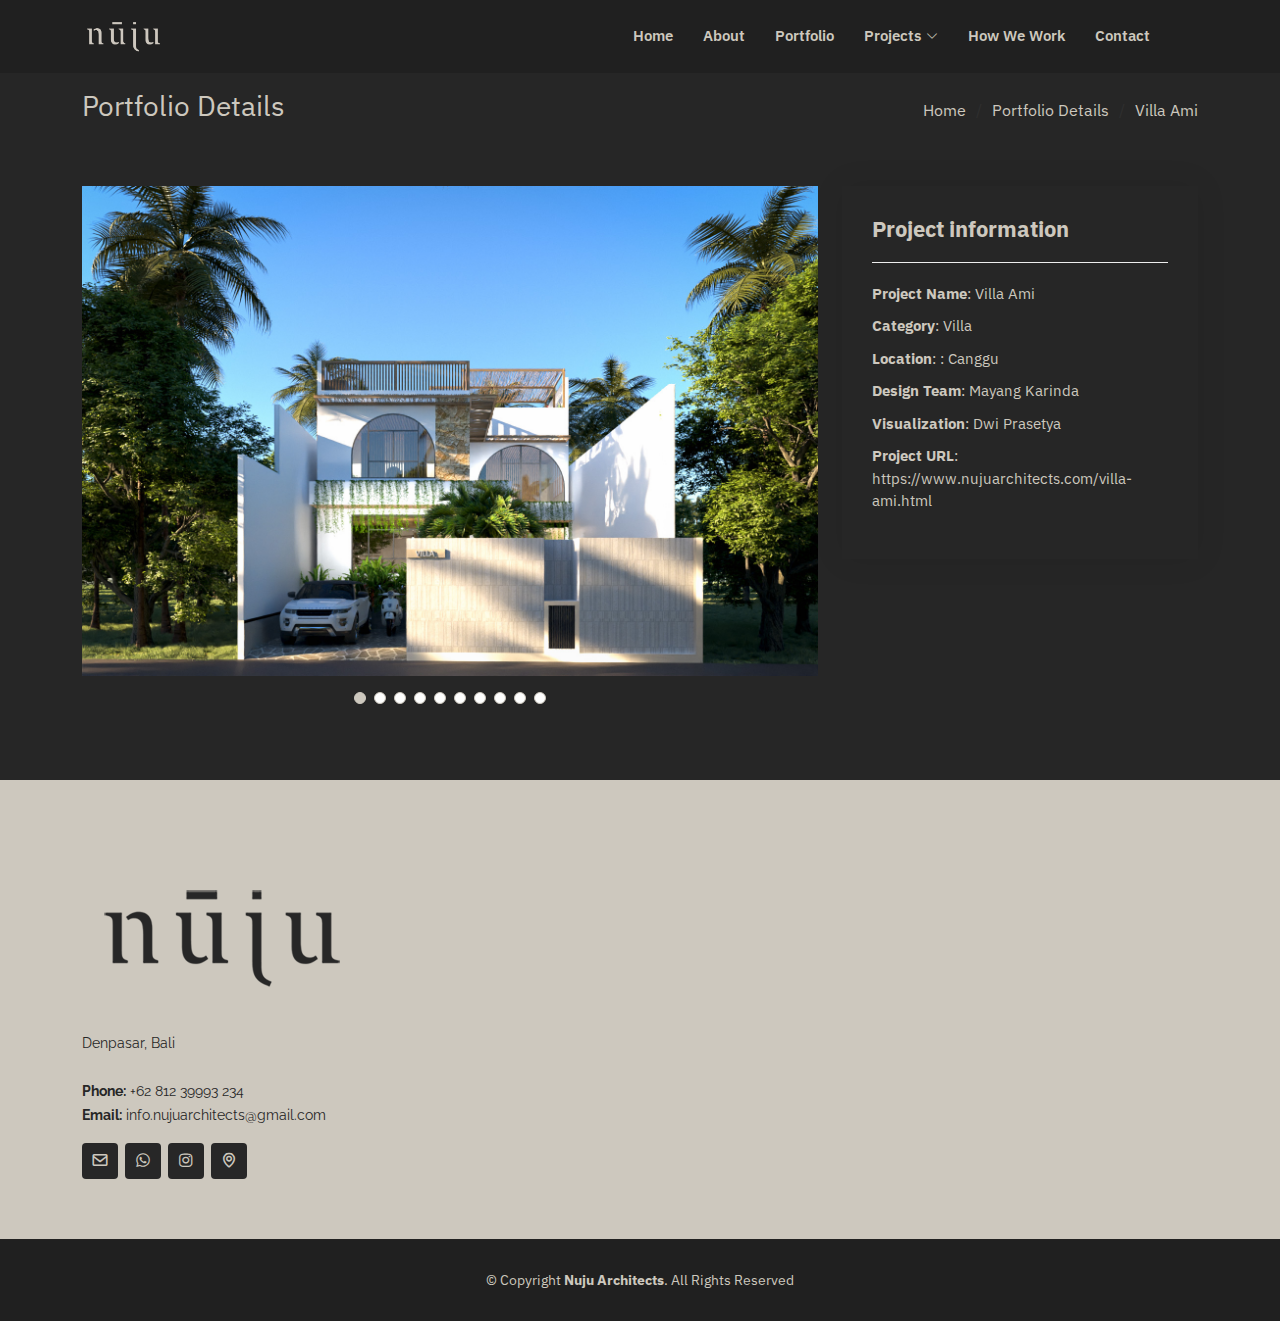
<file: villa-ami.html>
<!DOCTYPE html>
<html lang="en">

<head>
  <meta charset="utf-8" />
  <meta content="width=device-width, initial-scale=1.0" name="viewport" />

  <title>Nuju Architects</title>
  <meta content="" name="description" />
  <meta content="" name="keywords" />

  <!-- Favicons -->
  <link href="assets/img/favicon.png" rel="icon" />
  <link href="assets/img/apple-touch-icon.png" rel="apple-touch-icon" />

  <!-- Google Fonts -->
  <link rel="preconnect" href="https://fonts.googleapis.com" />
  <link rel="preconnect" href="https://fonts.gstatic.com" crossorigin />
  <link
    href="https://fonts.googleapis.com/css2?family=IBM+Plex+Sans:ital,wght@0,100;0,200;0,300;0,400;0,500;0,600;0,700;1,100;1,200;1,300;1,400;1,500;1,600;1,700&display=swap"
    rel="stylesheet" />
  <link
    href="https://fonts.googleapis.com/css?family=Open+Sans:300,300i,400,400i,600,600i,700,700i|Raleway:300,300i,400,400i,500,500i,600,600i,700,700i|Poppins:300,300i,400,400i,500,500i,600,600i,700,700i"
    rel="stylesheet" />

  <!-- Vendor CSS Files -->
  <link href="assets/vendor/aos/aos.css" rel="stylesheet" />
  <link href="assets/vendor/bootstrap/css/bootstrap.min.css" rel="stylesheet" />
  <link href="assets/vendor/bootstrap-icons/bootstrap-icons.css" rel="stylesheet" />
  <link href="assets/vendor/boxicons/css/boxicons.min.css" rel="stylesheet" />
  <link href="assets/vendor/glightbox/css/glightbox.min.css" rel="stylesheet" />
  <link href="assets/vendor/remixicon/remixicon.css" rel="stylesheet" />
  <link href="assets/vendor/swiper/swiper-bundle.min.css" rel="stylesheet" />

  <!-- Template Main CSS File -->
  <link href="assets/css/style.css" rel="stylesheet" />
</head>

<body>

  <!-- ======= Header ======= -->
  <header id="header" class="fixed-top header-inner-pages">
    <div class="container d-flex align-items-center justify-content-lg-between">

      <h1 class="logo me-auto me-lg-0">
        <a href="index.html" class="logo me-auto me-lg-0"><img src="assets/img/nuju-logo.png" alt=""
            class="img-fluid" /></a>
      </h1>

<nav id="navbar" class="navbar order-last order-lg-0 pe-5">
        <ul>
         <li><a class="nav-link scrollto" href="/#hero">Home</a></li>
         <li><a class="nav-link scrollto" href="/#about">About</a></li>
         <a class="nav-link scrollto" href="/#portfolio">Portfolio</a>
        </li>
        <li class="dropdown"><a href="#"><span>Projects</span> <i class="bi bi-chevron-down"></i></a>
          <ul>
            <li><a href="agus-house.html" target="_blank">Agus JB House</a></li>
              <li><a href="intan-house.html" target="_blank">Intan House</a></li>
              <li><a href="double-u-wine.html" target="_blank">Double U Wine Store</a></li>
              <li><a href="tukad-batanghari.html" target="_blank">Interior Bedroom - T Putra</a></li>
              <li><a href="jimmy-butcher.html" target="_blank">Jimmy Butcher Store</a></li>
              <li><a href="master-punggul.html" target="_blank">Masterplan Punggul</a></li>
              <li><a href="sayembara-mitra10.html" target="_blank">Rumah Hawa</a></li>
              <li><a href="type-72-80.html" target="_blank">80 House</a></li>
              <li><a href="villa-elvi.html" target="_blank">Villa Mumbul</a></li>
              <li><a href="villa-ami.html" target="_blank">Villa Ami</a></li>
              <li><a href="widana-house.html" target="_blank">W House</a></li>
            </ul>
          </li>
          <li><a class="nav-link scrollto" href="howwework.html">How We Work</a></li>
          <li><a class="nav-link scrollto" href="/#contact">Contact</a></li>
        </ul>
        <i class="bi bi-list mobile-nav-toggle"></i>
      </nav>
      <!-- .navbar -->

    </div>
  </header><!-- End Header -->

  <main id="main">

    <!-- ======= Breadcrumbs ======= -->
    <section id="breadcrumbs" class="breadcrumbs">
      <div class="container">

        <div class="d-flex justify-content-between align-items-center">
          <h2>Portfolio Details</h2>
          <ol>
            <li><a href="index.html">Home</a></li>
            <li>Portfolio Details</li>
            <li>Villa Ami</li>
          </ol>
        </div>

      </div>
    </section><!-- End Breadcrumbs -->

    <!-- ======= Portfolio Details Section ======= -->
    <section id="portfolio-details" class="portfolio-details">
      <div class="container">

        <div class="row gy-4">

          <div class="col-lg-8">
            <div class="portfolio-details-slider swiper">
              <div class="swiper-wrapper align-items-center">

                <div class="swiper-slide">
                  <img src="assets/img/project/villa-ami/1.jpg" alt="">
                </div>

                <div class="swiper-slide">
                  <img src="assets/img/project/villa-ami/2.jpg" alt="">
                </div>

                <div class="swiper-slide">
                  <img src="assets/img/project/villa-ami/3.jpg" alt="">
                </div>

                <div class="swiper-slide">
                  <img src="assets/img/project/villa-ami/4.jpg" alt="">
                </div>

                <div class="swiper-slide">
                  <img src="assets/img/project/villa-ami/5.jpg" alt="">
                </div>

                <div class="swiper-slide">
                  <img src="assets/img/project/villa-ami/6.jpg" alt="">
                </div>

                <div class="swiper-slide">
                  <img src="assets/img/project/villa-ami/7.jpg" alt="">
                </div>

                <div class="swiper-slide">
                    <img src="assets/img/project/villa-ami/8.jpg" alt="">
                </div>

                <div class="swiper-slide">
                    <img src="assets/img/project/villa-ami/9.jpg" alt="">
                </div>

                <div class="swiper-slide">
                    <img src="assets/img/project/villa-ami/10.jpg" alt="">
                </div>

              </div>
              <div class="swiper-pagination"></div>
            </div>
          </div>

          <div class="col-lg-4">
            <div class="portfolio-info">
              <h3>Project information</h3>
              <ul>
                <li><strong>Project Name</strong>: Villa Ami</li>
                <li><strong>Category</strong>: Villa</li>
                <li><strong>Location</strong>: : Canggu </li>
                <li><strong>Design Team</strong>: Mayang Karinda</li>
                <li><strong>Visualization</strong>: Dwi Prasetya</li>
                <li><strong>Project URL</strong>: <a href="https://www.nujuarchitects.com/villa-ami.html">
                    https://www.nujuarchitects.com/villa-ami.html
                  </a></li>
              </ul>
            </div>
            <!-- <div class="portfolio-description">
              <h2>This is an example of portfolio detail</h2>
              <p>
                Autem ipsum nam porro corporis rerum. Quis eos dolorem eos itaque inventore commodi labore quia quia. Exercitationem repudiandae officiis neque suscipit non officia eaque itaque enim. Voluptatem officia accusantium nesciunt est omnis tempora consectetur dignissimos. Sequi nulla at esse enim cum deserunt eius.
              </p>
            </div> -->
          </div>

        </div>

      </div>
    </section><!-- End Portfolio Details Section -->

  </main><!-- End #main -->


    <!-- ======= Footer ======= -->
    <footer id="footer">
      <div class="footer-top">
        <div class="container">
          <div class="row">
            <div class="col-lg-4 col-md-6">
              <div class="footer-info">
                <img src="assets/img/nuju-logo-alt.png" alt="" class="img-fluid" />
                <p>
                  Denpasar, Bali<br /><br />
                  <strong>Phone:</strong> +62 812 39993 234<br />
                  <strong>Email:</strong> info.nujuarchitects@gmail.com<br />
                </p>
                <div class="social-links mt-3">
                  <a href="mailto:info.nujuarchitects@gmail.com" target="_blank" class="gmail"><i
                      class="bx bx-envelope"></i></a>
                  <a href="https://wa.me/081239993234" target="_blank" class="whatsapp"><i
                      class="bx bxl-whatsapp"></i></a>
                  <a href="https://www.instagram.com/nuju.architects" target="_blank" class="instagram"><i
                      class="bx bxl-instagram"></i></a>
                  <a href="https://www.google.com/maps/place/Denpasar,+Kota+Denpasar,+Bali/@-8.6725048,115.1418723,12z/data=!3m1!4b1!4m6!3m5!1s0x2dd2409b0e5e80db:0xe27334e8ccb9374a!8m2!3d-8.6704582!4d115.2126293!16zL20vMDJuYmgx?entry=ttu"
                    target="_blank" class="map"><i class="bx bx-map"></i></a>
                </div>
              </div>
            </div>

            <!-- <div class="col-lg-2 col-md-6 footer-links">
              <h4>Site Map</h4>
              <ul>
                <li>
                  <i class="bx bx-chevron-right"></i> <a href="#" class="scrollto">Home</a>
                </li>
                <li>
                  <i class="bx bx-chevron-right"></i> <a href="#about" class="scrollto">About us</a>
                </li>
                <li>
                  <i class="bx bx-chevron-right"></i> <a href="#portfolio" class="scrollto">Portfolio</a>
                </li>
                <li>
                  <i class="bx bx-chevron-right"></i>
                  <a href="#contact" class="scrollto">Contact</a>
                </li>
              </ul>
            </div>

            <div class="col-lg-3 col-md-6 footer-links">
              <h4>Our Projects</h4>
              <ul>
                <li>
                  <i class="bx bx-chevron-right"></i>
                  <a href="agus-house.html" target="_blank">Agus JB House</a>
                </li>
                <li>
                  <i class="bx bx-chevron-right"></i>
                  <a href="intan-house.html" target="_blank">Intan House</a>
                </li>
                <li>
                  <i class="bx bx-chevron-right"></i>
                  <a href="double-u-wine.html" target="_blank">Double U Wine Store</a>
                </li>
                <li>
                  <i class="bx bx-chevron-right"></i>
                  <a href="tukad-batanghari.html" target="_blank">Interior Bedroom - T Putra</a>
                </li>
                <li>
                  <i class="bx bx-chevron-right"></i>
                  <a href="jimmy-butcher.html" target="_blank">Jimmy Butcher Store</a>
                </li>
                </li>
                <li>
                  <i class="bx bx-chevron-right"></i>
                  <a href="master-punggul.html" target="_blank">Masterplan Punggul</a>
                </li>
                </li>
              </ul>
            </div>

            <div class="col-lg-3 col-md-6 footer-links">
              <h4>Our Projects</h4>
              <ul>
                <li>
                  <i class="bx bx-chevron-right"></i>
                  <a href="sayembara-mitra10.html" target="_blank">Rumah Hawa</a>
                </li>
                </li>
                <li>
                  <i class="bx bx-chevron-right"></i>
                  <a href="type-72-80.html" target="_blank">80 House</a>
                </li>
                </li>
                <li>
                  <i class="bx bx-chevron-right"></i>
                  <a href="villa-elvi.html" target="_blank">Villa Mumbul</a>
                </li>
                </li>
                <li>
                  <i class="bx bx-chevron-right"></i>
                  <a href="villa-ami.html" target="_blank">Villa Ami</a>
                </li>
                </li>
                <li>
                  <i class="bx bx-chevron-right"></i>
                  <a href="widana-house.html" target="_blank">W House</a>
                </li>
              </ul>
            </div> -->
          </div>
        </div>
      </div>

      <div class="container">
        <div class="copyright">
          &copy; Copyright <strong><span>Nuju Architects</span></strong>. All Rights Reserved
        </div>
      </div>
    </footer>
    <!-- End Footer -->

  <div id="preloader"></div>
  <a href="#" class="back-to-top d-flex align-items-center justify-content-center"><i
      class="bi bi-arrow-up-short"></i></a>

  <!-- Vendor JS Files -->
  <script src="assets/vendor/purecounter/purecounter_vanilla.js"></script>
  <script src="assets/vendor/aos/aos.js"></script>
  <script src="assets/vendor/bootstrap/js/bootstrap.bundle.min.js"></script>
  <script src="assets/vendor/glightbox/js/glightbox.min.js"></script>
  <script src="assets/vendor/isotope-layout/isotope.pkgd.min.js"></script>
  <script src="assets/vendor/swiper/swiper-bundle.min.js"></script>
  <script src="assets/vendor/php-email-form/validate.js"></script>

  <!-- Template Main JS File -->
  <script src="assets/js/main.js"></script>

</body>

</html>
</file>
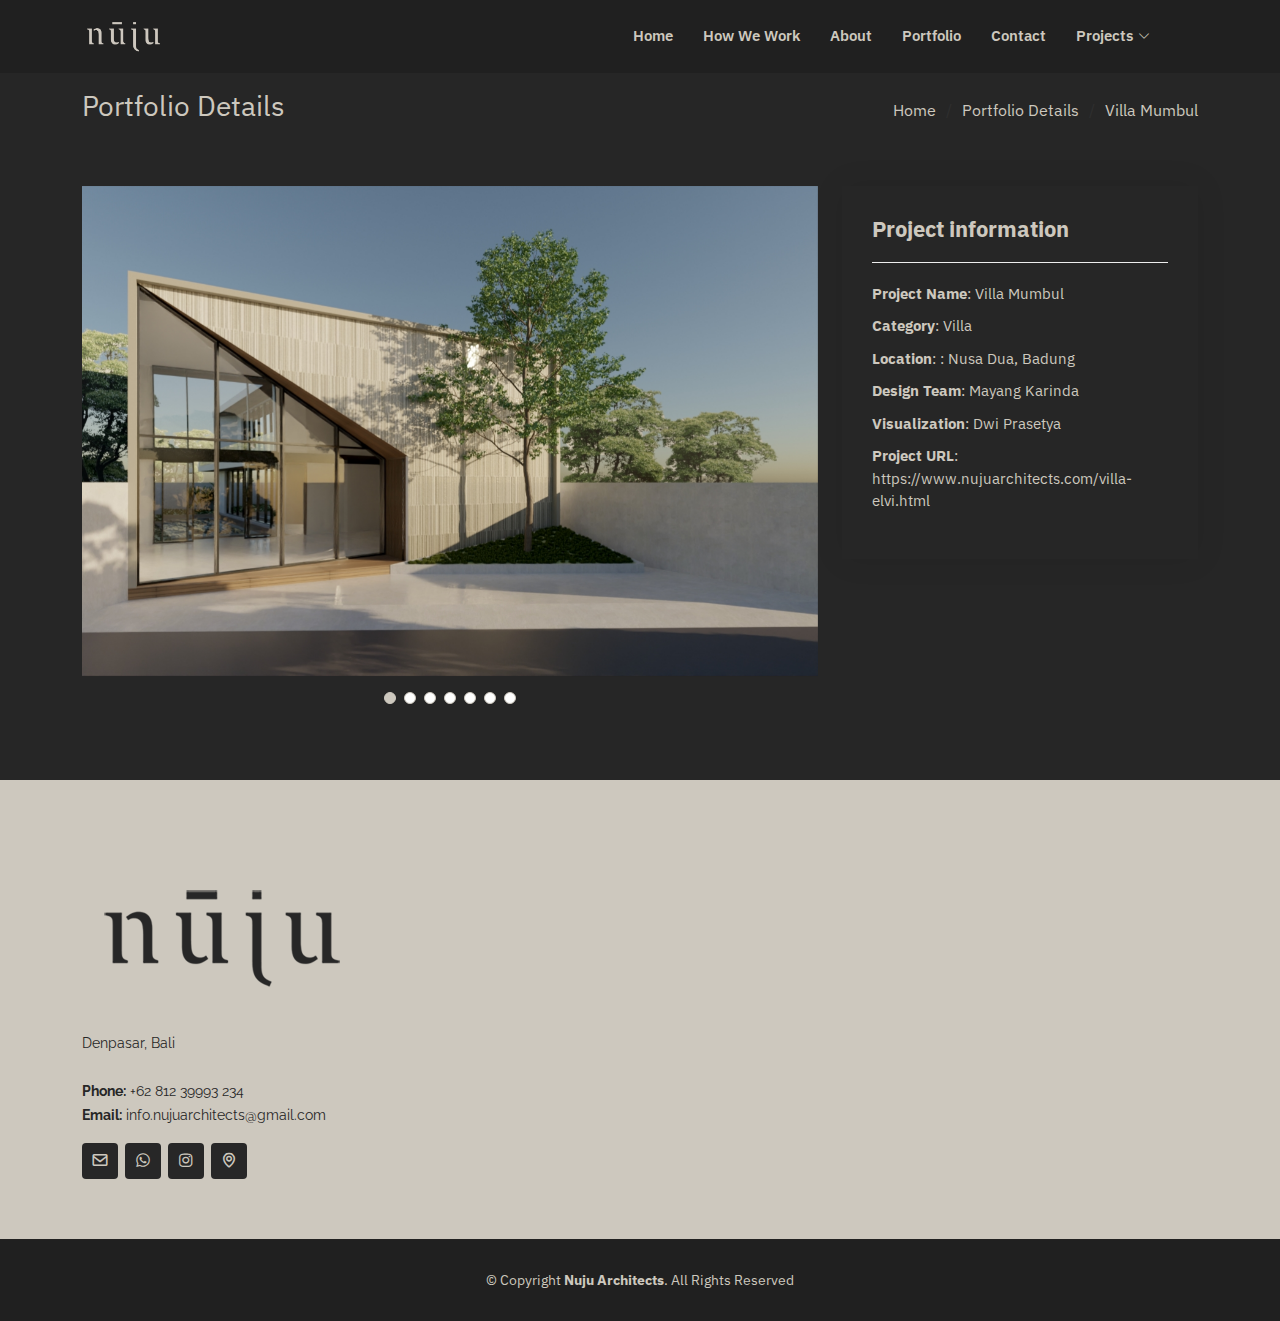
<file: villa-elvi.html>
<!DOCTYPE html>
<html lang="en">

<head>
    <meta charset="utf-8" />
    <meta content="width=device-width, initial-scale=1.0" name="viewport" />

    <title>Nuju Architects</title>
    <meta content="" name="description" />
    <meta content="" name="keywords" />

    <!-- Favicons -->
    <link href="assets/img/favicon.png" rel="icon" />
    <link href="assets/img/apple-touch-icon.png" rel="apple-touch-icon" />

    <!-- Google Fonts -->
    <link rel="preconnect" href="https://fonts.googleapis.com" />
    <link rel="preconnect" href="https://fonts.gstatic.com" crossorigin />
    <link
        href="https://fonts.googleapis.com/css2?family=IBM+Plex+Sans:ital,wght@0,100;0,200;0,300;0,400;0,500;0,600;0,700;1,100;1,200;1,300;1,400;1,500;1,600;1,700&display=swap"
        rel="stylesheet" />
    <link
        href="https://fonts.googleapis.com/css?family=Open+Sans:300,300i,400,400i,600,600i,700,700i|Raleway:300,300i,400,400i,500,500i,600,600i,700,700i|Poppins:300,300i,400,400i,500,500i,600,600i,700,700i"
        rel="stylesheet" />

    <!-- Vendor CSS Files -->
    <link href="assets/vendor/aos/aos.css" rel="stylesheet" />
    <link href="assets/vendor/bootstrap/css/bootstrap.min.css" rel="stylesheet" />
    <link href="assets/vendor/bootstrap-icons/bootstrap-icons.css" rel="stylesheet" />
    <link href="assets/vendor/boxicons/css/boxicons.min.css" rel="stylesheet" />
    <link href="assets/vendor/glightbox/css/glightbox.min.css" rel="stylesheet" />
    <link href="assets/vendor/remixicon/remixicon.css" rel="stylesheet" />
    <link href="assets/vendor/swiper/swiper-bundle.min.css" rel="stylesheet" />

    <!-- Template Main CSS File -->
    <link href="assets/css/style.css" rel="stylesheet" />
</head>

<body>

    <!-- ======= Header ======= -->
    <header id="header" class="fixed-top header-inner-pages">
        <div class="container d-flex align-items-center justify-content-lg-between">

            <h1 class="logo me-auto me-lg-0">
                <a href="index.html" class="logo me-auto me-lg-0"><img src="assets/img/nuju-logo.png" alt=""
                        class="img-fluid" /></a>
            </h1>

            <nav id="navbar" class="navbar order-last order-lg-0 pe-5">
                <ul>
                   <li><a class="nav-link scrollto" href="/#hero">Home</a></li>
          <li><a class="nav-link scrollto" href="howwework.html">How We Work</a></li>
                    <li><a class="nav-link scrollto" href="/#about">About</a></li>
                    <a class="nav-link scrollto" href="/#portfolio">Portfolio</a>
                    </li>
                    <li><a class="nav-link scrollto" href="/#contact">Contact</a></li>
                    <li class="dropdown"><a href="#"><span>Projects</span> <i class="bi bi-chevron-down"></i></a>
                        <ul>
                            <li><a href="agus-house.html" target="_blank">Agus JB House</a></li>
                            <li><a href="intan-house.html" target="_blank">Intan House</a></li>
                            <li><a href="double-u-wine.html" target="_blank">Double U Wine Store</a></li>
                            <li><a href="tukad-batanghari.html" target="_blank">Interior Bedroom - T Putra</a>
                            </li>
                            <li><a href="jimmy-butcher.html" target="_blank">Jimmy Butcher Store</a></li>
                            <li><a href="master-punggul.html" target="_blank">Masterplan Punggul</a></li>
                            <li><a href="sayembara-mitra10.html" target="_blank">Rumah Hawa</a></li>
                            <li><a href="type-72-80.html" target="_blank">80 House</a></li>
                            <li><a href="villa-elvi.html" target="_blank">Villa Mumbul</a></li>
                            <li><a href="villa-ami.html" target="_blank">Villa Ami</a></li>
                            <li><a href="widana-house.html" target="_blank">W House</a></li>
                        </ul>
                    </li>
                </ul>
                <i class="bi bi-list mobile-nav-toggle"></i>
            </nav>
            <!-- .navbar -->

        </div>
    </header><!-- End Header -->

    <main id="main">

        <!-- ======= Breadcrumbs ======= -->
        <section id="breadcrumbs" class="breadcrumbs">
            <div class="container">

                <div class="d-flex justify-content-between align-items-center">
                    <h2>Portfolio Details</h2>
                    <ol>
                        <li><a href="index.html">Home</a></li>
                        <li>Portfolio Details</li>
                        <li>Villa Mumbul</li>
                    </ol>
                </div>

            </div>
        </section><!-- End Breadcrumbs -->

        <!-- ======= Portfolio Details Section ======= -->
        <section id="portfolio-details" class="portfolio-details">
            <div class="container">

                <div class="row gy-4">

                    <div class="col-lg-8">
                        <div class="portfolio-details-slider swiper">
                            <div class="swiper-wrapper align-items-center">

                                <div class="swiper-slide">
                                    <img src="assets/img/project/villa-elvi/1.jpg" alt="">
                                </div>

                                <div class="swiper-slide">
                                    <img src="assets/img/project/villa-elvi/2.jpg" alt="">
                                </div>

                                <div class="swiper-slide">
                                    <img src="assets/img/project/villa-elvi/3.jpg" alt="">
                                </div>

                                <div class="swiper-slide">
                                    <img src="assets/img/project/villa-elvi/4.jpg" alt="">
                                </div>

                                <div class="swiper-slide">
                                    <img src="assets/img/project/villa-elvi/5.jpg" alt="">
                                </div>

                                <div class="swiper-slide">
                                    <img src="assets/img/project/villa-elvi/6.jpg" alt="">
                                </div>

                                <div class="swiper-slide">
                                    <img src="assets/img/project/villa-elvi/7.jpg" alt="">
                                </div>

                            </div>
                            <div class="swiper-pagination"></div>
                        </div>
                    </div>

                    <div class="col-lg-4">
                        <div class="portfolio-info">
                            <h3>Project information</h3>
                            <ul>
                                <li><strong>Project Name</strong>: Villa Mumbul</li>
                                <li><strong>Category</strong>: Villa</li>
                                <li><strong>Location</strong>: : Nusa Dua, Badung </li>
                                <li><strong>Design Team</strong>: Mayang Karinda</li>
                                <li><strong>Visualization</strong>: Dwi Prasetya</li>
                                <li><strong>Project URL</strong>: <a
                                        href="https://www.nujuarchitects.com/villa-elvi.html">
                                        https://www.nujuarchitects.com/villa-elvi.html
                                    </a></li>
                            </ul>
                        </div>
                        <!-- <div class="portfolio-description">
              <h2>This is an example of portfolio detail</h2>
              <p>
                Autem ipsum nam porro corporis rerum. Quis eos dolorem eos itaque inventore commodi labore quia quia. Exercitationem repudiandae officiis neque suscipit non officia eaque itaque enim. Voluptatem officia accusantium nesciunt est omnis tempora consectetur dignissimos. Sequi nulla at esse enim cum deserunt eius.
              </p>
            </div> -->
                    </div>

                </div>

            </div>
        </section><!-- End Portfolio Details Section -->

    </main><!-- End #main -->


    <!-- ======= Footer ======= -->
    <footer id="footer">
        <div class="footer-top">
          <div class="container">
            <div class="row">
              <div class="col-lg-4 col-md-6">
                <div class="footer-info">
                  <img src="assets/img/nuju-logo-alt.png" alt="" class="img-fluid" />
                  <p>
                    Denpasar, Bali<br /><br />
                    <strong>Phone:</strong> +62 812 39993 234<br />
                    <strong>Email:</strong> info.nujuarchitects@gmail.com<br />
                  </p>
                  <div class="social-links mt-3">
                    <a href="mailto:info.nujuarchitects@gmail.com" target="_blank" class="gmail"><i
                        class="bx bx-envelope"></i></a>
                    <a href="https://wa.me/081239993234" target="_blank" class="whatsapp"><i
                        class="bx bxl-whatsapp"></i></a>
                    <a href="https://www.instagram.com/nuju.architects" target="_blank" class="instagram"><i
                        class="bx bxl-instagram"></i></a>
                    <a href="https://www.google.com/maps/place/Denpasar,+Kota+Denpasar,+Bali/@-8.6725048,115.1418723,12z/data=!3m1!4b1!4m6!3m5!1s0x2dd2409b0e5e80db:0xe27334e8ccb9374a!8m2!3d-8.6704582!4d115.2126293!16zL20vMDJuYmgx?entry=ttu"
                      target="_blank" class="map"><i class="bx bx-map"></i></a>
                  </div>
                </div>
              </div>
  
              <!-- <div class="col-lg-2 col-md-6 footer-links">
                <h4>Site Map</h4>
                <ul>
                  <li>
                    <i class="bx bx-chevron-right"></i> <a href="#" class="scrollto">Home</a>
                  </li>
                  <li>
                    <i class="bx bx-chevron-right"></i> <a href="#about" class="scrollto">About us</a>
                  </li>
                  <li>
                    <i class="bx bx-chevron-right"></i> <a href="#portfolio" class="scrollto">Portfolio</a>
                  </li>
                  <li>
                    <i class="bx bx-chevron-right"></i>
                    <a href="#contact" class="scrollto">Contact</a>
                  </li>
                </ul>
              </div>
  
              <div class="col-lg-3 col-md-6 footer-links">
                <h4>Our Projects</h4>
                <ul>
                  <li>
                    <i class="bx bx-chevron-right"></i>
                    <a href="agus-house.html" target="_blank">Agus JB House</a>
                  </li>
                  <li>
                    <i class="bx bx-chevron-right"></i>
                    <a href="intan-house.html" target="_blank">Intan House</a>
                  </li>
                  <li>
                    <i class="bx bx-chevron-right"></i>
                    <a href="double-u-wine.html" target="_blank">Double U Wine Store</a>
                  </li>
                  <li>
                    <i class="bx bx-chevron-right"></i>
                    <a href="tukad-batanghari.html" target="_blank">Interior Bedroom - T Putra</a>
                  </li>
                  <li>
                    <i class="bx bx-chevron-right"></i>
                    <a href="jimmy-butcher.html" target="_blank">Jimmy Butcher Store</a>
                  </li>
                  </li>
                  <li>
                    <i class="bx bx-chevron-right"></i>
                    <a href="master-punggul.html" target="_blank">Masterplan Punggul</a>
                  </li>
                  </li>
                </ul>
              </div>
  
              <div class="col-lg-3 col-md-6 footer-links">
                <h4>Our Projects</h4>
                <ul>
                  <li>
                    <i class="bx bx-chevron-right"></i>
                    <a href="sayembara-mitra10.html" target="_blank">Rumah Hawa</a>
                  </li>
                  </li>
                  <li>
                    <i class="bx bx-chevron-right"></i>
                    <a href="type-72-80.html" target="_blank">80 House</a>
                  </li>
                  </li>
                  <li>
                    <i class="bx bx-chevron-right"></i>
                    <a href="villa-elvi.html" target="_blank">Villa Mumbul</a>
                  </li>
                  </li>
                  <li>
                    <i class="bx bx-chevron-right"></i>
                    <a href="villa-ami.html" target="_blank">Villa Ami</a>
                  </li>
                  </li>
                  <li>
                    <i class="bx bx-chevron-right"></i>
                    <a href="widana-house.html" target="_blank">W House</a>
                  </li>
                </ul>
              </div> -->
            </div>
          </div>
        </div>
  
        <div class="container">
          <div class="copyright">
            &copy; Copyright <strong><span>Nuju Architects</span></strong>. All Rights Reserved
          </div>
        </div>
      </footer>
      <!-- End Footer -->

    <div id="preloader"></div>
    <a href="#" class="back-to-top d-flex align-items-center justify-content-center"><i
            class="bi bi-arrow-up-short"></i></a>

    <!-- Vendor JS Files -->
    <script src="assets/vendor/purecounter/purecounter_vanilla.js"></script>
    <script src="assets/vendor/aos/aos.js"></script>
    <script src="assets/vendor/bootstrap/js/bootstrap.bundle.min.js"></script>
    <script src="assets/vendor/glightbox/js/glightbox.min.js"></script>
    <script src="assets/vendor/isotope-layout/isotope.pkgd.min.js"></script>
    <script src="assets/vendor/swiper/swiper-bundle.min.js"></script>
    <script src="assets/vendor/php-email-form/validate.js"></script>

    <!-- Template Main JS File -->
    <script src="assets/js/main.js"></script>

</body>

</html>
</file>
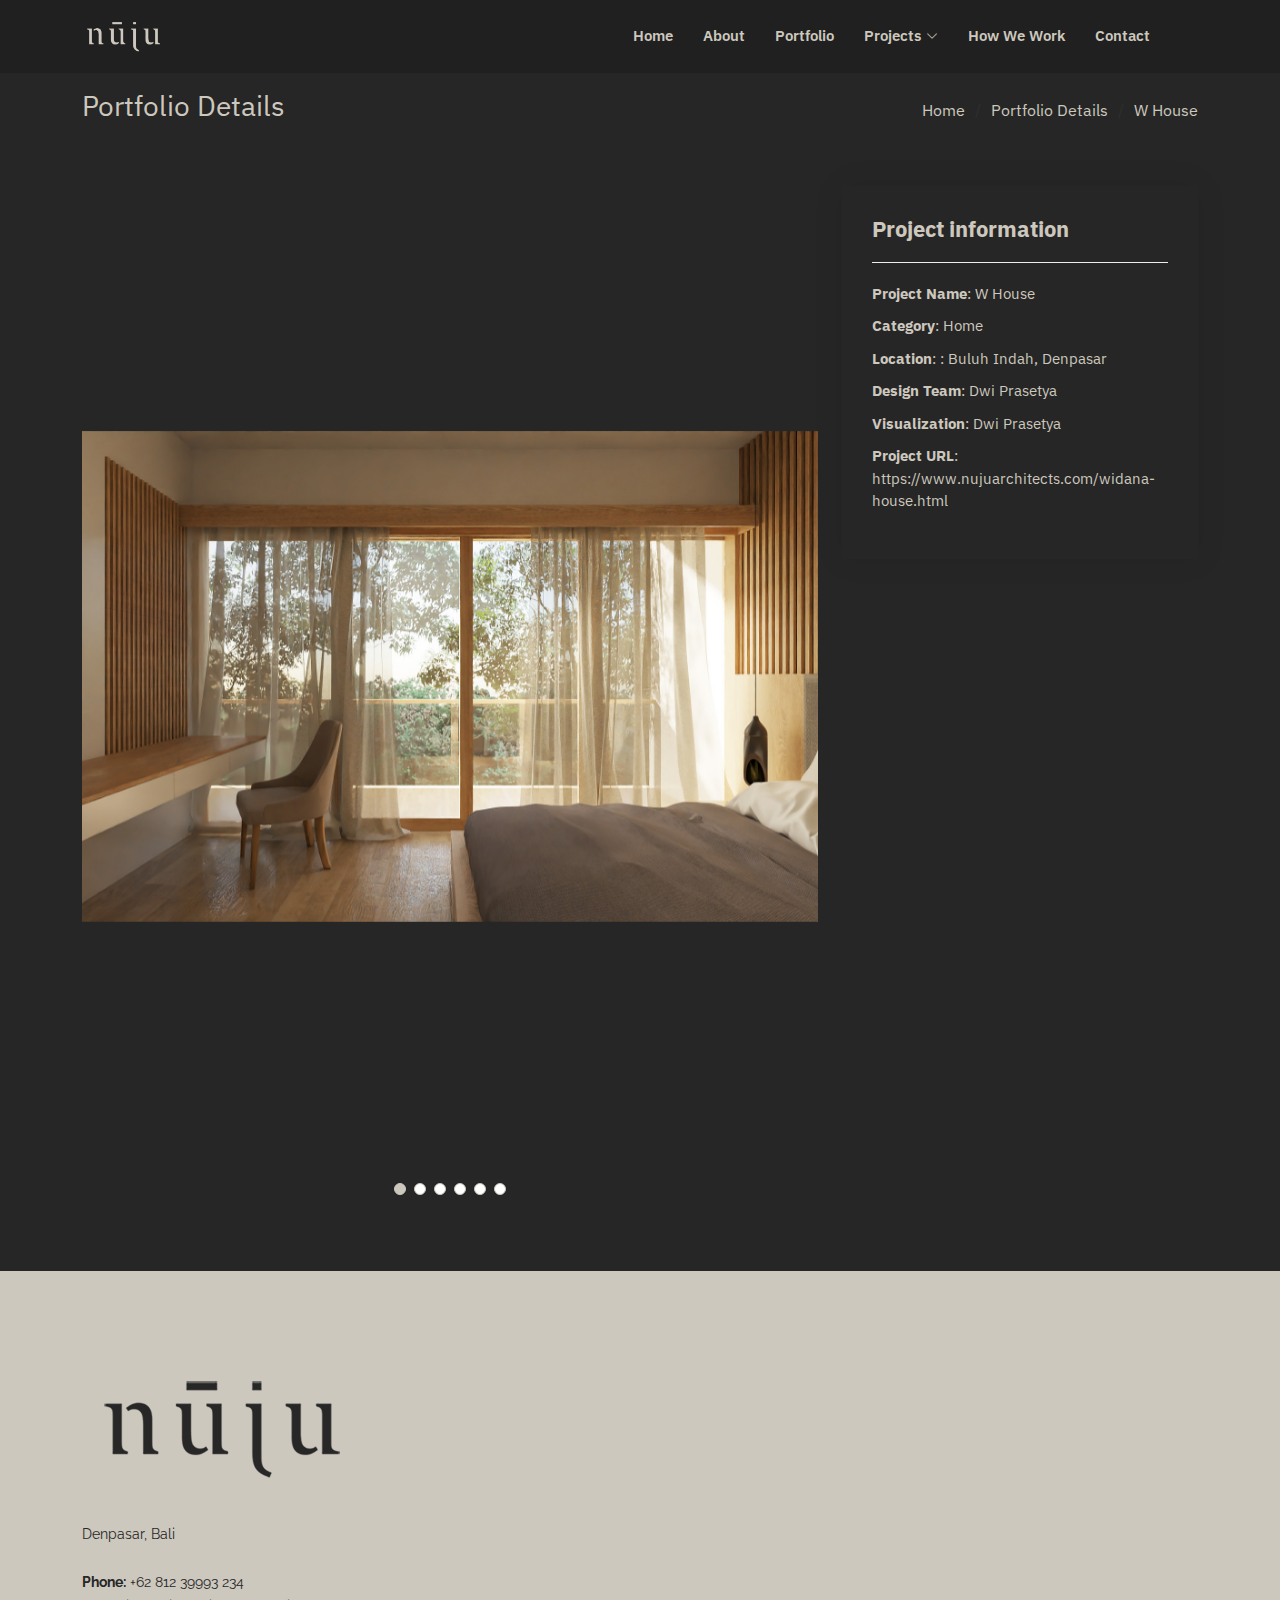
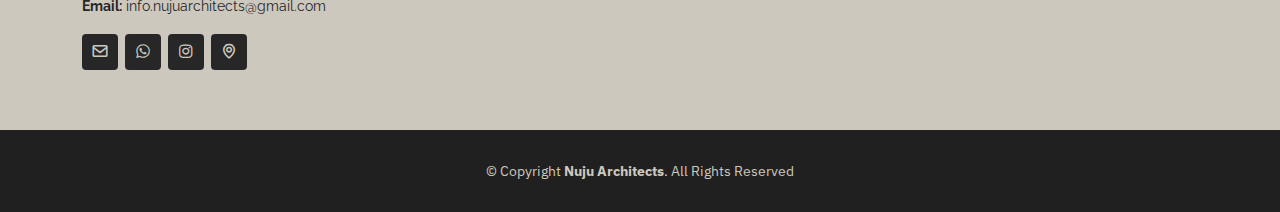
<file: widana-house.html>
<!DOCTYPE html>
<html lang="en">

<head>
  <meta charset="utf-8" />
  <meta content="width=device-width, initial-scale=1.0" name="viewport" />

  <title>Nuju Architects</title>
  <meta content="" name="description" />
  <meta content="" name="keywords" />

  <!-- Favicons -->
  <link href="assets/img/favicon.png" rel="icon" />
  <link href="assets/img/apple-touch-icon.png" rel="apple-touch-icon" />

  <!-- Google Fonts -->
  <link rel="preconnect" href="https://fonts.googleapis.com" />
  <link rel="preconnect" href="https://fonts.gstatic.com" crossorigin />
  <link
    href="https://fonts.googleapis.com/css2?family=IBM+Plex+Sans:ital,wght@0,100;0,200;0,300;0,400;0,500;0,600;0,700;1,100;1,200;1,300;1,400;1,500;1,600;1,700&display=swap"
    rel="stylesheet" />
  <link
    href="https://fonts.googleapis.com/css?family=Open+Sans:300,300i,400,400i,600,600i,700,700i|Raleway:300,300i,400,400i,500,500i,600,600i,700,700i|Poppins:300,300i,400,400i,500,500i,600,600i,700,700i"
    rel="stylesheet" />

  <!-- Vendor CSS Files -->
  <link href="assets/vendor/aos/aos.css" rel="stylesheet" />
  <link href="assets/vendor/bootstrap/css/bootstrap.min.css" rel="stylesheet" />
  <link href="assets/vendor/bootstrap-icons/bootstrap-icons.css" rel="stylesheet" />
  <link href="assets/vendor/boxicons/css/boxicons.min.css" rel="stylesheet" />
  <link href="assets/vendor/glightbox/css/glightbox.min.css" rel="stylesheet" />
  <link href="assets/vendor/remixicon/remixicon.css" rel="stylesheet" />
  <link href="assets/vendor/swiper/swiper-bundle.min.css" rel="stylesheet" />

  <!-- Template Main CSS File -->
  <link href="assets/css/style.css" rel="stylesheet" />
</head>

<body>

  <!-- ======= Header ======= -->
  <header id="header" class="fixed-top header-inner-pages">
    <div class="container d-flex align-items-center justify-content-lg-between">

      <h1 class="logo me-auto me-lg-0">
        <a href="index.html" class="logo me-auto me-lg-0"><img src="assets/img/nuju-logo.png" alt=""
            class="img-fluid" /></a>
      </h1>

<nav id="navbar" class="navbar order-last order-lg-0 pe-5">
        <ul>
         <li><a class="nav-link scrollto" href="/#hero">Home</a></li>
         <li><a class="nav-link scrollto" href="/#about">About</a></li>
         <a class="nav-link scrollto" href="/#portfolio">Portfolio</a>
        </li>
        <li class="dropdown"><a href="#"><span>Projects</span> <i class="bi bi-chevron-down"></i></a>
          <ul>
            <li><a href="agus-house.html" target="_blank">Agus JB House</a></li>
              <li><a href="intan-house.html" target="_blank">Intan House</a></li>
              <li><a href="double-u-wine.html" target="_blank">Double U Wine Store</a></li>
              <li><a href="tukad-batanghari.html" target="_blank">Interior Bedroom - T Putra</a></li>
              <li><a href="jimmy-butcher.html" target="_blank">Jimmy Butcher Store</a></li>
              <li><a href="master-punggul.html" target="_blank">Masterplan Punggul</a></li>
              <li><a href="sayembara-mitra10.html" target="_blank">Rumah Hawa</a></li>
              <li><a href="type-72-80.html" target="_blank">80 House</a></li>
              <li><a href="villa-elvi.html" target="_blank">Villa Mumbul</a></li>
              <li><a href="villa-ami.html" target="_blank">Villa Ami</a></li>
              <li><a href="widana-house.html" target="_blank">W House</a></li>
            </ul>
          </li>
          <li><a class="nav-link scrollto" href="howwework.html">How We Work</a></li>
          <li><a class="nav-link scrollto" href="/#contact">Contact</a></li>
        </ul>
        <i class="bi bi-list mobile-nav-toggle"></i>
      </nav>
      <!-- .navbar -->

    </div>
  </header><!-- End Header -->

  <main id="main">

    <!-- ======= Breadcrumbs ======= -->
    <section id="breadcrumbs" class="breadcrumbs">
      <div class="container">

        <div class="d-flex justify-content-between align-items-center">
          <h2>Portfolio Details</h2>
          <ol>
            <li><a href="index.html">Home</a></li>
            <li>Portfolio Details</li>
            <li>W House</li>
          </ol>
        </div>

      </div>
    </section><!-- End Breadcrumbs -->

    <!-- ======= Portfolio Details Section ======= -->
    <section id="portfolio-details" class="portfolio-details">
      <div class="container">

        <div class="row gy-4">

          <div class="col-lg-8">
            <div class="portfolio-details-slider swiper">
              <div class="swiper-wrapper align-items-center">

                <div class="swiper-slide">
                  <img src="assets/img/project/widana-house/1.jpg" alt="">
                </div>

                <div class="swiper-slide">
                  <img src="assets/img/project/widana-house/2.jpg" alt="">
                </div>

                <div class="swiper-slide">
                  <img src="assets/img/project/widana-house/3.jpg" alt="">
                </div>

                <div class="swiper-slide">
                  <img src="assets/img/project/widana-house/4.jpg" alt="">
                </div>

                <div class="swiper-slide">
                  <img src="assets/img/project/widana-house/5.jpg" alt="">
                </div>

                <div class="swiper-slide">
                  <img src="assets/img/project/widana-house/6.jpg" alt="">
                </div>

              </div>
              <div class="swiper-pagination"></div>
            </div>
          </div>

          <div class="col-lg-4">
            <div class="portfolio-info">
              <h3>Project information</h3>
              <ul>
                <li><strong>Project Name</strong>: W House</li>
                <li><strong>Category</strong>: Home</li>
                <li><strong>Location</strong>: : Buluh Indah, Denpasar </li>
                <li><strong>Design Team</strong>: Dwi Prasetya</li>
                <li><strong>Visualization</strong>: Dwi Prasetya</li>
                <li><strong>Project URL</strong>: <a href="https://www.nujuarchitects.com/widana-house.html">
                    https://www.nujuarchitects.com/widana-house.html
                  </a></li>
              </ul>
            </div>
            <!-- <div class="portfolio-description">
              <h2>This is an example of portfolio detail</h2>
              <p>
                Autem ipsum nam porro corporis rerum. Quis eos dolorem eos itaque inventore commodi labore quia quia. Exercitationem repudiandae officiis neque suscipit non officia eaque itaque enim. Voluptatem officia accusantium nesciunt est omnis tempora consectetur dignissimos. Sequi nulla at esse enim cum deserunt eius.
              </p>
            </div> -->
          </div>

        </div>

      </div>
    </section><!-- End Portfolio Details Section -->

  </main><!-- End #main -->


    <!-- ======= Footer ======= -->
    <footer id="footer">
      <div class="footer-top">
        <div class="container">
          <div class="row">
            <div class="col-lg-4 col-md-6">
              <div class="footer-info">
                <img src="assets/img/nuju-logo-alt.png" alt="" class="img-fluid" />
                <p>
                  Denpasar, Bali<br /><br />
                  <strong>Phone:</strong> +62 812 39993 234<br />
                  <strong>Email:</strong> info.nujuarchitects@gmail.com<br />
                </p>
                <div class="social-links mt-3">
                  <a href="mailto:info.nujuarchitects@gmail.com" target="_blank" class="gmail"><i
                      class="bx bx-envelope"></i></a>
                  <a href="https://wa.me/081239993234" target="_blank" class="whatsapp"><i
                      class="bx bxl-whatsapp"></i></a>
                  <a href="https://www.instagram.com/nuju.architects" target="_blank" class="instagram"><i
                      class="bx bxl-instagram"></i></a>
                  <a href="https://www.google.com/maps/place/Denpasar,+Kota+Denpasar,+Bali/@-8.6725048,115.1418723,12z/data=!3m1!4b1!4m6!3m5!1s0x2dd2409b0e5e80db:0xe27334e8ccb9374a!8m2!3d-8.6704582!4d115.2126293!16zL20vMDJuYmgx?entry=ttu"
                    target="_blank" class="map"><i class="bx bx-map"></i></a>
                </div>
              </div>
            </div>

            <!-- <div class="col-lg-2 col-md-6 footer-links">
              <h4>Site Map</h4>
              <ul>
                <li>
                  <i class="bx bx-chevron-right"></i> <a href="#" class="scrollto">Home</a>
                </li>
                <li>
                  <i class="bx bx-chevron-right"></i> <a href="#about" class="scrollto">About us</a>
                </li>
                <li>
                  <i class="bx bx-chevron-right"></i> <a href="#portfolio" class="scrollto">Portfolio</a>
                </li>
                <li>
                  <i class="bx bx-chevron-right"></i>
                  <a href="#contact" class="scrollto">Contact</a>
                </li>
              </ul>
            </div>

            <div class="col-lg-3 col-md-6 footer-links">
              <h4>Our Projects</h4>
              <ul>
                <li>
                  <i class="bx bx-chevron-right"></i>
                  <a href="agus-house.html" target="_blank">Agus JB House</a>
                </li>
                <li>
                  <i class="bx bx-chevron-right"></i>
                  <a href="intan-house.html" target="_blank">Intan House</a>
                </li>
                <li>
                  <i class="bx bx-chevron-right"></i>
                  <a href="double-u-wine.html" target="_blank">Double U Wine Store</a>
                </li>
                <li>
                  <i class="bx bx-chevron-right"></i>
                  <a href="tukad-batanghari.html" target="_blank">Interior Bedroom - T Putra</a>
                </li>
                <li>
                  <i class="bx bx-chevron-right"></i>
                  <a href="jimmy-butcher.html" target="_blank">Jimmy Butcher Store</a>
                </li>
                </li>
                <li>
                  <i class="bx bx-chevron-right"></i>
                  <a href="master-punggul.html" target="_blank">Masterplan Punggul</a>
                </li>
                </li>
              </ul>
            </div>

            <div class="col-lg-3 col-md-6 footer-links">
              <h4>Our Projects</h4>
              <ul>
                <li>
                  <i class="bx bx-chevron-right"></i>
                  <a href="sayembara-mitra10.html" target="_blank">Rumah Hawa</a>
                </li>
                </li>
                <li>
                  <i class="bx bx-chevron-right"></i>
                  <a href="type-72-80.html" target="_blank">80 House</a>
                </li>
                </li>
                <li>
                  <i class="bx bx-chevron-right"></i>
                  <a href="villa-elvi.html" target="_blank">Villa Mumbul</a>
                </li>
                </li>
                <li>
                  <i class="bx bx-chevron-right"></i>
                  <a href="villa-ami.html" target="_blank">Villa Ami</a>
                </li>
                </li>
                <li>
                  <i class="bx bx-chevron-right"></i>
                  <a href="widana-house.html" target="_blank">W House</a>
                </li>
              </ul>
            </div> -->
          </div>
        </div>
      </div>

      <div class="container">
        <div class="copyright">
          &copy; Copyright <strong><span>Nuju Architects</span></strong>. All Rights Reserved
        </div>
      </div>
    </footer>
    <!-- End Footer -->

  <div id="preloader"></div>
  <a href="#" class="back-to-top d-flex align-items-center justify-content-center"><i
      class="bi bi-arrow-up-short"></i></a>

  <!-- Vendor JS Files -->
  <script src="assets/vendor/purecounter/purecounter_vanilla.js"></script>
  <script src="assets/vendor/aos/aos.js"></script>
  <script src="assets/vendor/bootstrap/js/bootstrap.bundle.min.js"></script>
  <script src="assets/vendor/glightbox/js/glightbox.min.js"></script>
  <script src="assets/vendor/isotope-layout/isotope.pkgd.min.js"></script>
  <script src="assets/vendor/swiper/swiper-bundle.min.js"></script>
  <script src="assets/vendor/php-email-form/validate.js"></script>

  <!-- Template Main JS File -->
  <script src="assets/js/main.js"></script>

</body>

</html>
</file>
<file: assets/css/style.css>
/*--------------------------------------------------------------
# General
--------------------------------------------------------------*/
body {
  font-family: "IBM Plex Sans", sans-serif;
  color: #cdc8be;
  background-color: #262626;
}

a {
  color: #CDC8BE;
  text-decoration: none;
}

a:hover {
  color: #CDC8BE;
  text-decoration: none;
}

h1,
h2,
h3,
h4,
h5,
h6 {
  font-family: "IBM Plex Sans", sans-serif;
}

/*--------------------------------------------------------------
# Back to top button
--------------------------------------------------------------*/
.back-to-top {
  position: fixed;
  visibility: hidden;
  opacity: 0;
  right: 15px;
  bottom: 15px;
  z-index: 996;
  background: #CDC8BE;
  width: 40px;
  height: 40px;
  border-radius: 4px;
  transition: all 0.4s;
}

.back-to-top i {
  font-size: 28px;
  color: #272727;
  line-height: 0;
}

.back-to-top:hover {
  background: #CDC8BE;
}

.back-to-top:hover i {
  color: #272727;
}

.back-to-top.active {
  visibility: visible;
  opacity: 1;
}

/*--------------------------------------------------------------
# Preloader
--------------------------------------------------------------*/
#preloader {
  position: fixed;
  top: 0;
  left: 0;
  right: 0;
  bottom: 0;
  z-index: 9999;
  overflow: hidden;
  background: #151515;
}

#preloader:before {
  content: "";
  position: fixed;
  top: calc(50% - 0px);
  left: calc(50% - 30px);
  border: 6px solid #CDC8BE;
  border-top-color: #151515;
  border-bottom-color: #151515;
  border-radius: 50%;
  width: 60px;
  height: 60px;
  animation: animate-preloader 1s linear infinite;
}

@keyframes animate-preloader {
  0% {
    transform: rotate(0deg);
  }

  100% {
    transform: rotate(360deg);
  }
}

/*--------------------------------------------------------------
# Disable aos animation delay on mobile devices
--------------------------------------------------------------*/
@media screen and (max-width: 768px) {
  [data-aos-delay] {
    transition-delay: 0 !important;
  }
}

/*--------------------------------------------------------------
# Header
--------------------------------------------------------------*/
#header {
  transition: all 0.5s;
  z-index: 997;
  padding: 15px 0;
}

#header.header-scrolled,
#header.header-inner-pages {
  background-color: #202020;
}

#header .logo {
  font-size: 32px;
  margin: 0;
  padding: 0;
  line-height: 1;
  font-weight: 700;
  letter-spacing: 2px;
  text-transform: uppercase;
}

#header .logo a {
  color: #fff;
}

#header .logo a span {
  color: #CDC8BE;
}

#header .logo img {
  max-height: 40px;
}

/*--------------------------------------------------------------
#  Get Startet Button
--------------------------------------------------------------*/
.get-started-btn {
  color: #fff;
  border-radius: 4px;
  padding: 7px 25px 8px 25px;
  white-space: nowrap;
  transition: 0.3s;
  font-size: 14px;
  display: inline-block;
  border: 2px solid #CDC8BE;
}

.get-started-btn:hover {
  background: #ffbb38;
  color: #343a40;
}

@media (max-width: 992px) {
  .get-started-btn {
    padding: 7px 20px 8px 20px;
    margin-right: 15px;
  }
}

/*--------------------------------------------------------------
# Navigation Menu
--------------------------------------------------------------*/
/**
* Desktop Navigation 
*/
.navbar {
  padding: 0;
}

.navbar ul {
  margin: 0;
  padding: 0;
  display: flex;
  list-style: none;
  align-items: center;
}

.navbar li {
  position: relative;
}

.navbar a,
.navbar a:focus {
  display: flex;
  align-items: center;
  justify-content: space-between;
  padding: 10px 0 10px 30px;
  font-size: 15px;
  font-weight: 600;
  color: #cdc8be;
  white-space: nowrap;
  transition: 0.3s;
}

.navbar a i,
.navbar a:focus i {
  font-size: 12px;
  line-height: 0;
  margin-left: 5px;
}

.navbar a:hover,
.navbar .active,
.navbar .active:focus,
.navbar li:hover>a {
  color: #cdc8be;
}

.navbar .dropdown ul {
  display: block;
  position: absolute;
  left: 14px;
  top: calc(100% + 30px);
  margin: 0;
  padding: 10px 0;
  z-index: 99;
  opacity: 0;
  visibility: hidden;
  background: #fff;
  box-shadow: 0px 0px 30px rgba(127, 137, 161, 0.25);
  transition: 0.3s;
}

.navbar .dropdown ul li {
  min-width: 200px;
}

.navbar .dropdown ul a {
  padding: 10px 20px;
  font-size: 14px;
  text-transform: none;
  color: #151515;
  font-weight: 400;
}

.navbar .dropdown ul a i {
  font-size: 12px;
}

.navbar .dropdown ul a:hover,
.navbar .dropdown ul .active:hover,
.navbar .dropdown ul li:hover>a {
  background-color: #CDC8BE;
}

.navbar .dropdown:hover>ul {
  opacity: 1;
  top: 100%;
  visibility: visible;
}

.navbar .dropdown .dropdown ul {
  top: 0;
  left: calc(100% - 30px);
  visibility: hidden;
}

.navbar .dropdown .dropdown:hover>ul {
  opacity: 1;
  top: 0;
  left: 100%;
  visibility: visible;
}

@media (max-width: 1366px) {
  .navbar .dropdown .dropdown ul {
    left: -90%;
  }

  .navbar .dropdown .dropdown:hover>ul {
    left: -100%;
  }
}

/**
* Mobile Navigation 
*/
.mobile-nav-toggle {
  color: #fff;
  font-size: 28px;
  cursor: pointer;
  display: none;
  line-height: 0;
  transition: 0.5s;
}

@media (max-width: 991px) {
  .mobile-nav-toggle {
    display: block;
  }

  .navbar ul {
    display: none;
  }
}

.navbar-mobile {
  position: fixed;
  overflow: hidden;
  top: 0;
  right: 0;
  left: 0;
  bottom: 0;
  background: rgba(0, 0, 0, 0.9);
  transition: 0.3s;
  z-index: 999;
}

.navbar-mobile .mobile-nav-toggle {
  position: absolute;
  top: 15px;
  right: 15px;
}

.navbar-mobile ul {
  display: block;
  position: absolute;
  top: 55px;
  right: 15px;
  bottom: 15px;
  left: 15px;
  padding: 10px 0;
  background-color: #fff;
  overflow-y: auto;
  transition: 0.3s;
}

.navbar-mobile a,
.navbar-mobile a:focus {
  padding: 10px 20px;
  font-size: 15px;
  color: #151515;
}

.navbar-mobile a:hover,
.navbar-mobile .active,
.navbar-mobile li:hover>a {
  color: #151515;
  background-color: #CDC8BE;
}

.navbar-mobile .getstarted,
.navbar-mobile .getstarted:focus {
  margin: 15px;
}

.navbar-mobile .dropdown ul {
  position: static;
  display: none;
  margin: 10px 20px;
  padding: 10px 0;
  z-index: 99;
  opacity: 1;
  visibility: visible;
  background: #fff;
  box-shadow: 0px 0px 30px rgba(127, 137, 161, 0.25);
}

.navbar-mobile .dropdown ul li {
  min-width: 200px;
}

.navbar-mobile .dropdown ul a {
  padding: 10px 20px;
  color: #151515;
}

.navbar-mobile .dropdown ul a i {
  font-size: 12px;
}

.navbar-mobile .dropdown ul a:hover,
.navbar-mobile .dropdown ul .active:hover,
.navbar-mobile .dropdown ul li:hover>a {
  background-color: #CDC8BE;
}

.navbar-mobile .dropdown>.dropdown-active {
  display: block;
}

/*--------------------------------------------------------------
# Hero Section
--------------------------------------------------------------*/
#hero {
  width: 100%;
  height: 100vh;
  background: url("../img/hero-bg.jpeg") top center;
  background-size: cover;
  position: relative;
}

#hero:before {
  content: "";
  background: rgba(0, 0, 0, 0.6);
  position: absolute;
  bottom: 0;
  top: 0;
  left: 0;
  right: 0;
}

#hero .container {
  position: relative;
  padding-top: 74px;
  text-align: center;
}

#hero h1 {
  margin: 0;
  font-size: 56px;
  font-weight: 700;
  line-height: 64px;
  color: #fff;
  font-family: "IBM Plex Sans", sans-serif;
}

#hero h1 span {
  color: #CDC8BE;
}

#hero h2 {
  color: rgba(255, 255, 255, 0.9);
  margin: 10px 0 0 0;
  font-size: 24px;
}

#hero .icon-box {
  padding: 30px 20px;
  transition: ease-in-out 0.3s;
  border: 1px solid rgba(255, 255, 255, 0.3);
  height: 100%;
  text-align: center;
}

#hero .icon-box i {
  font-size: 32px;
  line-height: 1;
  color: #CDC8BE;
}

#hero .icon-box h3 {
  font-weight: 700;
  margin: 10px 0 0 0;
  padding: 0;
  line-height: 1;
  font-size: 20px;
  line-height: 26px;
}

#hero .icon-box h3 a {
  color: #fff;
  transition: ease-in-out 0.3s;
}

#hero .icon-box h3 a:hover {
  color: #CDC8BE;
}

#hero .icon-box:hover {
  border-color: #CDC8BE;
}

@media (min-width: 1024px) {
  #hero {
    background-attachment: fixed;
  }
}

@media (max-width: 768px) {
  #hero {
    height: auto;
  }

  #hero h1 {
    font-size: 28px;
    line-height: 36px;
  }

  #hero h2 {
    font-size: 20px;
    line-height: 24px;
  }
}

/*--------------------------------------------------------------
# Sections General
--------------------------------------------------------------*/
section {
  padding: 60px 0;
  overflow: hidden;
}

.section-title {
  padding-bottom: 40px;
}

.section-title h2 {
  font-size: 14px;
  font-weight: 500;
  padding: 0;
  line-height: 1px;
  margin: 0 0 5px 0;
  letter-spacing: 2px;
  text-transform: uppercase;
  color: #aaaaaa;
  font-family: "IBM Plex Sans", sans-serif;
}

.section-title h2::after {
  content: "";
  width: 120px;
  height: 1px;
  display: inline-block;
  background: #ffde9e;
  margin: 4px 10px;
}

.section-title p {
  margin: 0;
  margin: 0;
  font-size: 36px;
  font-weight: 700;
  text-transform: uppercase;
  font-family: "IBM Plex Sans", sans-serif;
  /* color: #151515; */
}

/*--------------------------------------------------------------
# About
--------------------------------------------------------------*/
.about {
  color: #cdc8be;
  background-color: #262626;
  padding: 80px 0;
}

.about:before {
  position: absolute;
  bottom: 0;
  top: 0;
  left: 0;
  right: 0;
}

.about .about-img {
  position: relative;
  transition: 0.5s;
}

.about .about-img img {
  max-width: 100%;
  border: 4px solid rgba(255, 255, 255, 0.2);
  position: relative;
}

.about .about-img::before {
  position: absolute;
  left: 20px;
  top: 20px;
  width: 60px;
  height: 60px;
  z-index: 1;
  content: "";
  border-left: 5px solid white;
  border-top: 5px solid white;
  transition: 0.5s;
}

.about .about-img::after {
  position: absolute;
  right: 20px;
  bottom: 20px;
  width: 60px;
  height: 60px;
  z-index: 2;
  content: "";
  border-right: 5px solid white;
  border-bottom: 5px solid white;
  transition: 0.5s;
}

.about .about-img:hover {
  transform: scale(1.03);
}

.about .about-img:hover::before {
  left: 10px;
  top: 10px;
}

.about .about-img:hover::after {
  right: 10px;
  bottom: 10px;
}

.about .content {
  position: relative;
}

.about .content h3 {
  font-weight: 600;
  font-size: 26px;
}

.about .content ul {
  list-style: none;
  padding: 0;
}

.about .content ul li {
  padding-bottom: 10px;
}

.about .content ul i {
  font-size: 20px;
  padding-right: 4px;
  color: #CDC8BE;
}

.about .content p:last-child {
  margin-bottom: 0;
}

@media (min-width: 1024px) {
  .about {
    background-attachment: fixed;
  }
}

/*--------------------------------------------------------------
# Why Us
--------------------------------------------------------------*/
.why-us .box {
  padding: 50px 30px;
  box-shadow: 0px 2px 15px rgba(0, 0, 0, 0.1);
  transition: all ease-in-out 0.3s;
}

.why-us .box span {
  display: block;
  font-size: 28px;
  font-weight: 700;
  color: #CDC8BE;
}

.why-us .box h4 {
  font-size: 24px;
  font-weight: 600;
  padding: 0;
  margin: 20px 0;
  color: rgba(255, 255, 255, 0.8);
}

.why-us .box p {
  color: #aaaaaa;
  font-size: 15px;
  margin: 0;
  padding: 0;
}

.why-us .box:hover {
  background: #CDC8BE;
  padding: 30px 30px 70px 30px;
  box-shadow: 10px 15px 30px rgba(0, 0, 0, 0.18);
}

.why-us .box:hover span,
.why-us .box:hover h4,
.why-us .box:hover p {
  color: #fff;
}


/*--------------------------------------------------------------
# Clients
--------------------------------------------------------------*/
.clients {
  padding-top: 20px;
}

.clients .swiper-slide img {
  opacity: 0.5;
  transition: 0.3s;
  filter: grayscale(100);
}

.clients .swiper-slide img:hover {
  filter: none;
  opacity: 1;
}

.clients .swiper-pagination {
  margin-top: 20px;
  position: relative;
}

.clients .swiper-pagination .swiper-pagination-bullet {
  width: 12px;
  height: 12px;
  background-color: #fff;
  opacity: 1;
  background-color: #ddd;
}

.clients .swiper-pagination .swiper-pagination-bullet-active {
  background-color: #CDC8BE;
}

/*--------------------------------------------------------------
# Features
--------------------------------------------------------------*/
.features {
  padding-top: 20px;
}

.features .icon-box {
  padding-left: 15px;
}

.features .icon-box h4 {
  font-size: 20px;
  font-weight: 700;
  margin: 5px 0 10px 60px;
}

.features .icon-box i {
  font-size: 48px;
  float: left;
  color: #CDC8BE;
}

.features .icon-box p {
  font-size: 15px;
  color: #848484;
  margin-left: 60px;
}

.features .image {
  background-position: center center;
  background-repeat: no-repeat;
  background-size: cover;
  min-height: 400px;
}

/*--------------------------------------------------------------
# Services
--------------------------------------------------------------*/
.services .icon-box {
  text-align: center;
  border: 1px solid #ebebeb;
  padding: 80px 20px;
  transition: all ease-in-out 0.3s;
  background: #fff;
}

.services .icon-box .icon {
  margin: 0 auto;
  width: 64px;
  height: 64px;
  background: #CDC8BE;
  border-radius: 4px;
  display: flex;
  align-items: center;
  justify-content: center;
  margin-bottom: 20px;
  transition: 0.3s;
}

.services .icon-box .icon i {
  color: #151515;
  font-size: 28px;
  transition: ease-in-out 0.3s;
}

.services .icon-box h4 {
  font-weight: 700;
  margin-bottom: 15px;
  font-size: 24px;
}

.services .icon-box h4 a {
  color: #151515;
  transition: ease-in-out 0.3s;
}

.services .icon-box h4 a:hover {
  color: #CDC8BE;
}

.services .icon-box p {
  line-height: 24px;
  font-size: 14px;
  margin-bottom: 0;
}

.services .icon-box:hover {
  border-color: #fff;
  box-shadow: 0px 0 25px 0 rgba(0, 0, 0, 0.1);
  transform: translateY(-10px);
}

/*--------------------------------------------------------------
# Cta
--------------------------------------------------------------*/
.cta {
  background: linear-gradient(rgba(2, 2, 2, 0.5), rgba(0, 0, 0, 0.5)), url("../img/cta-bg.jpg") fixed center center;
  background-size: cover;
  padding: 60px 0;
}

.cta h3 {
  color: #fff;
  font-size: 28px;
  font-weight: 700;
}

.cta p {
  color: #fff;
}

.cta .cta-btn {
  font-family: "Raleway", sans-serif;
  font-weight: 600;
  font-size: 16px;
  letter-spacing: 1px;
  display: inline-block;
  padding: 8px 28px;
  border-radius: 4px;
  transition: 0.5s;
  margin-top: 10px;
  border: 2px solid #fff;
  color: #fff;
}

.cta .cta-btn:hover {
  background: #CDC8BE;
  border-color: #CDC8BE;
  color: #151515;
}

/*--------------------------------------------------------------
# Portfolio
--------------------------------------------------------------*/
.portfolio .portfolio-item {
  margin-bottom: 30px;
}

.portfolio #portfolio-flters {
  padding: 0;
  margin: 0 auto 20px auto;
  list-style: none;
  text-align: center;
}

.portfolio #portfolio-flters li {
  cursor: pointer;
  display: inline-block;
  padding: 8px 15px 10px 15px;
  font-size: 14px;
  font-weight: 600;
  line-height: 1;
  text-transform: uppercase;
  color: #CDC8BE;
  margin-bottom: 5px;
  transition: all 0.3s ease-in-out;
  border-radius: 3px;
}

.portfolio #portfolio-flters li:hover,
.portfolio #portfolio-flters li.filter-active {
  color: #272727;
  background: #CDC8BE;
}

.portfolio #portfolio-flters li:last-child {
  margin-right: 0;
}

.portfolio .portfolio-wrap {
  transition: 0.3s;
  position: relative;
  overflow: hidden;
  z-index: 1;
  background: rgba(21, 21, 21, 0.6);
}

.portfolio .portfolio-wrap::before {
  content: "";
  background: rgba(21, 21, 21, 0.6);
  position: absolute;
  left: 0;
  right: 0;
  top: 0;
  bottom: 0;
  transition: all ease-in-out 0.3s;
  z-index: 2;
  opacity: 0;
}

.portfolio .portfolio-wrap img {
  transition: all ease-in-out 0.3s;
}

.portfolio .portfolio-wrap .portfolio-info {
  opacity: 0;
  position: absolute;
  top: 0;
  left: 0;
  right: 0;
  bottom: 0;
  z-index: 3;
  transition: all ease-in-out 0.3s;
  display: flex;
  flex-direction: column;
  justify-content: flex-end;
  align-items: flex-start;
  padding: 20px;
}

.portfolio .portfolio-wrap .portfolio-info h4 {
  font-size: 20px;
  color: #fff;
  font-weight: 600;
}

.portfolio .portfolio-wrap .portfolio-info p {
  color: rgba(255, 255, 255, 0.7);
  font-size: 14px;
  text-transform: uppercase;
  padding: 0;
  margin: 0;
  font-style: italic;
}

.portfolio .portfolio-wrap .portfolio-links {
  text-align: center;
  z-index: 4;
}

.portfolio .portfolio-wrap .portfolio-links a {
  color: #fff;
  margin: 0 5px 0 0;
  font-size: 28px;
  display: inline-block;
  transition: 0.3s;
}

.portfolio .portfolio-wrap .portfolio-links a:hover {
  color: #CDC8BE;
}

.portfolio .portfolio-wrap:hover::before {
  opacity: 1;
}

.portfolio .portfolio-wrap:hover img {
  transform: scale(1.2);
}

.portfolio .portfolio-wrap:hover .portfolio-info {
  opacity: 1;
}

/*--------------------------------------------------------------
# Portfolio Details
--------------------------------------------------------------*/
.portfolio-details {
  /* background-color: whitesmoke; */
  padding-top: 40px;
}

.portfolio-details .portfolio-details-slider img {
  width: 100%;
}

.portfolio-details .portfolio-details-slider .swiper-pagination {
  margin-top: 20px;
  position: relative;
}

.portfolio-details .portfolio-details-slider .swiper-pagination .swiper-pagination-bullet {
  width: 12px;
  height: 12px;
  background-color: #fff;
  opacity: 1;
  border: 1px solid #CDC8BE;
}

.portfolio-details .portfolio-details-slider .swiper-pagination .swiper-pagination-bullet-active {
  background-color: #CDC8BE;
}

.portfolio-details .portfolio-info {
  padding: 30px;
  box-shadow: 0px 0 30px rgba(21, 21, 21, 0.08);
}

.portfolio-details .portfolio-info h3 {
  font-size: 22px;
  font-weight: 700;
  margin-bottom: 20px;
  padding-bottom: 20px;
  border-bottom: 1px solid #eee;
}

.portfolio-details .portfolio-info ul {
  list-style: none;
  padding: 0;
  font-size: 15px;
}

.portfolio-details .portfolio-info ul li+li {
  margin-top: 10px;
}

.portfolio-details .portfolio-description {
  padding-top: 30px;
}

.portfolio-details .portfolio-description h2 {
  font-size: 26px;
  font-weight: 700;
  margin-bottom: 20px;
}

.portfolio-details .portfolio-description p {
  padding: 0;
}

/*--------------------------------------------------------------
# Counts
--------------------------------------------------------------*/
.counts .content {
  padding: 30px 0;
}

.counts .content h3 {
  font-weight: 700;
  font-size: 34px;
  color: #151515;
}

.counts .content p {
  margin-bottom: 0;
}

.counts .content .count-box {
  padding: 10px 0;
  width: 100%;
}

.counts .content .count-box i {
  display: block;
  font-size: 36px;
  /* color: #272727; */
  float: left;
}

.counts .content .count-box span {
  font-size: 18px;
  line-height: 30px;
  display: block;
  font-weight: 700;
  /* color: #151515; */
  margin-left: 50px;
}

/* .counts .content .count-box span:hover {
  color: #272727;
} */

.counts .content .count-box p {
  padding: 15px 0 0 0;
  margin: 0 0 0 50px;
  font-family: "Raleway", sans-serif;
  font-size: 14px;
  color: #3b3b3b;
}

.counts .content .count-box a {
  font-weight: 600;
  display: block;
  margin-top: 20px;
  color: #3b3b3b;
  font-size: 15px;
  font-family: "IBM Plex Sans", sans-serif;
  transition: ease-in-out 0.3s;
}

.counts .content .count-box a:hover {
  color: #626262;
}

.counts .image {
  background: url("../img/counts-img.jpg") center center no-repeat;
  background-size: cover;
  min-height: 400px;
}

@media (max-width: 991px) {
  .counts .image {
    text-align: center;
  }

  .counts .image img {
    max-width: 80%;
  }
}

@media (max-width: 667px) {
  .counts .image img {
    max-width: 100%;
  }
}

/*--------------------------------------------------------------
# Testimonials
--------------------------------------------------------------*/
.testimonials {
  padding: 80px 0;
  background: url("../img/testimonials-bg.jpg") no-repeat;
  background-position: center center;
  background-size: cover;
  position: relative;
}

.testimonials::before {
  content: "";
  position: absolute;
  left: 0;
  right: 0;
  top: 0;
  bottom: 0;
  background: rgba(0, 0, 0, 0.7);
}

.testimonials .section-header {
  margin-bottom: 40px;
}

.testimonials .testimonials-carousel,
.testimonials .testimonials-slider {
  overflow: hidden;
}

.testimonials .testimonial-item {
  text-align: center;
  color: #fff;
}

.testimonials .testimonial-item .testimonial-img {
  width: 100px;
  border-radius: 50%;
  border: 6px solid rgba(255, 255, 255, 0.15);
  margin: 0 auto;
}

.testimonials .testimonial-item h3 {
  font-size: 20px;
  font-weight: bold;
  margin: 10px 0 5px 0;
  color: #fff;
}

.testimonials .testimonial-item h4 {
  font-size: 14px;
  color: #ddd;
  margin: 0 0 15px 0;
}

.testimonials .testimonial-item .quote-icon-left,
.testimonials .testimonial-item .quote-icon-right {
  color: rgba(255, 255, 255, 0.6);
  font-size: 26px;
}

.testimonials .testimonial-item .quote-icon-left {
  display: inline-block;
  left: -5px;
  position: relative;
}

.testimonials .testimonial-item .quote-icon-right {
  display: inline-block;
  right: -5px;
  position: relative;
  top: 10px;
}

.testimonials .testimonial-item p {
  font-style: italic;
  margin: 0 auto 15px auto;
  color: #eee;
}

.testimonials .swiper-pagination {
  margin-top: 20px;
  position: relative;
}

.testimonials .swiper-pagination .swiper-pagination-bullet {
  width: 12px;
  height: 12px;
  background-color: rgba(255, 255, 255, 0.4);
  opacity: 0.5;
}

.testimonials .swiper-pagination .swiper-pagination-bullet-active {
  background-color: #CDC8BE;
  opacity: 1;
}

@media (min-width: 1024px) {
  .testimonials {
    background-attachment: fixed;
  }
}

@media (min-width: 992px) {
  .testimonials .testimonial-item p {
    width: 80%;
  }
}

/*--------------------------------------------------------------
# Team
--------------------------------------------------------------*/
.team {
  background: #fff;
  padding: 60px 0;
}

.team .member {
  margin-bottom: 20px;
  overflow: hidden;
  border-radius: 5px;
  background: #fff;
  box-shadow: 0px 2px 15px rgba(0, 0, 0, 0.1);
}

.team .member .member-img {
  position: relative;
  overflow: hidden;
}

.team .member .social {
  position: absolute;
  left: 0;
  bottom: 30px;
  right: 0;
  opacity: 0;
  transition: ease-in-out 0.3s;
  text-align: center;
}

.team .member .social a {
  transition: color 0.3s;
  color: #151515;
  margin: 0 3px;
  border-radius: 4px;
  width: 36px;
  height: 36px;
  background: rgba(255, 255, 255, 0.8);
  transition: ease-in-out 0.3s;
  color: #484848;
  display: inline-flex;
  justify-content: center;
  align-items: center;
}

.team .member .social a:hover {
  color: #151515;
  background: #CDC8BE;
}

.team .member .social i {
  font-size: 18px;
  line-height: 0;
}

.team .member .member-info {
  padding: 25px 15px;
}

.team .member .member-info h4 {
  font-weight: 700;
  margin-bottom: 5px;
  font-size: 18px;
  color: #151515;
}

.team .member .member-info span {
  display: block;
  font-size: 13px;
  font-weight: 400;
  color: #aaaaaa;
}

.team .member .member-info p {
  font-style: italic;
  font-size: 14px;
  line-height: 26px;
  color: #777777;
}

.team .member:hover .social {
  opacity: 1;
  bottom: 15px;
}

/*--------------------------------------------------------------
# Contact
--------------------------------------------------------------*/
.contact .info {
  width: 100%;
  background: #fff;
}

.contact .info i {
  font-size: 20px;
  background: #CDC8BE;
  color: #151515;
  float: left;
  width: 44px;
  height: 44px;
  display: flex;
  justify-content: center;
  align-items: center;
  border-radius: 4px;
  transition: all 0.3s ease-in-out;
}

.contact .info h4 {
  padding: 0 0 0 60px;
  font-size: 22px;
  font-weight: 600;
  margin-bottom: 5px;
  color: #151515;
}

.contact .info p {
  padding: 0 0 0 60px;
  margin-bottom: 0;
  font-size: 14px;
  color: #484848;
}

.contact .info .email,
.contact .info .phone {
  margin-top: 40px;
}

.contact .php-email-form {
  width: 100%;
  background: #fff;
}

.contact .php-email-form .form-group {
  padding-bottom: 8px;
}

.contact .php-email-form .error-message {
  display: none;
  color: #fff;
  background: #ed3c0d;
  text-align: left;
  padding: 15px;
  font-weight: 600;
}

.contact .php-email-form .error-message br+br {
  margin-top: 25px;
}

.contact .php-email-form .sent-message {
  display: none;
  color: #fff;
  background: #18d26e;
  text-align: center;
  padding: 15px;
  font-weight: 600;
}

.contact .php-email-form .loading {
  display: none;
  background: #fff;
  text-align: center;
  padding: 15px;
}

.contact .php-email-form .loading:before {
  content: "";
  display: inline-block;
  border-radius: 50%;
  width: 24px;
  height: 24px;
  margin: 0 10px -6px 0;
  border: 3px solid #18d26e;
  border-top-color: #eee;
  animation: animate-loading 1s linear infinite;
}

.contact .php-email-form input,
.contact .php-email-form textarea {
  border-radius: 0;
  box-shadow: none;
  font-size: 14px;
  border-radius: 4px;
}

.contact .php-email-form input:focus,
.contact .php-email-form textarea:focus {
  border-color: #CDC8BE;
}

.contact .php-email-form input {
  height: 44px;
}

.contact .php-email-form textarea {
  padding: 10px 12px;
}

.contact .php-email-form button[type=submit] {
  background: #CDC8BE;
  border: 0;
  padding: 10px 24px;
  color: #151515;
  transition: 0.4s;
  border-radius: 4px;
}

.contact .php-email-form button[type=submit]:hover {
  background: #CDC8BE;
}

@keyframes animate-loading {
  0% {
    transform: rotate(0deg);
  }

  100% {
    transform: rotate(360deg);
  }
}

/*--------------------------------------------------------------
# Breadcrumbs
--------------------------------------------------------------*/
.breadcrumbs {
  padding: 15px 0;
  /* background: whitesmoke; */
  min-height: 40px;
  margin-top: 74px;
}

.breadcrumbs h2 {
  font-size: 28px;
  font-weight: 400;
}

.breadcrumbs ol {
  display: flex;
  flex-wrap: wrap;
  list-style: none;
  padding: 0;
  margin: 0;
}

.breadcrumbs ol li+li {
  padding-left: 10px;
}

.breadcrumbs ol li+li::before {
  display: inline-block;
  padding-right: 10px;
  color: #2f2f2f;
  content: "/";
}

@media (max-width: 992px) {
  .breadcrumbs {
    margin-top: 68px;
  }

  .breadcrumbs .d-flex {
    display: block !important;
  }

  .breadcrumbs ol {
    display: block;
  }

  .breadcrumbs ol li {
    display: inline-block;
  }
}

/*--------------------------------------------------------------
# Footer
--------------------------------------------------------------*/
#footer {
  background: #202020;
  padding: 0 0 30px 0;
  color: #cdc8be;
  font-size: 14px;
}

#footer .footer-top {
  background-color: #CDC8BE;
  border-bottom: 1px solid #222222;
  padding: 60px 0 30px 0;
}

#footer .footer-top .footer-info {
  margin-bottom: 30px;
}

#footer .footer-top .footer-info h3 {
  font-size: 28px;
  margin: 0 0 20px 0;
  padding: 2px 0 2px 0;
  line-height: 1;
  font-weight: 700;
  text-transform: uppercase;
}

#footer .footer-top .footer-info h3 span {
  color: #272727;
}

#footer .footer-top .footer-info p {
  font-size: 14px;
  line-height: 24px;
  margin-bottom: 0;
  font-family: "Raleway", sans-serif;
  color: #272727;
}

#footer .footer-top .social-links a {
  font-size: 18px;
  display: inline-block;
  background: #272727;
  color: #CDC8BE;
  line-height: 1;
  padding: 8px 0;
  margin-right: 4px;
  border-radius: 4px;
  text-align: center;
  width: 36px;
  height: 36px;
  transition: 0.3s;
}

#footer .footer-top .social-links a:hover {
  background: #CDC8BE;
  text-decoration: none;
}

#footer .footer-top h4 {
  font-size: 16px;
  font-weight: 600;
  color: #cdc8be;
  position: relative;
  padding-bottom: 12px;
}

#footer .footer-top .footer-links {
  margin-bottom: 30px;
}

#footer .footer-top .footer-links ul {
  list-style: none;
  padding: 0;
  margin: 0;
}

#footer .footer-top .footer-links ul i {
  padding-right: 2px;
  color: #CDC8BE;
  font-size: 18px;
  line-height: 1;
}

#footer .footer-top .footer-links ul li {
  padding: 10px 0;
  display: flex;
  align-items: center;
}

#footer .footer-top .footer-links ul li:first-child {
  padding-top: 0;
}

#footer .footer-top .footer-links ul a {
  color: #cdc8be;
  transition: 0.3s;
  display: inline-block;
  line-height: 1;
}

#footer .footer-top .footer-links ul a:hover {
  color: #CDC8BE;
}

#footer .footer-top .footer-newsletter form {
  margin-top: 30px;
  background: #cdc8be;
  padding: 6px 10px;
  position: relative;
  border-radius: 4px;
}

#footer .footer-top .footer-newsletter form input[type=email] {
  border: 0;
  padding: 4px;
  width: calc(100% - 110px);
}

#footer .footer-top .footer-newsletter form input[type=submit] {
  position: absolute;
  top: 0;
  right: -2px;
  bottom: 0;
  border: 0;
  background: none;
  font-size: 16px;
  padding: 0 20px;
  background: #CDC8BE;
  color: #151515;
  transition: 0.3s;
  border-radius: 0 4px 4px 0;
}

#footer .footer-top .footer-newsletter form input[type=submit]:hover {
  background: #CDC8BE;
}

#footer .copyright {
  text-align: center;
  padding-top: 30px;
}

#footer .credits {
  padding-top: 10px;
  text-align: center;
  font-size: 13px;
  color: #cdc8be;
}


/* WA Floating */
.float{
	position:fixed;
	width:60px;
	height:60px;
	bottom:40px;
	right:80px;
	background-color:#25d366;
	color:#FFF;
	border-radius:50px;
	text-align:center;
  font-size:30px;
	box-shadow: 2px 2px 3px #999;
  z-index:100;
}

.my-float{
	margin-top:16px;
}
</file>
